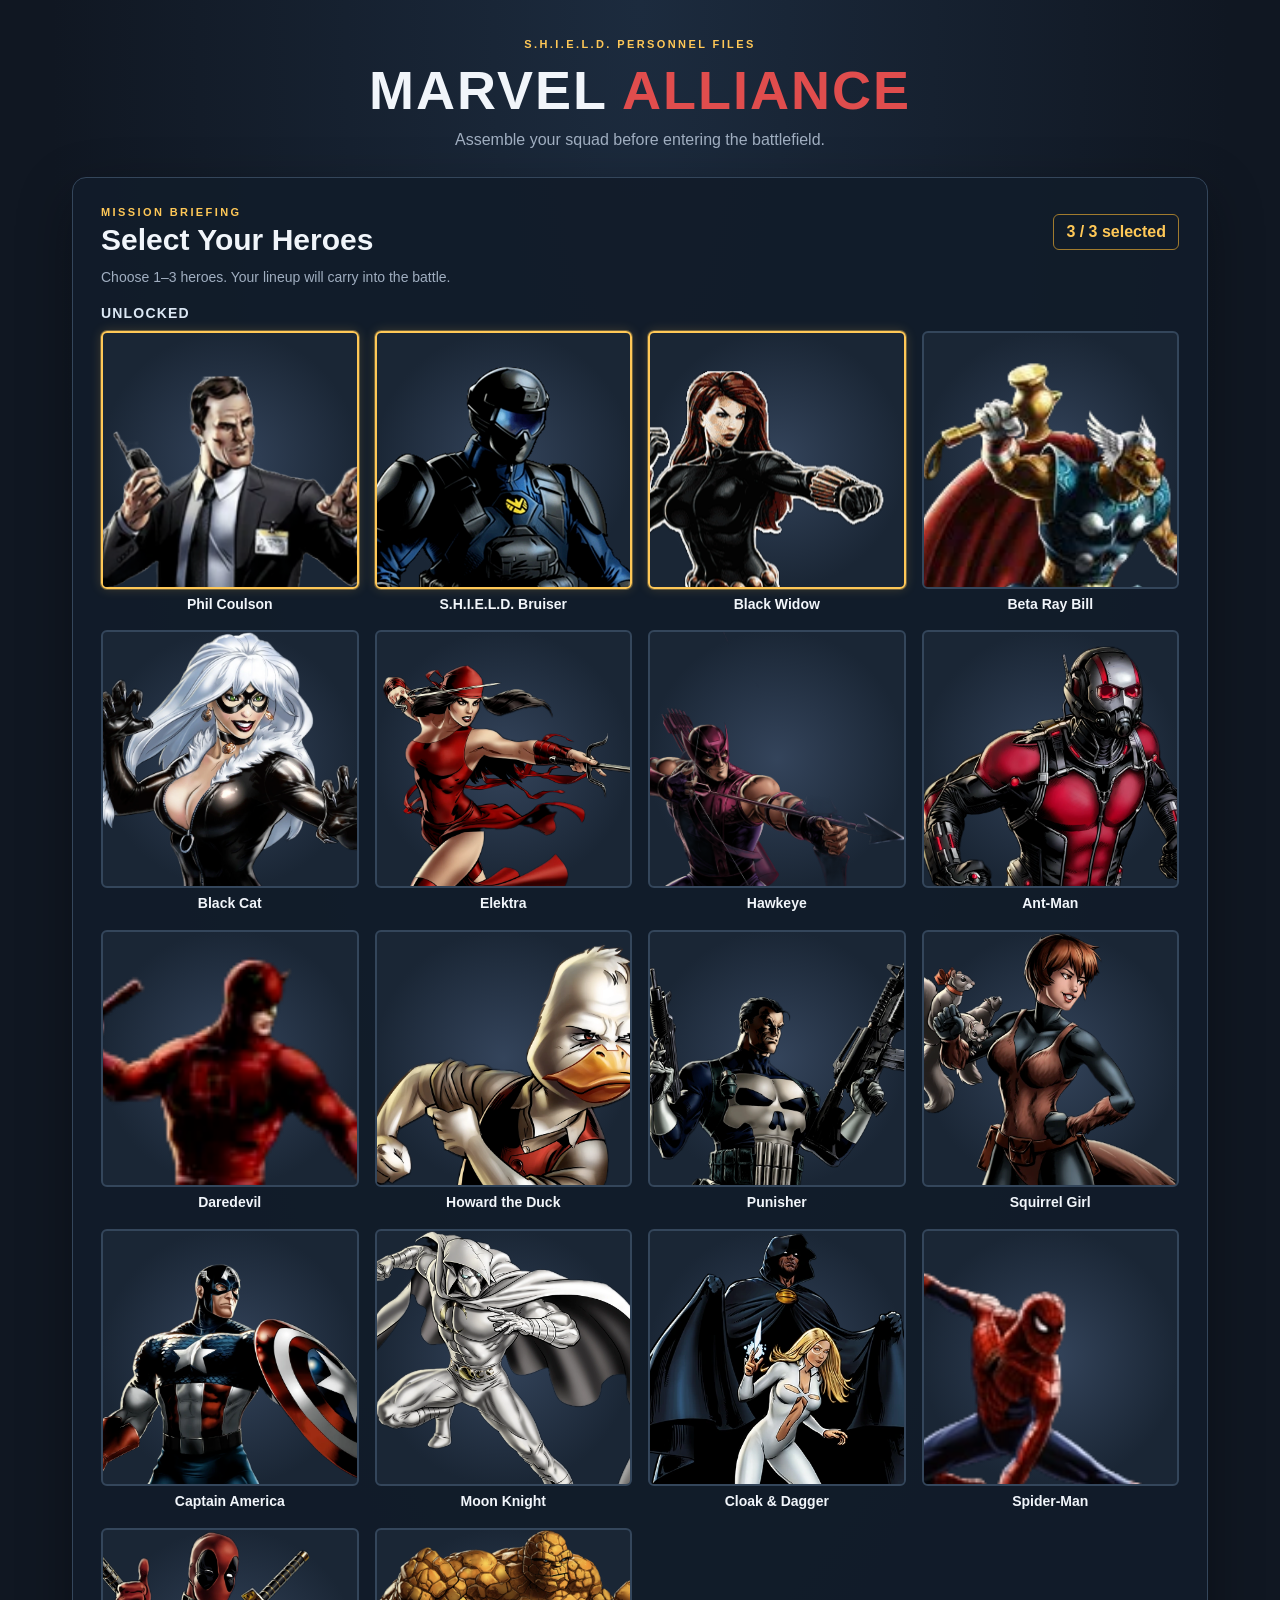
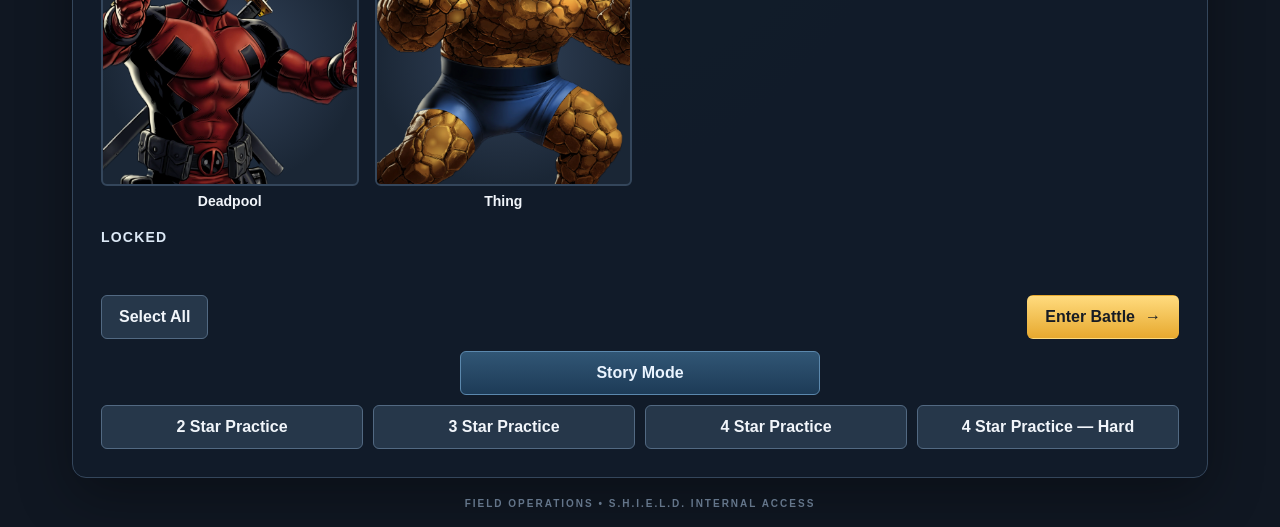
<file: index.html>
<!DOCTYPE html>
<html lang="en">
<head>
  <meta charset="UTF-8">
  <meta name="viewport" content="width=device-width, initial-scale=1.0">
  <meta name="theme-color" content="#101722">
  <title>Marvel Alliance — Character Select</title>
  <link rel="stylesheet" href="select.css?v=20261101-story-mode">
  <script src="select.js?v=20261101-story-mode" defer></script>
</head>
<body>
  <main class="select-shell">
    <header class="select-header">
      <p class="eyebrow">S.H.I.E.L.D. PERSONNEL FILES</p>
      <h1>MARVEL <span>ALLIANCE</span></h1>
      <p class="subtitle">Assemble your squad before entering the battlefield.</p>
    </header>
    <section class="selection-panel" aria-labelledby="selectionTitle">
      <div class="selection-heading">
        <div><p class="eyebrow">MISSION BRIEFING</p><h2 id="selectionTitle">Select Your Heroes</h2></div>
        <p id="selectionCount" class="selection-count" aria-live="polite">3 / 3 selected</p>
      </div>
      <p class="instructions">Choose 1–3 heroes. Your lineup will carry into the battle.</p>
      <section class="character-section" aria-labelledby="unlockedTitle"><h3 id="unlockedTitle" class="character-section-title">Unlocked</h3><div id="unlockedCharacterGrid" class="character-grid"></div></section><section class="character-section locked-section" aria-labelledby="lockedTitle"><h3 id="lockedTitle" class="character-section-title">Locked</h3><div id="lockedCharacterGrid" class="character-grid"></div></section>
      <p id="selectionError" class="selection-error" role="alert"></p>
      <div class="launch-row">
        <button id="selectAllBtn" class="secondary-button" type="button">Select All</button>
        <button id="startBattleBtn" class="primary-button" type="button">Enter Battle <span aria-hidden="true">→</span></button>
      </div>
      <div class="story-mode-row"><button id="storyModeBtn" class="secondary-button story-mode-button" type="button">Story Mode</button></div>
      <div class="practice-row" aria-label="Practice battles">
        <button id="practice2StarBtn" class="secondary-button practice-button" type="button">2 Star Practice</button>
        <button id="practice3StarBtn" class="secondary-button practice-button" type="button">3 Star Practice</button>
        <button id="practice4StarBtn" class="secondary-button practice-button" type="button">4 Star Practice</button>
        <button id="practice4StarHardBtn" class="secondary-button practice-button" type="button">4 Star Practice — Hard</button>
      </div>
    </section>
    <footer>FIELD OPERATIONS • S.H.I.E.L.D. INTERNAL ACCESS</footer>
  </main>
</body>
</html>
</file>
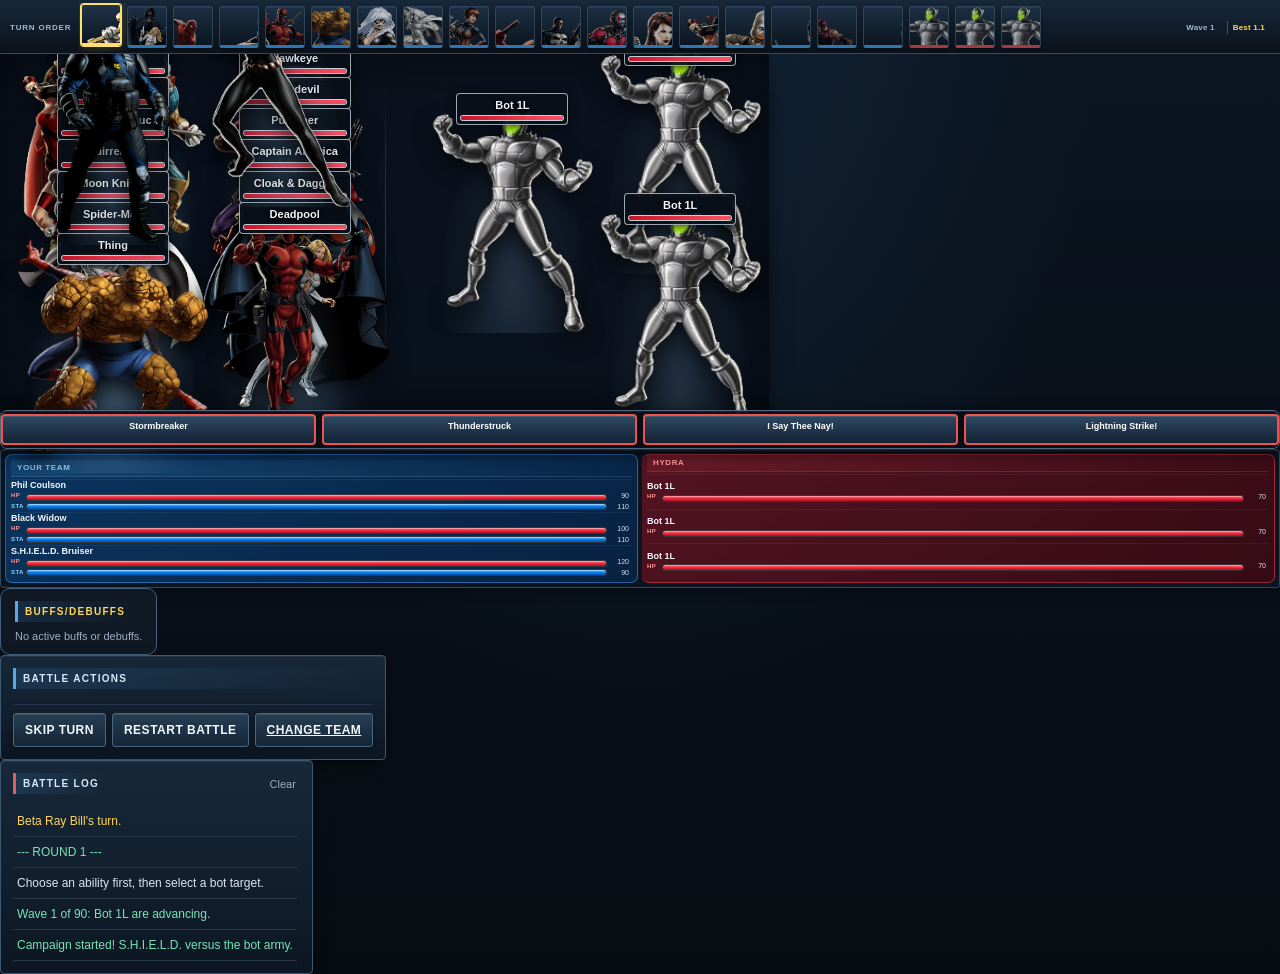
<file: battle/index.html>
<!DOCTYPE html>
<html lang="en">
<head>
  <meta charset="UTF-8">
  <meta name="viewport" content="width=device-width, initial-scale=1.0">
  <meta name="theme-color" content="#101722">
  <title>Marvel Alliance - Battle Prototype</title>
  <link rel="stylesheet" href="../style.css?v=20261031-best-run">
  <script src="../game.js?v=20261031-battle-fix" defer></script>
</head>
<body>
  <section id="turnOrder" class="turn-order" aria-label="Turn order"></section>
  <main class="game">
    <section class="battlefield">
      <div class="battle-side hero-side"><div id="heroTeam" class="team-grid"></div></div>
      <div class="battle-side enemy-side"><div id="enemyTeam" class="team-grid"></div></div>
    </section>
    <div id="moveDock" class="move-dock" aria-label="Available attacks"></div>
    <section id="teamRoster" class="team-roster" aria-label="Team health and stamina"></section>
    <section class="buffs-debuffs-panel" aria-live="polite">
      <h3 class="section-heading">BUFFS/DEBUFFS</h3>
      <div id="buffsDebuffsList" class="buffs-debuffs-list"><p class="buffs-debuffs-empty">No active buffs or debuffs.</p></div>
    </section>
    <section class="combat-panel">
      <h3 class="section-heading">BATTLE ACTIONS</h3>
      <div class="action-row">
        <button id="endTurnBtn" class="secondary-button">Skip Turn</button>
        <button id="restartBtn" class="secondary-button">Restart Battle</button>
        <a class="secondary-button" href="../">Change Team</a>
      </div>
    </section>
    <section class="log-panel">
      <div class="log-heading"><h2>BATTLE LOG</h2><button id="clearLogBtn" class="text-button">Clear</button></div>
      <div id="battleLog" class="battle-log" aria-live="polite"></div>
    </section>
  </main>
  <div id="moveInfoOverlay" class="move-info-overlay hidden" role="dialog" aria-modal="true" aria-labelledby="moveInfoTitle">
    <div class="move-info-card">
      <button id="closeMoveInfoBtn" class="move-info-close" type="button" aria-label="Close move information">×</button>
      <div id="moveInfoIcon" class="move-info-icon" aria-hidden="true"></div>
      <p class="eyebrow">ABILITY DETAILS</p><h2 id="moveInfoTitle">Move</h2>
      <p id="moveInfoDescription"></p><div id="moveInfoStats" class="move-info-stats"></div>
      <button id="selectMoveBtn" class="primary-button move-select-button" type="button">Select Move</button>
    </div>
  </div>
  <div id="effectsInfoOverlay" class="move-info-overlay hidden" role="dialog" aria-modal="true" aria-labelledby="effectsInfoTitle">
    <div class="move-info-card effects-info-card">
      <button id="closeEffectsInfoBtn" class="move-info-close" type="button" aria-label="Close active effects">×</button>
      <div class="move-info-icon effects-info-icon" aria-hidden="true">±</div>
      <p class="eyebrow">CHARACTER STATUS</p>
      <h2 id="effectsInfoTitle">Active Effects</h2>
      <p id="effectsInfoDescription">Current buffs and debuffs.</p>
      <div id="effectsInfoList" class="effects-info-list"></div>
    </div>
  </div>
  <div id="waveAnnouncement" class="wave-announcement hidden" aria-live="polite" aria-atomic="true"></div>
  <div id="resultOverlay" class="overlay hidden">
    <div class="result-card"><p class="eyebrow">BATTLE COMPLETE</p><h2 id="resultTitle">VICTORY</h2><p id="resultMessage"></p><button id="playAgainBtn" class="primary-button">Play Again</button></div>
  </div>
</body>
</html>
</file>
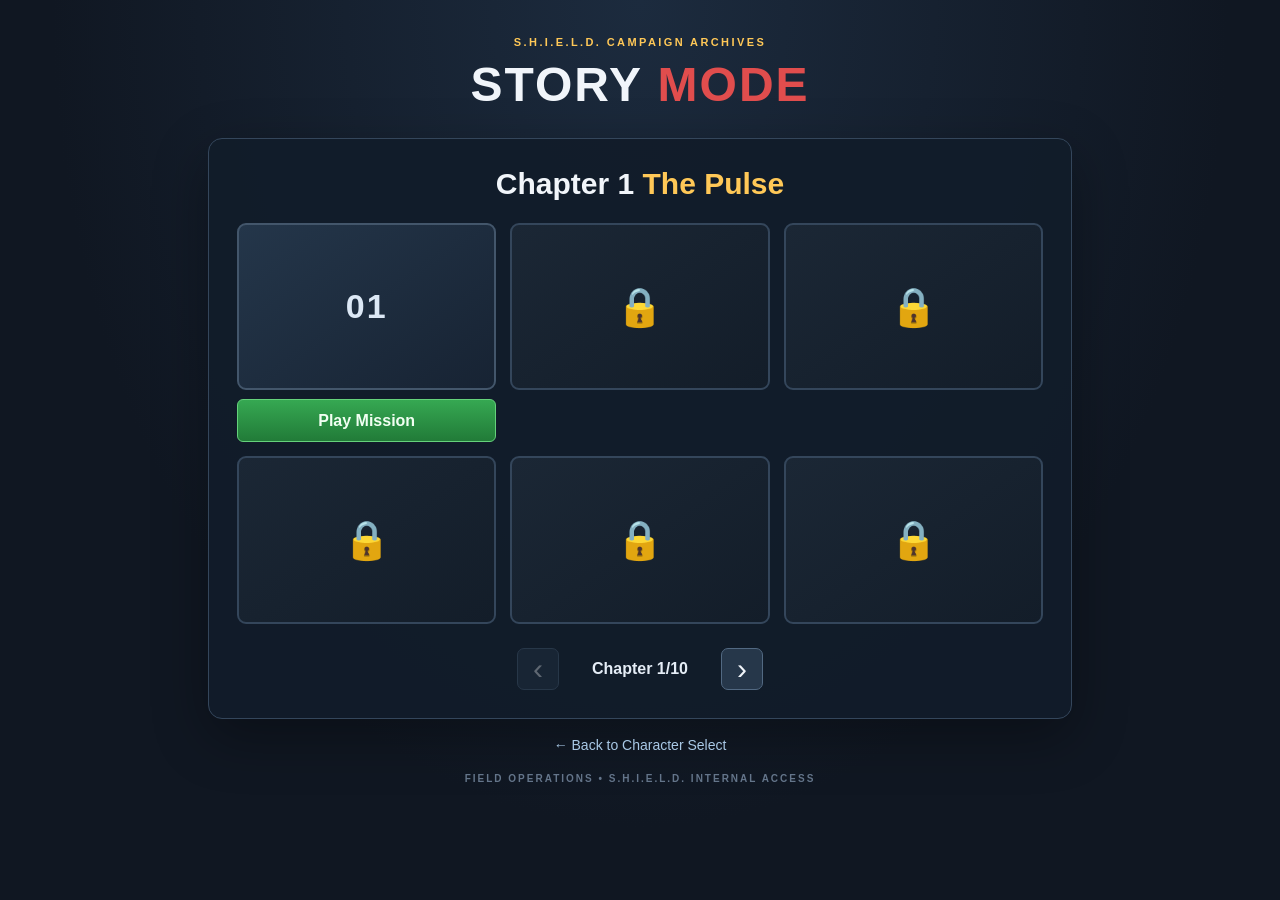
<file: story/index.html>
<!DOCTYPE html>
<html lang="en">
<head>
<meta charset="UTF-8"><meta name="viewport" content="width=device-width, initial-scale=1.0"><meta name="theme-color" content="#101722">
<title>Marvel Alliance — Story Mode</title>
<link rel="stylesheet" href="story.css?v=20261101-story-mode"><script src="story.js?v=20261101-story-mode" defer></script>
</head>
<body>
<main class="story-shell">
<header class="story-header"><p class="eyebrow">S.H.I.E.L.D. CAMPAIGN ARCHIVES</p><h1>STORY <span>MODE</span></h1></header>
<section class="story-panel" aria-labelledby="chapterTitle">
<div class="chapter-heading"><h2 id="chapterTitle">Chapter 1 <span>The Pulse</span></h2></div>
<div id="missionGrid" class="mission-grid" aria-label="Chapter missions"></div>
<nav class="chapter-navigation" aria-label="Chapter navigation">
<button id="previousChapter" class="chapter-arrow" type="button" aria-label="Previous chapter">‹</button>
<p id="chapterCount" aria-live="polite">Chapter 1/10</p>
<button id="nextChapter" class="chapter-arrow" type="button" aria-label="Next chapter">›</button>
</nav>
</section>
<a class="back-link" href="../">← Back to Character Select</a>
<footer>FIELD OPERATIONS • S.H.I.E.L.D. INTERNAL ACCESS</footer>
</main>
</body></html>
</file>
<file: select.css>
:root { --bg:#101722; --border:#34465b; --text:#f1f5fa; --muted:#a0aec0; --gold:#ffc857; --blue:#4da3ff; }
* { box-sizing:border-box; }
body { margin:0; min-height:100vh; color:var(--text); background:radial-gradient(ellipse at top,#1c2b3e 0%,var(--bg) 65%); font-family:Arial,Helvetica,sans-serif; }
button { font:inherit; } button:focus-visible { outline:3px solid var(--gold); outline-offset:3px; }
.select-shell { width:min(1180px,100%); margin:0 auto; padding:30px 22px 18px; }
.select-header { text-align:center; margin:8px 0 28px; }
.eyebrow { margin:0 0 9px; color:var(--gold); font-size:11px; font-weight:800; letter-spacing:2.4px; }
h1 { margin:0; font-size:clamp(30px,6vw,54px); letter-spacing:2px; } h1 span { color:#e04d4d; }
.subtitle { margin:10px 0 0; color:var(--muted); }
.selection-panel { padding:clamp(16px,3vw,28px); background:rgba(18,28,42,.94); border:1px solid var(--border); border-radius:14px; box-shadow:0 18px 55px #0005; }
.selection-heading { display:flex; justify-content:space-between; align-items:center; gap:14px; } .selection-heading .eyebrow { margin-bottom:5px; }
h2 { margin:0; font-size:clamp(22px,4vw,30px); }
.selection-count { margin:0; padding:8px 12px; border:1px solid #a17b2e; border-radius:6px; color:var(--gold); font-weight:800; white-space:nowrap; }
.instructions { margin:12px 0 20px; color:var(--muted); font-size:14px; }
.character-grid { display:grid; grid-template-columns:repeat(4,minmax(0,1fr)); gap:16px; }
.character-card { min-width:0; padding:0; overflow:hidden; text-align:left; color:var(--text); background:#131d2a; border:2px solid #34465b; border-radius:10px; cursor:pointer; transition:border-color .16s,transform .16s,background .16s; }
.character-card:hover { transform:translateY(-3px); background:#1a293a; } .character-card.selected { border-color:var(--gold); box-shadow:0 0 0 1px #ffc85755,0 8px 25px #0003; }
.character-art { height:220px; display:flex; align-items:flex-end; justify-content:center; overflow:hidden; background:linear-gradient(180deg,#263a50,#111a27); }
.character-art img { width:100%; height:100%; object-fit:contain; object-position:center bottom; }
.character-art.portrait-missing:after { content:"S.H.I.E.L.D."; color:#647c97; font-size:26px; font-weight:900; align-self:center; }
.character-content { padding:15px; } .character-content h3 { margin:0; font-size:19px; }
.character-role { margin:5px 0 10px; color:var(--blue); font-size:12px; font-weight:700; }
.character-description { min-height:56px; margin:0 0 13px; color:#c3ceda; font-size:13px; line-height:1.45; }
.character-stats { display:grid; grid-template-columns:repeat(6,minmax(0,1fr)); gap:4px; padding:10px 0; border-top:1px solid #34465b; border-bottom:1px solid #34465b; }
.character-stats span { display:grid; gap:3px; text-align:center; } .character-stats small { color:var(--muted); font-size:9px; font-weight:800; } .character-stats b { font-size:14px; }
.selection-badge { display:block; margin-top:13px; color:var(--muted); font-size:10px; font-weight:900; letter-spacing:1px; } .character-card.selected .selection-badge { color:var(--gold); }
.selection-error { min-height:18px; margin:10px 0 0; color:#ff8585; font-size:13px; }
.launch-row { display:flex; justify-content:space-between; gap:12px; margin-top:8px; }
.primary-button,.secondary-button { display:inline-flex; justify-content:center; align-items:center; gap:10px; min-height:44px; padding:11px 17px; border:1px solid transparent; border-radius:6px; font-weight:800; text-decoration:none; cursor:pointer; }
.primary-button { color:#171c24; background:linear-gradient(180deg,#ffdb7e,#e7a92f); } .primary-button:hover:not(:disabled) { filter:brightness(1.08); } .primary-button:disabled { opacity:.45; cursor:not-allowed; }
.secondary-button { color:var(--text); background:#26374a; border-color:#526982; } .secondary-button:hover { background:#30465d; }
footer { margin:20px 0 0; color:#64758a; font-size:10px; font-weight:700; letter-spacing:2px; text-align:center; }
@media(max-width:760px) { .select-shell { padding:20px 12px 14px; } .character-grid { grid-template-columns:1fr; gap:12px; } .character-card { display:grid; grid-template-columns:minmax(105px,34%) minmax(0,1fr); } .character-art { height:100%; min-height:230px; } .character-content { padding:12px; } .character-content h3 { font-size:17px; } .character-description { min-height:0; font-size:12px; } .selection-heading { align-items:flex-start; flex-direction:column; } }
@media(prefers-reduced-motion:reduce) { .character-card { transition:none; } }


/* Compact portrait-only character selection cards. */
.character-grid {
  align-items: start;
}
.character-card {
  display: flex;
  flex-direction: column;
  text-align: center;
}
.character-art {
  width: 100%;
  height: auto;
  aspect-ratio: 1 / 1;
  min-height: 0;
  flex: 0 0 auto;
}
.character-content {
  width: 100%;
  padding: 9px 6px;
}
.character-content h3 {
  margin: 0;
  font-size: 15px;
  line-height: 1.2;
  overflow-wrap: anywhere;
}
@media (max-width: 760px) {
  .select-shell {
    padding: 12px 6px 12px;
  }
  .selection-panel {
    padding: 10px 6px;
  }
  .character-grid {
    grid-template-columns: repeat(5, minmax(0, 1fr));
    gap: 5px;
  }
  .character-card {
    border-width: 1px;
    border-radius: 5px;
  }
  .character-content {
    padding: 5px 2px;
  }
  .character-content h3 {
    font-size: clamp(8px, 2.6vw, 11px);
    line-height: 1.15;
  }
}


/* Character portrait framing and unlocked/locked sections. */
.character-section { margin-top: 18px; }
.character-section-title {
  margin: 0 0 10px;
  color: #dce8f5;
  font-size: 14px;
  font-weight: 800;
  letter-spacing: 1.2px;
  text-transform: uppercase;
}
.character-card {
  overflow: visible;
  gap: 0;
  padding: 0;
  background: transparent;
  border: 0;
  border-radius: 0;
  box-shadow: none;
}
.character-card:hover { background: transparent; }
.character-card.selected { background: transparent; box-shadow: none; }
.character-art {
  aspect-ratio: 1 / 1;
  border: 2px solid #34465b;
  border-radius: 6px;
  background: radial-gradient(circle, #34445b, #1a2635 72%);
}
.character-card.selected .character-art {
  border-color: var(--gold);
  box-shadow: 0 0 0 1px #ffc85755, 0 0 12px #ffc85733;
}
.character-art img {
  object-fit: cover;
  object-position: center 24%;
  transform: scale(1.3);
  transform-origin: center 28%;
}
.character-content {
  padding: 7px 2px 2px;
}
.character-content h3 {
  font-size: 14px;
  line-height: 1.2;
}
.locked-section .character-grid {
  min-height: 4px;
}
@media (max-width: 760px) {
  .character-section { margin-top: 14px; }
  .character-section-title { margin-bottom: 7px; font-size: 11px; }
  .character-art { border-width: 1px; border-radius: 4px; }
  .character-art img { transform: scale(1.3); }
  .character-content { padding: 5px 1px 2px; }
  .character-content h3 { font-size: clamp(8px, 2.6vw, 11px); }
}


/* Reframe the crop toward the top of each portrait so faces are centered. */
.character-art img {
  object-position: center top !important;
  transform: scale(1.3) !important;
  transform-origin: center top !important;
}
@media (max-width: 760px) {
  .character-art img {
    object-position: center top !important;
    transform: scale(1.3) !important;
    transform-origin: center top !important;
  }
}


/* Individual portrait framing corrections for character select. */
.character-art img.portrait-elektra {
  transform: translateX(14%) scale(1.3) !important;
}
.character-art img.portrait-hawkeye {
  transform: translateY(-10%) scale(1.3) !important;
}
.character-art img.portrait-punisher {
  transform: translateY(-5%) scale(1.3) !important;
}

/* Individually framed portraits based on the face locations in the source artwork. */
.character-art img.portrait-phil { transform: translateY(14%) scale(1.3) !important; }
.character-art img.portrait-bruiser { transform: translateY(12%) scale(1.3) !important; }
.character-art img.portrait-blackwidow { transform: translateY(15%) scale(1.3) !important; }
.character-art img.portrait-beta-ray-bill { transform: translateY(12%) scale(1.3) !important; }
.character-art img.portrait-elektra { transform: translate(14%, 12%) scale(1.3) !important; }
.character-art img.portrait-daredevil { transform: translateY(10%) scale(2) !important; }
.character-art img.portrait-captainamerica { transform: translateY(13%) scale(1.3) !important; }


/* Practice battle choices below the main launch button. */
.practice-row {
  display: flex;
  gap: 10px;
  margin-top: 10px;
}
.practice-button {
  flex: 1 1 0;
  min-width: 0;
  text-align: center;
}
@media (max-width: 480px) {
  .practice-row { gap: 6px; }
  .practice-button { padding: 10px 6px; font-size: 12px; }
}


/* Story Mode entry point */
.story-mode-row { display:flex; justify-content:center; margin-top:12px; }
.story-mode-button { width:min(100%,360px); color:#eaf4ff; background:linear-gradient(180deg,#315675,#1d3b57); border:1px solid #5b88ad; }
.story-mode-button:hover { background:linear-gradient(180deg,#3b668b,#244967); }
</file>
<file: style.css>
:root {
  --bg: #101722;
  --panel: #192433;
  --panel-light: #202f42;
  --border: #34465b;
  --text: #f1f5fa;
  --muted: #a0aec0;
  --red: #ef5350;
  --blue: #4da3ff;
  --green: #4bd49a;
  --gold: #ffc857;
}

* {
  box-sizing: border-box;
}

body {
  margin: 0;
  min-height: 100vh;
  background:
    radial-gradient(ellipse at top, #1c2b3e 0%, var(--bg) 60%);
  color: var(--text);
  font-family: Arial, Helvetica, sans-serif;
}

button {
  font: inherit;
}

button:focus-visible {
  outline: 2px solid var(--gold);
  outline-offset: 3px;
}

.topbar {
  display: flex;
  justify-content: space-between;
  align-items: center;
  gap: 16px;
  padding: 18px clamp(14px, 4vw, 42px);
  background: #0b111a;
  border-bottom: 1px solid var(--border);
}

.topbar h1 {
  margin: 0;
  font-size: clamp(20px, 3vw, 30px);
  letter-spacing: 2px;
}

.topbar h1 span {
  color: var(--red);
}

.subtitle,
.eyebrow {
  color: var(--muted);
  font-size: 10px;
  letter-spacing: 2px;
  font-weight: bold;
}

.subtitle {
  margin: 5px 0 0;
}

.battle-info {
  display: flex;
  flex-direction: column;
  align-items: flex-end;
  gap: 6px;
  font-size: 11px;
  font-weight: bold;
  letter-spacing: 1px;
}

#roundLabel {
  color: var(--gold);
}

#turnLabel {
  color: var(--green);
}

.game {
  width: min(1200px, 100%);
  margin: 0 auto;
  padding: 20px;
  display: grid;
  grid-template-columns: minmax(0, 1.2fr) minmax(300px, 0.9fr);
  gap: 18px;
  align-items: start;
}

.battlefield,
.combat-panel,
.log-panel {
  min-width: 0;
  background: rgba(25, 36, 51, 0.95);
  border: 1px solid var(--border);
  border-radius: 14px;
  padding: 16px;
}

.battlefield {
  grid-row: span 2;
}

.team-heading,
.log-heading {
  display: flex;
  justify-content: space-between;
  align-items: center;
  gap: 10px;
}

.team-heading h2,
.log-heading h2 {
  margin: 0;
  font-size: 12px;
  letter-spacing: 1.5px;
}

.team-heading > span {
  color: var(--muted);
  font-size: 10px;
  font-weight: bold;
}

.enemy-heading h2 {
  color: #ff8585;
}

.team-grid {
  display: grid;
  grid-template-columns: repeat(3, minmax(0, 1fr));
  gap: 10px;
  margin-top: 14px;
}

.unit {
  position: relative;
  min-width: 0;
  padding: 8px;
  background: #131d2a;
  border: 2px solid transparent;
  border-radius: 10px;
  cursor: pointer;
  text-align: center;
  transition: border-color 0.15s, background 0.15s, transform 0.15s;
}

.unit:hover:not(.dead) {
  background: #1d2a3b;
  transform: translateY(-2px);
}

.unit.selected {
  border-color: var(--gold);
  background: #293044;
}

.unit.active-turn {
  box-shadow: 0 0 0 2px var(--blue);
}

.unit.enemy.selected {
  border-color: var(--red);
}

.unit.dead {
  opacity: 0.35;
  filter: grayscale(1);
  cursor: not-allowed;
}

.portrait {
  height: clamp(90px, 15vw, 170px);
  display: flex;
  align-items: center;
  justify-content: center;
  overflow: hidden;
  border-radius: 7px;
  background:
    radial-gradient(circle, #34445b, #1a2635 72%);
  margin-bottom: 8px;
}

.portrait img {
  width: 100%;
  height: 100%;
  object-fit: contain;
  display: block;
}

.unit-name {
  min-height: 30px;
  display: flex;
  align-items: center;
  justify-content: center;
  font-size: clamp(10px, 1.2vw, 13px);
  font-weight: bold;
  overflow-wrap: anywhere;
}

.unit-status {
  min-height: 13px;
  margin-top: 3px;
  color: var(--gold);
  font-size: 9px;
  font-weight: bold;
}

.bar-label {
  display: flex;
  justify-content: space-between;
  gap: 4px;
  margin: 7px 0 3px;
  color: var(--muted);
  font-size: 9px;
}

.bar {
  height: 7px;
  overflow: hidden;
  border-radius: 5px;
  background: #080d14;
}

.bar-fill {
  height: 100%;
  width: 100%;
  border-radius: inherit;
  transition: width 0.25s;
}

.health-fill {
  background: linear-gradient(90deg, #c83232, #ff6868);
}

.stamina-fill {
  background: linear-gradient(90deg, #1678cc, #65c6ff);
}

.battle-divider {
  display: flex;
  align-items: center;
  gap: 12px;
  margin: 20px 0;
}

.battle-divider span {
  color: var(--red);
  font-size: 20px;
  font-weight: 900;
  font-style: italic;
}

.battle-divider div {
  flex: 1;
  height: 1px;
  background: var(--border);
}

.combat-panel {
  display: flex;
  flex-direction: column;
  gap: 14px;
}

.selected-info {
  display: flex;
  justify-content: space-between;
  align-items: center;
  gap: 10px;
}

.selected-info h2 {
  margin: 3px 0;
  font-size: 21px;
}

.selected-info p {
  margin: 4px 0 0;
}

.selected-info .eyebrow {
  margin: 0;
}

#activeDescription {
  color: var(--muted);
  font-size: 12px;
}

.stamina-summary {
  white-space: nowrap;
  padding: 8px;
  border-radius: 7px;
  background: #102b43;
  color: #81ceff;
  font-size: 11px;
  font-weight: bold;
}

.target-summary {
  display: flex;
  justify-content: space-between;
  align-items: center;
  gap: 10px;
  padding: 12px;
  border: 1px solid #663638;
  border-radius: 8px;
  background: #2c2028;
}

.target-summary span {
  color: #ff9c9c;
  font-size: 10px;
  letter-spacing: 1px;
}

.target-summary strong {
  text-align: right;
  font-size: 12px;
}

.section-heading {
  margin: 0;
  font-size: 11px;
  letter-spacing: 1.5px;
}

.ability-list {
  display: grid;
  gap: 8px;
}

.ability {
  display: flex;
  justify-content: space-between;
  align-items: center;
  gap: 10px;
  padding: 12px;
  color: var(--text);
  background: #111c29;
  border: 1px solid var(--border);
  border-radius: 9px;
  cursor: pointer;
  text-align: left;
}

.ability:hover:not(:disabled) {
  border-color: var(--blue);
  background: #1c3045;
}

.ability:disabled {
  opacity: 0.42;
  cursor: not-allowed;
}

.ability-name {
  display: block;
  font-size: 12px;
  font-weight: bold;
}

.ability-description {
  display: block;
  margin-top: 5px;
  color: var(--muted);
  font-size: 10px;
  line-height: 1.4;
}

.ability-cost {
  flex-shrink: 0;
  color: #75c8ff;
  font-size: 11px;
  font-weight: bold;
  text-align: right;
}

.action-row {
  display: flex;
  flex-wrap: wrap;
  gap: 8px;
}

.primary-button,
.secondary-button {
  padding: 11px 14px;
  border: 1px solid var(--border);
  border-radius: 8px;
  cursor: pointer;
  font-size: 12px;
  font-weight: bold;
}

.primary-button {
  color: #111722;
  background: var(--gold);
  border-color: var(--gold);
}

.primary-button:hover {
  filter: brightness(1.08);
}

.secondary-button {
  color: var(--text);
  background: var(--panel-light);
}

.secondary-button:hover {
  border-color: var(--blue);
}

.log-panel {
  max-height: 300px;
  display: flex;
  flex-direction: column;
}

.text-button {
  padding: 4px;
  border: 0;
  background: transparent;
  color: var(--muted);
  cursor: pointer;
  font-size: 11px;
}

.battle-log {
  margin-top: 12px;
  padding-right: 3px;
  overflow-y: auto;
  max-height: 220px;
  font-size: 12px;
  line-height: 1.5;
}

.log-entry {
  padding: 7px 0;
  border-bottom: 1px solid #293747;
  color: #dce5f0;
}

.log-entry:first-child {
  color: var(--gold);
}

.log-entry.damage {
  color: #ff9b9b;
}

.log-entry.good {
  color: #78e3b5;
}

.log-entry.miss {
  color: #a4b0bf;
}

.overlay {
  position: fixed;
  z-index: 10;
  inset: 0;
  display: flex;
  align-items: center;
  justify-content: center;
  padding: 20px;
  background: rgba(4, 8, 14, 0.84);
}

.hidden {
  display: none !important;
}

.result-card {
  width: min(420px, 100%);
  padding: 30px;
  text-align: center;
  background: var(--panel);
  border: 1px solid var(--border);
  border-radius: 16px;
  box-shadow: 0 20px 80px #0008;
}

.result-card h2 {
  margin: 12px 0;
  font-size: 32px;
}

.result-card p:not(.eyebrow) {
  color: var(--muted);
  line-height: 1.6;
}

@media (max-width: 760px) {
  .topbar {
    padding: 14px;
  }

  .game {
    grid-template-columns: minmax(0, 1fr);
    padding: 10px;
    gap: 10px;
  }

  .battlefield {
    grid-row: auto;
    padding: 12px;
  }

  .combat-panel,
  .log-panel {
    padding: 13px;
  }

  .team-grid {
    gap: 6px;
  }

  .unit {
    padding: 5px;
  }

  .portrait {
    height: clamp(85px, 27vw, 145px);
  }

  .unit-name {
    font-size: 11px;
  }

  .battlefield .bar-label {
    font-size: 8px;
  }

  .selected-info h2 {
    font-size: 18px;
  }
}

@media (max-width: 360px) {
  .portrait {
    height: 76px;
  }

  .unit {
    padding: 4px;
  }

  .battle-info {
    font-size: 9px;
  }
}


/* Battlefield layout: two opposing triangle formations */
.game {
  width: min(1400px, 100%);
  grid-template-columns: minmax(0, 1.2fr) minmax(280px, 0.8fr);
}
.battlefield {
  grid-column: 1 / -1;
  grid-row: auto;
  display: grid;
  grid-template-columns: minmax(0, 1fr) auto minmax(0, 1fr);
  align-items: center;
  gap: clamp(8px, 2vw, 24px);
}
.battle-side { min-width: 0; }
.hero-side .team-heading h2 { color: var(--blue); }
.battle-divider { margin: 0; flex-direction: column; }
.battle-divider div { display: none; }

.hero-side .team-grid, .enemy-side .team-grid {
  grid-template-columns: minmax(0, 1fr) minmax(0, 1fr);
  align-items: center;
  gap: clamp(3px, 0.8vw, 12px);
}
.hero-side .team-grid { grid-template-areas: "back-top front" "back-bottom front"; }
.enemy-side .team-grid { grid-template-areas: "front back-top" "front back-bottom"; }
.hero-side .unit:nth-child(1), .enemy-side .unit:nth-child(1) { grid-area: back-top; }
.hero-side .unit:nth-child(2), .enemy-side .unit:nth-child(2) { grid-area: back-bottom; }
.hero-side .unit:nth-child(3), .enemy-side .unit:nth-child(3) { grid-area: front; }

.unit { padding: 4px 2px 8px; background: transparent; border-radius: 6px; }
.unit:hover:not(.dead) { background: rgba(255,255,255,0.04); }
.unit.selected { background: rgba(255,200,87,0.08); }
.unit.enemy.selected { background: rgba(239,83,80,0.08); }
.portrait { height: clamp(90px, 13vw, 175px); background: transparent; border-radius: 0; }

.unit.attacking.hero { animation: hero-lunge 0.5s ease-in-out; z-index: 2; }
.unit.attacking.enemy { animation: enemy-lunge 0.5s ease-in-out; z-index: 2; }
.unit.taking-hit { animation: hit-flash 0.5s ease-in-out; z-index: 2; }
@keyframes hero-lunge {
  0%, 100% { transform: translateX(0) scale(1); }
  35%, 65% { transform: translateX(18px) scale(1.05); }
}
@keyframes enemy-lunge {
  0%, 100% { transform: translateX(0) scale(1); }
  35%, 65% { transform: translateX(-18px) scale(1.05); }
}
@keyframes hit-flash {
  0%, 100% { transform: translateX(0); filter: brightness(1); }
  20%, 60% { transform: translateX(-5px); filter: brightness(2) saturate(1.5); }
  40%, 80% { transform: translateX(5px); filter: brightness(0.8); }
}
.ability.chosen-ability { border-color: var(--gold); background: #3a3020; box-shadow: 0 0 0 1px var(--gold); }
.combat-panel { grid-column: 1; }
.log-panel { grid-column: 2; }

@media (max-width: 760px) {
  .game { grid-template-columns: minmax(0, 1fr); padding: 10px; gap: 10px; }
  .battlefield { grid-column: 1; grid-row: auto; grid-template-columns: minmax(0, 1fr) auto minmax(0, 1fr); gap: 4px; padding: 10px 6px; }
  .combat-panel, .log-panel { grid-column: 1; padding: 13px; }
  .team-heading { align-items: flex-start; flex-direction: column; gap: 4px; }
  .team-heading h2 { font-size: 10px; letter-spacing: 1px; }
  .hero-side .team-grid, .enemy-side .team-grid { gap: 3px; }
  .unit { padding: 3px 1px 5px; }
  .portrait { height: clamp(60px, 17vw, 115px); }
  .unit-name { font-size: 10px; }
}
@media (prefers-reduced-motion: reduce) {
  .unit.attacking.hero, .unit.attacking.enemy, .unit.taking-hit { animation-duration: 0.01ms; }
}


/* Selection is indicated around the name only, not the whole character. */
.unit,
.unit:hover:not(.dead),
.unit.selected,
.unit.enemy.selected {
  border-color: transparent;
  box-shadow: none;
  background: transparent;
  transform: none;
}
.unit-name {
  width: fit-content;
  max-width: 100%;
  margin: 2px auto 4px;
  padding: 5px 9px;
  border: 2px solid transparent;
  border-radius: 999px;
  transition: border-color 0.15s, background 0.15s;
}
.unit.selected .unit-name {
  border-color: var(--gold);
  background: rgba(255, 200, 87, 0.12);
}
.unit.enemy.selected .unit-name {
  border-color: var(--red);
  background: rgba(239, 83, 80, 0.14);
}
.unit.active-turn .unit-name {
  text-shadow: 0 0 10px rgba(77, 163, 255, 0.9);
}

/* More readable, arcade-style combat animation effects. */
.unit.attacking.hero { animation: hero-charge 0.72s cubic-bezier(.2,.8,.2,1); z-index: 4; }
.unit.attacking.enemy { animation: enemy-charge 0.72s cubic-bezier(.2,.8,.2,1); z-index: 4; }
.unit.taking-hit { animation: hit-reaction 0.65s ease-out; z-index: 5; }

@keyframes hero-charge {
  0% { transform: translateX(0) scale(1); }
  28% { transform: translateX(22px) scale(1.08); }
  48% { transform: translateX(34px) scale(1.12); filter: brightness(1.45); }
  68% { transform: translateX(18px) scale(1.04); }
  100% { transform: translateX(0) scale(1); filter: brightness(1); }
}
@keyframes enemy-charge {
  0% { transform: translateX(0) scale(1); }
  28% { transform: translateX(-22px) scale(1.08); }
  48% { transform: translateX(-34px) scale(1.12); filter: brightness(1.45); }
  68% { transform: translateX(-18px) scale(1.04); }
  100% { transform: translateX(0) scale(1); filter: brightness(1); }
}
@keyframes hit-reaction {
  0%, 100% { transform: translateX(0) scale(1); filter: brightness(1); }
  15% { transform: translateX(-12px) rotate(-3deg) scale(.96); filter: brightness(2.3); }
  32% { transform: translateX(10px) rotate(3deg); }
  49% { transform: translateX(-7px) rotate(-2deg); filter: brightness(1.35); }
  66% { transform: translateX(4px); }
}
.combat-effect {
  position: absolute;
  z-index: 8;
  pointer-events: none;
  left: 50%;
  top: 38%;
}
.combat-effect.slash {
  width: 80%;
  height: 8px;
  border-radius: 999px;
  background: linear-gradient(90deg, transparent, #fff 25%, #8fe8ff 55%, #fff 75%, transparent);
  box-shadow: 0 0 12px #63d8ff, 0 0 24px #369dff;
  transform: translate(-50%, -50%) rotate(-35deg) scaleX(0);
  animation: slash-strike .38s ease-out forwards;
}
.combat-effect.projectile {
  width: 16px;
  height: 16px;
  border-radius: 50%;
  background: #9ff4ff;
  box-shadow: 0 0 8px 4px #42bfff, 0 0 24px 10px #1678ff;
  animation: projectile-shot .5s ease-in forwards;
}
.combat-effect.impact-burst {
  width: 28px;
  height: 28px;
  border: 4px solid #fff3a1;
  border-radius: 50%;
  box-shadow: 0 0 16px 5px #ff673d, inset 0 0 10px #ffb13b;
  transform: translate(-50%, -50%) scale(.1);
  animation: impact-pop .42s ease-out forwards;
}
.damage-number {
  position: absolute;
  z-index: 12;
  left: 50%;
  top: 22%;
  color: #fff;
  font-size: clamp(16px, 2vw, 25px);
  font-weight: 900;
  letter-spacing: .5px;
  white-space: nowrap;
  pointer-events: none;
  text-shadow: 0 2px 3px #000, 0 0 10px #ff382d;
  animation: damage-rise .9s ease-out forwards;
}
.damage-number.critical { color: #ffe36e; font-size: clamp(20px, 2.4vw, 30px); }
.damage-number.miss-number { color: #b9e5ff; text-shadow: 0 2px 3px #000, 0 0 10px #399dff; }
@keyframes slash-strike {
  0% { opacity: 0; transform: translate(-50%, -50%) rotate(-35deg) scaleX(0); }
  25% { opacity: 1; transform: translate(-50%, -50%) rotate(-35deg) scaleX(1); }
  100% { opacity: 0; transform: translate(-50%, -50%) rotate(-35deg) scaleX(.5) translateY(-16px); }
}
@keyframes projectile-shot {
  0% { opacity: 0; transform: translate(-50%, -50%) translateX(-22px) scale(.5); }
  20% { opacity: 1; }
  100% { opacity: 0; transform: translate(-50%, -50%) translateX(90px) scale(1.35); }
}
@keyframes impact-pop {
  0% { opacity: 0; transform: translate(-50%, -50%) scale(.1); }
  30% { opacity: 1; transform: translate(-50%, -50%) scale(1.2); }
  100% { opacity: 0; transform: translate(-50%, -50%) scale(1.8); }
}
@keyframes damage-rise {
  0% { opacity: 0; transform: translate(-50%, 10px) scale(.7); }
  18% { opacity: 1; transform: translate(-50%, -4px) scale(1.1); }
  100% { opacity: 0; transform: translate(-50%, -42px) scale(1); }
}
@media (prefers-reduced-motion: reduce) {
  .unit.attacking.hero, .unit.attacking.enemy, .unit.taking-hit,
  .combat-effect, .damage-number { animation-duration: .01ms !important; }
}


/* Actual approach-and-strike movement, calculated from the attacker's and target's positions. */
.unit.attacking {
  will-change: transform, filter;
  z-index: 20 !important;
}
.unit.attacking.hero,
.unit.attacking.enemy {
  animation: approach-strike 900ms cubic-bezier(.18,.78,.22,1) both !important;
}
.unit.taking-hit {
  will-change: transform, filter;
  animation: target-impact 680ms ease-out both !important;
  z-index: 21 !important;
}
@keyframes approach-strike {
  0% {
    transform: translate(0, 0) scale(1);
    filter: brightness(1);
  }
  30% {
    transform: translate(var(--attack-x, 35px), var(--attack-y, 0px)) scale(1.1);
    filter: brightness(1.25);
  }
  43%, 56% {
    transform: translate(var(--attack-x, 35px), var(--attack-y, 0px)) scale(1.17) rotate(-2deg);
    filter: brightness(1.65) saturate(1.25);
  }
  66% {
    transform: translate(calc(var(--attack-x, 35px) - 9px), calc(var(--attack-y, 0px) - 2px)) scale(1.08);
    filter: brightness(1.2);
  }
  100% {
    transform: translate(0, 0) scale(1);
    filter: brightness(1);
  }
}
@keyframes target-impact {
  0%, 100% { transform: translate(0, 0) scale(1); filter: brightness(1); }
  18% { transform: translate(9px, -3px) scale(.94); filter: brightness(2.4) saturate(1.5); }
  34% { transform: translate(-7px, 2px) scale(1.02); }
  50% { transform: translate(5px, 0) scale(.98); filter: brightness(1.45); }
  70% { transform: translate(-2px, 0) scale(1); }
}
.combat-effect.slash {
  width: clamp(45px, 7vw, 95px);
  height: 10px;
  transform-origin: center;
  animation: traveling-slash 420ms ease-out both !important;
}
.combat-effect.projectile {
  animation: traveling-projectile 430ms cubic-bezier(.2,.7,.2,1) both !important;
}
.combat-effect.impact-burst {
  width: 34px;
  height: 34px;
  animation: impact-pop 520ms ease-out both !important;
}
@keyframes traveling-slash {
  0% {
    opacity: 0;
    transform: translate(-50%, -50%) rotate(-38deg) scaleX(.1);
  }
  20% {
    opacity: 1;
    transform: translate(-50%, -50%) rotate(-38deg) scaleX(1);
  }
  100% {
    opacity: 0;
    transform: translate(calc(-50% + var(--target-x, 80px)), calc(-50% + var(--target-y, 0px))) rotate(-38deg) scaleX(.7);
  }
}
@keyframes traveling-projectile {
  0% {
    opacity: 0;
    transform: translate(-50%, -50%) scale(.45);
  }
  12% { opacity: 1; }
  82% {
    opacity: 1;
    transform: translate(calc(-50% + var(--target-x, 80px)), calc(-50% + var(--target-y, 0px))) scale(1.2);
  }
  100% {
    opacity: 0;
    transform: translate(calc(-50% + var(--target-x, 80px)), calc(-50% + var(--target-y, 0px))) scale(1.7);
  }
}
/* Keep combat feedback visible on phones, including devices with reduced-motion enabled. */
@media (prefers-reduced-motion: reduce) {
  .unit.attacking.hero,
  .unit.attacking.enemy {
    animation-duration: 900ms !important;
  }
  .unit.taking-hit { animation-duration: 680ms !important; }
  .combat-effect, .damage-number { animation-duration: 420ms !important; }
}


/* Slower, type-specific combat choreography. */
.unit.attacking.hero,
.unit.attacking.enemy {
  animation-duration: 1.28s !important;
}
.unit.taking-hit {
  animation-duration: 900ms !important;
}
.unit.attack-ranged-gun {
  animation: gunner-recoil 900ms ease-out both !important;
}
@keyframes gunner-recoil {
  0%, 100% { transform: translate(0, 0) scale(1); filter: brightness(1); }
  18% { transform: translate(0, 0) scale(1); }
  30% { transform: translate(-4px, 0) scale(1.02); filter: brightness(1.8); }
  45% { transform: translate(3px, 0) scale(1); filter: brightness(1.2); }
  62% { transform: translate(0, 0) scale(1); filter: brightness(1); }
}
.combat-effect.ranged-gun.projectile {
  width: 10px;
  height: 5px;
  border-radius: 3px;
  background: #fff7a6;
  box-shadow: 0 0 8px 3px #ffb52e, 0 0 20px 7px #ff632e;
}
.combat-effect.kick-strike {
  width: 65px;
  height: 65px;
  border: 5px solid #fff2a1;
  border-left-color: transparent;
  border-bottom-color: transparent;
  border-radius: 50%;
  box-shadow: 0 0 18px #ff8c42;
  transform: translate(-50%, -50%) rotate(25deg) scale(.2);
  animation: kick-arc 650ms ease-out both !important;
}
@keyframes kick-arc {
  0% { opacity: 0; transform: translate(-50%, -50%) rotate(-35deg) scale(.2); }
  30% { opacity: 1; transform: translate(-50%, -50%) rotate(20deg) scale(1); }
  100% { opacity: 0; transform: translate(calc(-50% + var(--target-x, 80px)), calc(-50% + var(--target-y, 0px))) rotate(85deg) scale(1.4); }
}
@media (prefers-reduced-motion: reduce) {
  .unit.attacking.hero, .unit.attacking.enemy, .unit.taking-hit,
  .combat-effect, .damage-number {
    animation-duration: inherit !important;
  }
}

/* More specific selectors let attack type override the default lunge. */
.unit.attacking.hero.attack-ranged-gun,
.unit.attacking.enemy.attack-ranged-gun {
  animation: gunner-recoil 900ms ease-out both !important;
}
/* Bow/arrow ranged attacks fire from the attacker's current position. */
.unit.attacking.hero[class*="attack-ranged-"]:not(.attack-ranged-gun),
.unit.attacking.enemy[class*="attack-ranged-"]:not(.attack-ranged-gun) {
  animation: ranged-shot 900ms ease-out both !important;
}
@keyframes ranged-shot {
  0%, 100% { transform: translate(0, 0) scale(1); filter: brightness(1); }
  25% { transform: translate(0, 0) scale(1.025); filter: brightness(1.35); }
  42% { transform: translate(0, 0) scale(.99); filter: brightness(1.8) saturate(1.25); }
  60% { transform: translate(0, 0) scale(1); filter: brightness(1.2); }
}


/* Compact HUD: active hero health and stamina sit side by side above abilities. */
.active-vitals {
  display: grid;
  grid-template-columns: repeat(2, minmax(0, 1fr));
  gap: 10px;
}
.vital-card {
  min-width: 0;
  padding: 9px 10px;
  border: 1px solid var(--border);
  border-radius: 8px;
  background: #111c29;
}
.vital-label {
  display: flex;
  justify-content: space-between;
  gap: 6px;
  margin-bottom: 6px;
  font-size: 10px;
  color: var(--muted);
  font-weight: bold;
}
.vital-label strong { color: var(--text); white-space: nowrap; }
.vital-card .bar { height: 9px; }
.stamina-vital .vital-label strong { color: #81ceff; }
.health-vital .vital-label strong { color: #ff8585; }
.unit-status { display: none; }
.portrait { margin-bottom: 2px; }
.unit-name { margin-top: 0; margin-bottom: 0; }
.combat-panel { gap: 9px; }
.target-summary { padding: 8px 10px; }
.ability-list { gap: 5px; }
.ability { padding: 8px 10px; gap: 7px; }
.ability-description { margin-top: 3px; line-height: 1.25; }
.action-row { gap: 6px; }
.primary-button, .secondary-button { padding: 9px 11px; }

@media (max-width: 760px) {
  .topbar { padding: 8px 12px; gap: 8px; }
  .topbar h1 { font-size: 18px; letter-spacing: 1px; }
  .subtitle { margin-top: 2px; font-size: 8px; letter-spacing: 1px; }
  .battle-info { gap: 3px; font-size: 9px; }
  .game { padding: 5px; gap: 6px; }
  .battlefield { padding: 7px 4px; gap: 3px; border-radius: 9px; }
  .team-heading { flex-direction: row; align-items: center; gap: 3px; }
  .team-heading h2 { font-size: 8px; letter-spacing: .5px; }
  .team-heading > span { font-size: 8px; }
  .hero-side .team-grid, .enemy-side .team-grid { margin-top: 4px; gap: 1px; }
  .portrait { height: clamp(45px, 13vw, 76px); }
  .unit { padding: 1px 0 2px; }
  .unit-name { font-size: clamp(8px, 2.5vw, 10px); padding: 3px 4px; border-width: 1px; overflow-wrap: anywhere; }
  .battle-divider span { font-size: 14px; }
  .combat-panel, .log-panel { padding: 8px; border-radius: 9px; }
  .combat-panel { gap: 6px; }
  .selected-info { gap: 5px; }
  .selected-info .eyebrow { font-size: 8px; letter-spacing: 1px; }
  .selected-info h2 { font-size: 15px; margin: 2px 0; }
  #activeDescription { font-size: 9px; }
  .active-vitals { gap: 6px; }
  .vital-card { padding: 6px; }
  .vital-label { font-size: 9px; margin-bottom: 4px; }
  .vital-card .bar { height: 7px; }
  .target-summary { padding: 6px 8px; gap: 5px; }
  .target-summary span { font-size: 8px; letter-spacing: .5px; }
  .target-summary strong { font-size: 10px; }
  .section-heading { font-size: 9px; letter-spacing: 1px; }
  .ability-list { gap: 4px; }
  .ability { padding: 6px 7px; border-radius: 6px; }
  .ability-name { font-size: 10px; }
  .ability-description { font-size: 8px; line-height: 1.2; margin-top: 2px; }
  .ability-cost { font-size: 9px; }
  .action-row { gap: 5px; }
  .primary-button, .secondary-button { font-size: 10px; padding: 7px 8px; }
  .log-panel { max-height: 90px; }
  .log-heading h2 { font-size: 9px; }
  .battle-log { margin-top: 4px; max-height: 54px; font-size: 9px; line-height: 1.3; }
  .log-entry { padding: 3px 0; }
}
@media (max-width: 380px) {
  .battlefield { grid-template-columns: minmax(0, 1fr) 16px minmax(0, 1fr); }
  .team-heading h2 { font-size: 7px; }
  .team-heading > span { font-size: 7px; }
  .portrait { height: 44px; }
  .selected-info h2 { font-size: 13px; }
  .ability-description { font-size: 7.5px; }
}


/* Hotfix: force browsers to use the new compact layout and prevent legacy
   per-character bars from reappearing beneath the portraits. */
.unit .bar,
.unit .bar-label,
.unit .stamina-summary,
.unit .hp-bar,
.unit .health-bar,
.unit .stamina-bar,
.unit .hp-label,
.unit .health-label,
.unit .stamina-label {
  display: none !important;
}
.battlefield .team-grid {
  display: grid !important;
  grid-template-columns: minmax(0, 1fr) minmax(0, 1fr) !important;
  grid-template-rows: auto auto !important;
  align-items: center !important;
  justify-items: center !important;
}
.hero-side .team-grid {
  grid-template-areas: "back-top front" "back-bottom front" !important;
}
.enemy-side .team-grid {
  grid-template-areas: "front back-top" "front back-bottom" !important;
}
.hero-side .unit:nth-child(1),
.enemy-side .unit:nth-child(1) { grid-area: back-top !important; }
.hero-side .unit:nth-child(2),
.enemy-side .unit:nth-child(2) { grid-area: back-bottom !important; }
.hero-side .unit:nth-child(3),
.enemy-side .unit:nth-child(3) { grid-area: front !important; }
.battlefield .portrait {
  height: clamp(52px, 9vw, 112px) !important;
  margin-bottom: 1px !important;
}
.battlefield .unit {
  width: 100%;
  max-width: 150px;
  padding: 1px 0 !important;
}
.battlefield .unit-name {
  min-height: 0 !important;
  margin: 1px auto !important;
  padding: 3px 5px !important;
  font-size: clamp(8px, 1vw, 11px) !important;
}
@media (max-width: 760px) {
  .battlefield { padding: 5px 3px !important; gap: 2px !important; }
  .battlefield .portrait { height: clamp(40px, 11vw, 66px) !important; }
  .battlefield .unit-name { font-size: clamp(7px, 2.3vw, 9px) !important; }
  .team-heading { margin-bottom: 0 !important; }
  .hero-side .team-grid, .enemy-side .team-grid { margin-top: 2px !important; }
}
@media (max-width: 380px) {
  .battlefield .portrait { height: 38px !important; }
}


/* Larger battlefield portraits and slim, number-free health indicators. */
.battlefield .portrait {
  height: clamp(90px, 11vw, 145px) !important;
}
.unit-health-track {
  display: block !important;
  width: min(100%, 132px);
  height: 4px;
  margin: 3px auto 0;
  overflow: hidden;
  border-radius: 999px;
  background: #4a171d;
  box-shadow: inset 0 0 0 1px rgba(255,255,255,.08);
}
.unit-health-fill {
  height: 100%;
  width: 100%;
  border-radius: inherit;
  background: #ef343b;
  transition: width 260ms ease;
}
@media (max-width: 760px) {
  .battlefield .portrait { height: clamp(62px, 16vw, 96px) !important; }
  .unit-health-track { height: 3px; margin-top: 2px; }
}
@media (max-width: 380px) {
  .battlefield .portrait { height: 54px !important; }
  .unit-health-track { height: 3px; }
}


/* Battle UI refresh: clean portraits, turn marker, compact roster, and move popovers. */
.battlefield .portrait { height: clamp(118px, 14vw, 170px) !important; }
.battlefield .unit-name { display: none !important; }
.battlefield .unit { position: relative; max-width: 180px; }
.battlefield .unit.active-turn::after {
  content: "";
  position: absolute;
  height: 5px;
  left: 8%;
  right: 8%;
  bottom: -5px;
  border-radius: 5px;
  background: #ffd84a;
  box-shadow: 0 0 12px rgba(255,216,74,.8);
  z-index: 30;
}
.damage-number {
  top: 18%;
  left: auto;
  font-size: clamp(20px, 2.8vw, 34px);
  color: #ff3535;
  text-shadow: 0 2px 3px #000, 0 0 8px rgba(255,35,35,.7);
}
.damage-number.damage-left { right: calc(100% + 2px); }
.damage-number.damage-right { left: calc(100% + 2px); }
.damage-number.critical { color: #ffe34d; text-shadow: 0 2px 3px #000, 0 0 12px #ffb700; }
.damage-number.miss-number { color: #ff3535; text-shadow: 0 2px 3px #000, 0 0 8px rgba(255,35,35,.7); }
.team-roster {
  display: grid;
  grid-template-columns: repeat(2, minmax(0, 1fr));
  gap: 10px;
  padding: 10px;
  border: 1px solid var(--border);
  border-radius: 10px;
  background: #101a27;
}
.roster-group { min-width: 0; }
.roster-group h3 { margin: 0 0 6px; color: var(--muted); font-size: 10px; letter-spacing: 1px; }
.roster-row {
  display: grid;
  grid-template-columns: minmax(0, 1.3fr) auto auto;
  gap: 7px;
  align-items: center;
  padding: 5px 2px;
  border-top: 1px solid rgba(255,255,255,.07);
  font-size: 11px;
}
.roster-name { overflow-wrap: anywhere; font-weight: 700; }
.roster-hp { color: #ff8181; white-space: nowrap; }
.roster-stamina { color: #85ceff; white-space: nowrap; }
.roster-active .roster-name { color: #ffdf63; }
.roster-row.defeated { opacity: .4; text-decoration: line-through; }
.ability-list {
  display: grid !important;
  grid-template-columns: repeat(2, minmax(0, 1fr));
  gap: 9px !important;
}
.ability-card {
  position: relative;
  min-width: 0;
  min-height: 98px;
  display: grid;
  grid-template-columns: auto minmax(0, 1fr);
  grid-template-rows: auto auto;
  align-content: center;
  align-items: center;
  gap: 5px 9px;
  padding: 12px;
  border: 1px solid var(--border);
  border-radius: 10px;
  background: linear-gradient(145deg, #1a293b, #121c29);
  color: var(--text);
  cursor: pointer;
  text-align: left;
}
.ability-card:hover, .ability-card:focus-visible, .ability-card.chosen-ability {
  border-color: var(--gold);
  outline: none;
  box-shadow: 0 0 0 1px rgba(255,216,74,.22);
}
.ability-icon {
  grid-row: 1 / 3;
  display: grid;
  place-items: center;
  width: 38px;
  height: 38px;
  border-radius: 9px;
  background: #0b1420;
  font-size: 25px;
}
.ability-card .ability-name { font-size: 13px; line-height: 1.2; }
.ability-card .ability-cost { font-size: 10px; color: #8fd4ff; }
.move-popover {
  position: absolute;
  z-index: 50;
  left: 0;
  right: 0;
  top: calc(100% + 5px);
  padding: 12px;
  border: 1px solid #e2bd49;
  border-radius: 9px;
  background: #101a27;
  box-shadow: 0 10px 28px rgba(0,0,0,.65);
  color: var(--text);
  cursor: default;
}
.move-popover strong { display: block; font-size: 13px; }
.move-popover p { margin: 7px 0; font-size: 11px; line-height: 1.4; }
.move-popover .move-meta { color: var(--muted); }
.choose-move {
  width: 100%;
  border: 0;
  border-radius: 6px;
  padding: 8px;
  background: var(--gold);
  color: #16191e;
  font-weight: 800;
  cursor: pointer;
}
.choose-move:disabled { opacity: .45; cursor: not-allowed; }
@media (max-width: 760px) {
  .battlefield .portrait { height: clamp(82px, 20vw, 122px) !important; }
  .battlefield .unit { max-width: 100%; }
  .team-roster { gap: 6px; padding: 7px; }
  .roster-group h3 { font-size: 8px; }
  .roster-row { grid-template-columns: minmax(0, 1fr); gap: 2px; padding: 5px 2px; font-size: 10px; }
  .ability-list { gap: 6px !important; }
  .ability-card { min-height: 82px; padding: 8px; gap: 4px 6px; }
  .ability-icon { width: 30px; height: 30px; font-size: 20px; }
  .ability-card .ability-name { font-size: 11px; }
  .move-popover { padding: 9px; }
}
@media (max-width: 380px) {
  .battlefield .portrait { height: 74px !important; }
  .team-roster { grid-template-columns: 1fr; }
  .roster-row { grid-template-columns: minmax(0, 1.2fr) auto auto; font-size: 9px; }
  .ability-card { min-height: 72px; padding: 6px; }
  .ability-icon { width: 26px; height: 26px; font-size: 18px; }
  .ability-card .ability-name { font-size: 10px; }
}


/* Reference-inspired battlefield: oversized character art, clear opposing
   formations, and a cinematic dark arena with no labels over the portraits. */
.game {
  width: min(1600px, 100%);
  grid-template-columns: minmax(0, 1.45fr) minmax(300px, .75fr);
  gap: 14px;
}
.battlefield {
  position: relative;
  isolation: isolate;
  min-height: 390px;
  padding: clamp(14px, 2vw, 28px);
  overflow: visible;
  background:
    radial-gradient(ellipse at 18% 48%, rgba(35, 102, 164, .24), transparent 42%),
    radial-gradient(ellipse at 82% 48%, rgba(164, 43, 48, .22), transparent 42%),
    linear-gradient(180deg, #111d2b 0%, #0a111b 100%);
  border-color: #3a4b60;
  box-shadow: inset 0 0 42px rgba(0,0,0,.38), 0 12px 28px rgba(0,0,0,.18);
}
.battlefield::before {
  content: "";
  position: absolute;
  z-index: -1;
  left: 50%;
  top: 12%;
  bottom: 12%;
  width: 1px;
  background: linear-gradient(transparent, rgba(190,205,225,.25), transparent);
}
.battle-side { align-self: stretch; display: flex; flex-direction: column; justify-content: center; }
.team-heading { padding: 0 8px; }
.team-heading h2 { font-size: 13px; letter-spacing: 1.8px; }
.team-heading > span { font-size: 10px; }
.hero-side .team-heading h2 { color: #7fc5ff; }
.enemy-side .team-heading h2 { color: #ff8585; }
.hero-side .team-grid, .enemy-side .team-grid {
  flex: 1;
  min-height: 300px;
  grid-template-columns: minmax(0, 1fr) minmax(0, 1fr) !important;
  grid-template-rows: minmax(130px, 1fr) minmax(130px, 1fr) !important;
  gap: 6px 10px;
  margin-top: 10px;
}
.battlefield .unit {
  width: 100%;
  max-width: 230px;
  min-height: 0;
  align-self: center;
  justify-self: center;
  padding: 4px 3px 8px !important;
  border-radius: 10px;
}
.battlefield .portrait {
  height: clamp(150px, 15vw, 220px) !important;
  margin: 0 auto 3px !important;
  border-radius: 10px;
  background: radial-gradient(ellipse at 50% 65%, rgba(91,119,150,.24), rgba(10,18,29,0) 72%);
  overflow: visible;
}
.battlefield .portrait img {
  object-fit: contain;
  filter: drop-shadow(0 7px 9px rgba(0,0,0,.6));
  transform-origin: 50% 80%;
}
.battlefield .unit-name { display: none !important; }
.battlefield .unit-health-track {
  width: 76%;
  height: 5px;
  margin-top: -1px;
  box-shadow: 0 1px 5px rgba(0,0,0,.7);
}
.battlefield .unit.active-turn::after {
  left: 18%;
  right: 18%;
  bottom: -4px;
  height: 4px;
  box-shadow: 0 0 14px rgba(255,216,74,.85);
}
.battle-divider { align-self: center; padding: 0 5px; }
.battle-divider span {
  display: grid;
  place-items: center;
  width: 44px;
  height: 44px;
  border: 1px solid rgba(255,255,255,.16);
  border-radius: 50%;
  background: #111a27;
  box-shadow: 0 0 22px rgba(0,0,0,.45);
  color: #ff5f64;
  font-size: 17px;
}
#teamRoster { grid-column: 1 / -1; }
.combat-panel { grid-column: 1; }
.log-panel { grid-column: 2; }
@media (min-width: 761px) {
  .battlefield .unit:hover:not(.dead) .portrait img { filter: drop-shadow(0 0 12px rgba(120,190,255,.45)); }
  .battlefield .unit.enemy:hover:not(.dead) .portrait img { filter: drop-shadow(0 0 12px rgba(255,90,90,.4)); }
}
@media (max-width: 760px) {
  .game { grid-template-columns: minmax(0, 1fr); }
  .battlefield {
    min-height: 0;
    padding: 12px 6px;
    gap: 2px;
  }
  .battlefield::before { top: 17%; bottom: 17%; }
  .team-heading { padding: 0 3px; }
  .team-heading h2 { font-size: 8px; letter-spacing: .6px; }
  .team-heading > span { font-size: 7px; }
  .hero-side .team-grid, .enemy-side .team-grid {
    min-height: 0;
    grid-template-rows: minmax(70px, 1fr) minmax(70px, 1fr) !important;
    gap: 3px 1px;
    margin-top: 5px;
  }
  .battlefield .unit { max-width: 100%; padding: 2px 0 5px !important; }
  .battlefield .portrait {
    height: clamp(78px, 18vw, 125px) !important;
    border-radius: 5px;
  }
  .battlefield .unit-health-track { width: 82%; height: 3px; }
  .battle-divider { padding: 0; }
  .battle-divider span { width: 25px; height: 25px; font-size: 9px; }
  .team-roster { grid-template-columns: repeat(2, minmax(0,1fr)); }
  .roster-row { grid-template-columns: minmax(0,1fr) auto auto; font-size: 9px; gap: 3px; }
}
@media (max-width: 380px) {
  .battlefield .portrait { height: 66px !important; }
  .battle-divider span { width: 20px; height: 20px; font-size: 8px; }
}


/* Active turn is shown with a crisp white outline around the whole character. */
.battlefield .unit.active-turn::after { display: none !important; }
.battlefield .unit.active-turn {
  outline: 2px solid rgba(255,255,255,.98) !important;
  outline-offset: 2px;
  border-radius: 10px;
  filter: drop-shadow(0 0 7px rgba(255,255,255,.28));
}
.battlefield .unit.active-turn .portrait img {
  filter: drop-shadow(0 0 9px rgba(255,255,255,.2));
}
@media (max-width: 760px) {
  .battlefield .unit.active-turn { outline-width: 1.5px !important; outline-offset: 1px; }
}


/* Mobile layout fix: prevent desktop grid-column assignments from creating
   a narrow implicit second column for the combat panel and battle log. */
@media (max-width: 760px) {
  .game {
    display: grid !important;
    width: 100% !important;
    max-width: 100% !important;
    grid-template-columns: minmax(0, 1fr) !important;
    align-items: stretch;
  }
  .game > .battlefield,
  .game > #teamRoster,
  .game > .combat-panel,
  .game > .log-panel {
    grid-column: 1 / -1 !important;
    width: 100%;
    min-width: 0;
    justify-self: stretch;
  }
  .combat-panel,
  .log-panel {
    box-sizing: border-box;
  }
  .ability-list,
  .team-roster {
    min-width: 0;
    width: 100%;
  }
}


/* Simplified move cards: all information visible, no icons or popovers. */
.ability-card {
  appearance: none;
  width: 100%;
  min-width: 0;
  min-height: 112px;
  grid-template-columns: minmax(0, 1fr);
  grid-template-rows: auto 1fr auto;
  align-content: stretch;
  align-items: start;
  gap: 7px;
  padding: 12px;
  font: inherit;
}
.ability-card .ability-name {
  display: block;
  font-size: 13px;
  line-height: 1.25;
}
.ability-card .ability-description {
  display: block;
  margin: 0;
  color: var(--muted);
  font-size: 11px;
  line-height: 1.4;
  font-weight: normal;
}
.ability-card .ability-cost {
  align-self: end;
  text-align: left;
  font-size: 10px;
}
.ability-card:disabled { opacity: .45; cursor: not-allowed; }
.no-moves { grid-column: 1 / -1; margin: 4px 0; color: var(--muted); font-size: 12px; }
@media (max-width: 760px) {
  .combat-panel { gap: 8px; }
  .ability-list {
    grid-template-columns: repeat(2, minmax(0, 1fr)) !important;
    gap: 7px !important;
  }
  .ability-card { min-height: 112px; padding: 9px; gap: 6px; }
  .ability-card .ability-name { font-size: 11px; }
  .ability-card .ability-description { font-size: 9px; line-height: 1.35; }
  .ability-card .ability-cost { font-size: 9px; }
}
@media (max-width: 380px) {
  .ability-card { min-height: 122px; padding: 7px; }
  .ability-card .ability-name { font-size: 10px; }
  .ability-card .ability-description { font-size: 8px; }
}


/* Make the currently selected enemy target easy to identify. */
.battlefield .unit.enemy.selected {
  outline: 1px solid rgba(255, 115, 115, .75);
  outline-offset: -1px;
  border-radius: 10px;
}


/* Requested combat UI refinements: turn outline on the health bar, roster
   bars beside each name, reliable mobile damage numbers, and white DODGE text. */
.battlefield .unit.active-turn {
  outline: none !important;
  filter: none !important;
}
.battlefield .unit.active-turn .portrait img {
  filter: drop-shadow(0 7px 9px rgba(0,0,0,.6)) !important;
}
.battlefield .unit-health-track.active-turn-bar {
  outline: 4px solid #fff !important;
  outline-offset: 2px;
  box-shadow: 0 0 0 1px rgba(0,0,0,.9), 0 0 10px rgba(255,255,255,.65) !important;
  position: relative;
  z-index: 4;
}
.battlefield .unit.enemy.selected:not(.active-turn) {
  outline: 1px solid rgba(255, 115, 115, .75) !important;
  outline-offset: -1px;
}
.team-roster {
  align-items: start;
}
.roster-row {
  grid-template-columns: minmax(90px, .8fr) minmax(0, 1.5fr) !important;
  gap: 10px !important;
  align-items: center;
}
.roster-name {
  min-width: 0;
  overflow-wrap: anywhere;
}
.roster-vitals {
  display: grid;
  gap: 4px;
  min-width: 0;
}
.roster-vital-line {
  display: grid;
  grid-template-columns: 27px minmax(28px, 1fr) auto;
  align-items: center;
  gap: 5px;
  min-width: 0;
}
.roster-hp-label, .roster-sta-label {
  font-size: 9px;
  font-weight: 800;
  letter-spacing: .4px;
}
.roster-hp-label { color: #ff9696; }
.roster-sta-label { color: #91d6ff; }
.roster-bar {
  height: 7px;
  min-width: 0;
  overflow: hidden;
  border-radius: 999px;
  background: #263244;
  box-shadow: inset 0 0 0 1px rgba(255,255,255,.1);
}
.roster-bar-fill {
  height: 100%;
  border-radius: inherit;
  transition: width 220ms ease;
}
.roster-hp-track .roster-bar-fill { background: #e83d49; }
.roster-sta-track .roster-bar-fill { background: #42a8ef; }
.roster-value {
  min-width: 36px;
  color: #dbe5f1;
  font-size: 9px;
  text-align: right;
  white-space: nowrap;
}
.damage-number {
  position: absolute !important;
  z-index: 100 !important;
  top: 35% !important;
  left: 50% !important;
  right: auto !important;
  transform: translate(-50%, -50%) !important;
  max-width: calc(100vw - 12px);
  white-space: nowrap;
  pointer-events: none;
  font-size: clamp(18px, 4.5vw, 34px) !important;
  line-height: 1 !important;
}
.damage-number.miss-number {
  color: #fff !important;
  text-shadow: 0 2px 4px #000, 0 0 9px rgba(255,255,255,.5) !important;
}
.battlefield .unit { overflow: visible !important; }
@media (max-width: 760px) {
  .roster-row {
    grid-template-columns: minmax(68px, .75fr) minmax(0, 1.25fr) !important;
    gap: 6px !important;
    font-size: 10px;
  }
  .roster-vital-line { grid-template-columns: 24px minmax(18px, 1fr) auto; gap: 3px; }
  .roster-hp-label, .roster-sta-label { font-size: 8px; }
  .roster-value { min-width: 29px; font-size: 8px; }
  .roster-bar { height: 6px; }
  .damage-number { top: 38% !important; font-size: clamp(17px, 5vw, 27px) !important; }
  .battlefield .unit-health-track.active-turn-bar { outline-width: 3px !important; outline-offset: 2px; }
}
@media (max-width: 380px) {
  .team-roster { grid-template-columns: 1fr !important; }
  .roster-row { grid-template-columns: minmax(84px, .7fr) minmax(0, 1.3fr) !important; }
}


/* Fixed viewport overlay keeps damage feedback visible on narrow mobile screens. */
.damage-number.damage-overlay { position: fixed !important; z-index: 99999 !important; display: block !important; width: max-content !important; max-width: calc(100vw - 16px) !important; left: 50%; right: auto !important; top: 30%; transform: translate(-50%, 0); margin: 0; padding: 2px 5px; border-radius: 5px; color: #fff; font-size: clamp(22px, 5vw, 36px) !important; line-height: 1.1 !important; font-weight: 900 !important; text-align: center; white-space: nowrap; pointer-events: none; text-shadow: 0 2px 5px #000, 0 0 10px #ff382d; animation: damage-overlay-rise 950ms ease-out forwards !important; }
.damage-number.damage-overlay.critical { color: #ffe34d !important; }
.damage-number.damage-overlay.miss-number { color: #fff !important; text-shadow: 0 2px 5px #000, 0 0 10px rgba(255,255,255,.7) !important; }
@keyframes damage-overlay-rise { 0% { opacity: 0; transform: translate(-50%, 8px) scale(.75); } 18% { opacity: 1; transform: translate(-50%, -3px) scale(1.12); } 100% { opacity: 0; transform: translate(-50%, -38px) scale(1); } }


/* Move details are presented in the requested stat-by-stat order. */
.ability-card {
  display: flex !important;
  flex-direction: column;
  align-items: stretch !important;
  justify-content: flex-start;
  gap: 5px !important;
  min-height: 0 !important;
}
.ability-card .ability-name { order: 1; }
.ability-card .ability-damage { order: 2; }
.ability-card .ability-cost { order: 3; }
.ability-card .ability-accuracy { order: 4; }
.ability-card .ability-description { order: 5; }
.ability-card .ability-stat {
  display: block;
  font-size: 11px;
  line-height: 1.25;
  font-weight: 700;
}
.ability-card .ability-damage { color: #ffcf6a; }
.ability-card .ability-cost { color: #8fd4ff; }
.ability-card .ability-accuracy { color: #c7d3e2; }
.ability-card .ability-description { color: var(--muted); }
@media (max-width: 760px) {
  .ability-card { gap: 4px !important; padding: 9px !important; }
  .ability-card .ability-stat { font-size: 9px; }
  .ability-card .ability-description { font-size: 9px; }
}
@media (max-width: 380px) {
  .ability-card .ability-stat { font-size: 8px; }
}

/* Mobile combat numbers animate above the centered VS marker. */
@media (max-width: 760px) {
  .damage-number.damage-overlay {
    z-index: 999999 !important;
    font-size: clamp(24px, 7vw, 38px) !important;
    text-shadow: 0 2px 5px #000, 0 0 12px #ff382d;
  }
}


/* Align all move details to one left edge, including stamina costs. */
.ability-card {
  align-items: stretch !important;
}
.ability-card .ability-name,
.ability-card .ability-stat,
.ability-card .ability-description {
  width: 100% !important;
  align-self: stretch !important;
  text-align: left !important;
  box-sizing: border-box;
}
.ability-card .ability-cost {
  align-self: stretch !important;
  width: 100% !important;
  text-align: left !important;
}

/* Inline important positioning places mobile damage above VS despite legacy rules. */
.damage-number.damage-overlay {
  position: fixed !important;
  left: 50%;
  top: 30%;
  z-index: 999999 !important;
}


/* =========================================
   ORIGINAL-ERA AVENGERS ALLIANCE HUD REDESIGN
   ========================================= */
:root {
  --bg: #080f19;
  --panel: #111e2d;
  --panel-light: #1a3046;
  --border: #45617d;
  --text: #f3f7fb;
  --muted: #9eafc2;
  --red: #e3484e;
  --blue: #3a9ce8;
  --green: #49d7a0;
  --gold: #ffd65a;
}
body {
  background:
    radial-gradient(ellipse at 50% 5%, rgba(39, 87, 126, .26), transparent 50%),
    linear-gradient(180deg, #0b1420 0%, #070c13 100%);
  font-family: Arial, Helvetica, sans-serif;
}
.topbar {
  position: relative;
  padding: 12px clamp(12px, 3vw, 34px);
  background: linear-gradient(180deg, #20364d 0%, #101d2b 48%, #0a121c 100%);
  border-bottom: 2px solid #3b5873;
  box-shadow: 0 4px 16px #0008, inset 0 1px rgba(255,255,255,.13);
}
.topbar::after {
  content: "";
  position: absolute;
  left: 0; right: 0; bottom: 0;
  height: 2px;
  background: linear-gradient(90deg, transparent, #68baff 22%, #d5eaff 50%, #ff6269 78%, transparent);
  opacity: .65;
}
.topbar h1 {
  font-family: Impact, "Arial Narrow", sans-serif;
  font-size: clamp(22px, 3vw, 32px);
  font-style: italic;
  letter-spacing: 1.8px;
  text-shadow: 0 2px 3px #000, 0 0 14px #000;
}
.topbar h1 span { color: #f05b60; }
.subtitle { margin-top: 3px; letter-spacing: 2.4px; color: #9db9d4; }
.battle-info { gap: 5px; }
#roundLabel, #turnLabel {
  padding: 4px 8px;
  border: 1px solid rgba(143,183,218,.28);
  background: linear-gradient(180deg, #182c40, #0c1724);
  box-shadow: inset 0 1px rgba(255,255,255,.07);
}
.game {
  width: min(1540px, 100%);
  padding: 12px clamp(8px, 1.6vw, 22px) 24px;
  gap: 12px;
}
.battlefield {
  min-height: 390px;
  padding: clamp(12px, 1.8vw, 24px);
  border: 1px solid #3e5c78;
  border-radius: 4px;
  background:
    linear-gradient(180deg, rgba(11,22,34,.58), rgba(5,10,17,.82)),
    radial-gradient(ellipse at 50% 95%, rgba(81,107,131,.2), transparent 58%),
    repeating-linear-gradient(0deg, rgba(255,255,255,.018) 0, rgba(255,255,255,.018) 1px, transparent 1px, transparent 38px),
    linear-gradient(90deg, #13273a, #0b1420 48%, #291b25);
  box-shadow: inset 0 0 50px #0008, 0 8px 22px #0006;
}
.battlefield::before {
  top: 8%; bottom: 8%;
  background: linear-gradient(transparent, rgba(169,195,219,.25), transparent);
}
.team-heading {
  min-height: 26px;
  padding: 4px 8px;
  border-top: 1px solid rgba(255,255,255,.11);
  border-bottom: 1px solid rgba(255,255,255,.12);
  background: linear-gradient(90deg, rgba(48,106,151,.26), rgba(8,15,24,.18));
}
.enemy-heading { background: linear-gradient(90deg, rgba(130,37,45,.12), rgba(129,39,45,.27)); }
.team-heading h2 { font-size: 12px; letter-spacing: 1.5px; }
.team-heading > span { font-size: 9px; }
.battle-divider span {
  border: 1px solid #526a82;
  border-radius: 3px;
  background: linear-gradient(180deg, #1d2d3e, #0a111a);
  color: #ff666b;
  box-shadow: 0 0 18px #0009, inset 0 1px rgba(255,255,255,.12);
  font-family: Impact, "Arial Narrow", sans-serif;
  font-style: italic;
}
.battlefield .portrait {
  background: radial-gradient(ellipse at 50% 75%, rgba(108,147,181,.24), transparent 70%);
}
.battlefield .unit.selected .portrait img {
  filter: drop-shadow(0 0 10px rgba(255,213,90,.55)) drop-shadow(0 7px 9px rgba(0,0,0,.6));
}
.battlefield .unit.enemy.selected .portrait img {
  filter: drop-shadow(0 0 10px rgba(255,84,84,.65)) drop-shadow(0 7px 9px rgba(0,0,0,.6));
}
#teamRoster {
  padding: 8px 10px;
  gap: 12px;
  border: 1px solid #3d5871;
  border-radius: 4px;
  background: linear-gradient(180deg, #16283a, #0c1723);
  box-shadow: inset 0 1px rgba(255,255,255,.08), 0 5px 12px #0004;
}
.roster-group h3 {
  margin-bottom: 4px;
  padding: 4px 6px;
  color: #9bc8ef;
  background: linear-gradient(90deg, rgba(50,115,166,.26), transparent);
  border-bottom: 1px solid rgba(125,172,211,.2);
  font-size: 9px;
  letter-spacing: 1.4px;
}
.roster-group:nth-child(2) h3 {
  color: #ff999d;
  background: linear-gradient(90deg, rgba(175,55,63,.22), transparent);
  border-bottom-color: rgba(230,95,100,.2);
}
.roster-row { border-top-color: rgba(255,255,255,.055); }
.roster-active .roster-name { color: #ffe17b; }
.roster-bar { background: #050a10; border: 1px solid rgba(255,255,255,.08); }
.combat-panel, .log-panel {
  padding: 12px;
  border: 1px solid #3d5871;
  border-radius: 4px;
  background: linear-gradient(180deg, #17283a, #0d1723);
  box-shadow: inset 0 1px rgba(255,255,255,.07), 0 6px 16px #0004;
}
.section-heading, .log-heading h2 {
  padding: 5px 7px;
  border-left: 3px solid #58a9e9;
  background: linear-gradient(90deg, rgba(52,126,183,.2), transparent);
  color: #d7e9fa;
  font-size: 10px;
  letter-spacing: 1.3px;
}
.log-heading h2 { border-left-color: #e35c61; }
.ability-list {
  grid-template-columns: repeat(2, minmax(0, 1fr)) !important;
  gap: 7px !important;
}
.ability-card {
  position: relative;
  display: grid !important;
  grid-template-columns: 38px minmax(0, 1fr) !important;
  grid-template-rows: auto auto auto auto auto !important;
  align-items: start !important;
  justify-content: start;
  gap: 3px 8px !important;
  min-height: 0 !important;
  padding: 9px !important;
  border: 1px solid #3a536c;
  border-radius: 3px;
  background: linear-gradient(145deg, #20364b, #101d2b 72%);
  box-shadow: inset 0 1px rgba(255,255,255,.07), 0 2px 4px #0004;
}
.ability-card:hover:not(:disabled), .ability-card:focus-visible {
  border-color: #6bbcff;
  background: linear-gradient(145deg, #294966, #132438 72%);
}
.ability-card.chosen-ability {
  border-color: #ffdb61;
  background: linear-gradient(145deg, #3a3b30, #172535 75%);
  box-shadow: 0 0 0 1px rgba(255,219,97,.25), inset 0 0 14px rgba(255,219,97,.08);
}
.ability-icon {
  grid-column: 1;
  grid-row: 1 / 6;
  display: grid;
  place-items: center;
  align-self: center;
  width: 38px;
  height: 42px;
  border: 1px solid #6b8298;
  border-radius: 3px;
  color: #f3f8ff;
  background: radial-gradient(circle at 35% 25%, #405e78, #111d2a 72%);
  font-size: 22px;
  text-shadow: 0 2px 4px #000;
  box-shadow: inset 0 1px rgba(255,255,255,.17), 0 2px 5px #0006;
}
.ability-card .ability-name { grid-column: 2; grid-row: 1; font-size: 12px; color: #fff; }
.ability-card .ability-damage { grid-column: 2; grid-row: 2; font-size: 10px; }
.ability-card .ability-cost { grid-column: 2; grid-row: 3; font-size: 10px; }
.ability-card .ability-accuracy { grid-column: 2; grid-row: 4; font-size: 9px; }
.ability-card .ability-description { grid-column: 2; grid-row: 5; font-size: 9px; }
.action-row { padding-top: 8px; border-top: 1px solid rgba(143,177,208,.15); }
.primary-button, .secondary-button {
  border-radius: 3px;
  text-transform: uppercase;
  letter-spacing: .5px;
  box-shadow: inset 0 1px rgba(255,255,255,.09), 0 2px 4px #0004;
}
.secondary-button { background: linear-gradient(180deg, #263d52, #152638); border-color: #4b6680; }
.primary-button { background: linear-gradient(180deg, #ffe783, #dba82f); border-color: #ffe58a; }
.log-panel { max-height: 340px; }
.battle-log { max-height: 260px; }
.log-entry { padding: 6px 4px; }
.turn-order {
  width: min(1540px, 100%);
  margin: 10px auto 0;
  padding: 8px clamp(8px, 1.6vw, 22px) 0;
  display: flex;
  align-items: center;
  gap: 10px;
}
.turn-order-label {
  flex: 0 0 auto;
  color: #9db9d4;
  font-size: 9px;
  font-weight: 800;
  letter-spacing: 1.2px;
  text-transform: uppercase;
}
.turn-order-label { order: 1; }
.turn-order-track {
  order: 2;
  flex: 1 1 0;
  min-width: 0;
}
.wave-counter {
  order: 3;
  flex: 0 0 auto;
  margin-left: 4px;
  padding: 2px 4px;
  color: #9db9d4;
  font-size: 8px;
  font-weight: 700;
  letter-spacing: .2px;
  white-space: nowrap;
}
.best-run-counter {
  order: 4;
  flex: 0 0 auto;
  padding: 2px 5px;
  border-left: 1px solid #3b526a;
  color: var(--gold);
  font-size: 8px;
  font-weight: 800;
  letter-spacing: .2px;
  white-space: nowrap;
}
.turn-order-track {
  display: flex;
  flex: 1;
  min-width: 0;
  gap: 6px;
  overflow-x: auto;
  padding: 5px 2px 8px;
}
.turn-chip {
  position: relative;
  flex: 0 0 46px;
  width: 46px;
  height: 48px;
  padding: 3px;
  border: 1px solid #3b526a;
  border-radius: 3px;
  background: linear-gradient(180deg, #203448, #0c1622);
  box-shadow: inset 0 1px rgba(255,255,255,.08), 0 2px 4px #0006;
  opacity: .72;
}
.turn-chip img { display: block; width: 100%; height: 100%; object-fit: contain; }
.turn-chip.hero { border-bottom: 3px solid #3a9ce8; }
.turn-chip.enemy { border-bottom: 3px solid #e3484e; }
.turn-chip.current {
  border-color: #ffe06a;
  box-shadow: 0 0 0 1px #ffe06a, 0 0 13px rgba(255,215,80,.25);
  opacity: 1;
  transform: translateY(-2px);
}
.turn-chip.current::after {
  content: "NOW";
  position: absolute;
  left: 50%; bottom: -12px;
  transform: translateX(-50%);
  padding: 1px 3px;
  color: #111820;
  background: #ffe06a;
  font-size: 7px;
  font-weight: 900;
}
.turn-chip.past { opacity: .32; filter: grayscale(.8); }
.turn-chip.defeated { opacity: .18; filter: grayscale(1); }
@media (max-width: 760px) {
  .topbar { padding: 10px 12px; }
  .game { padding: 8px 8px 18px; gap: 8px; }
  .battlefield { min-height: 0; padding: 10px 5px; }
  .battlefield .portrait { height: clamp(76px, 18vw, 120px) !important; }
  .team-heading { padding: 4px 3px; }
  .team-heading h2 { font-size: 8px; letter-spacing: .5px; }
  #teamRoster { padding: 7px 6px; gap: 7px; }
  .roster-row { grid-template-columns: minmax(0, .85fr) minmax(0, 1.15fr) !important; gap: 5px !important; }
  .roster-vital-line { grid-template-columns: 22px minmax(15px, 1fr) auto; gap: 2px; }
  .roster-value { min-width: 26px; font-size: 8px; }
  .combat-panel, .log-panel { padding: 9px; }
  .ability-list { grid-template-columns: repeat(2, minmax(0, 1fr)) !important; gap: 5px !important; }
  .ability-card { grid-template-columns: 27px minmax(0, 1fr) !important; gap: 3px 5px !important; padding: 7px !important; }
  .ability-icon { width: 27px; height: 32px; font-size: 17px; }
  .ability-card .ability-name { font-size: 10px; }
  .ability-card .ability-damage, .ability-card .ability-cost { font-size: 8px; }
  .ability-card .ability-accuracy, .ability-card .ability-description { font-size: 8px; }
  .turn-order { margin-top: 5px; padding: 5px 8px 0; gap: 6px; }
  .turn-order-label { font-size: 8px; letter-spacing: .6px; }
  .turn-order-track { gap: 4px; }
  .turn-chip { flex-basis: 37px; width: 37px; height: 39px; }
}
@media (max-width: 380px) {
  .turn-order { align-items: flex-start; flex-direction: column; gap: 2px; }
  .turn-chip { flex-basis: 34px; width: 34px; height: 36px; }
  .ability-card { grid-template-columns: 23px minmax(0, 1fr) !important; padding: 5px !important; }
  .ability-icon { width: 23px; height: 28px; font-size: 15px; }
}


/* Compact HP/STA roster: tighter rows and more room for the bars. */
#teamRoster {
  column-gap: 8px !important;
  row-gap: 6px !important;
}
#teamRoster .roster-row {
  grid-template-columns: minmax(72px, .7fr) minmax(0, 1.3fr) !important;
  gap: 4px !important;
  padding-top: 3px;
  padding-bottom: 3px;
}
#teamRoster .roster-vitals {
  gap: 2px !important;
}
#teamRoster .roster-vital-line {
  grid-template-columns: 22px minmax(0, 1fr) auto !important;
  gap: 3px !important;
}
#teamRoster .roster-bar {
  height: 6px;
}
#teamRoster .roster-value {
  min-width: 31px;
  font-size: 8px;
}
@media (max-width: 760px) {
  #teamRoster {
    padding: 6px 5px !important;
    column-gap: 5px !important;
    row-gap: 4px !important;
  }
  #teamRoster .roster-row {
    grid-template-columns: minmax(62px, .65fr) minmax(0, 1.35fr) !important;
    gap: 3px !important;
    padding-top: 2px;
    padding-bottom: 2px;
  }
  #teamRoster .roster-vital-line {
    grid-template-columns: 19px minmax(0, 1fr) auto !important;
    gap: 2px !important;
  }
  #teamRoster .roster-value {
    min-width: 27px;
    font-size: 7px;
  }
  #teamRoster .roster-bar { height: 5px; }
}


/* Turn-order portraits focus on the character's head/upper third. */
.turn-chip {
  overflow: hidden;
}
.turn-chip img {
  width: 100%;
  height: 100%;
  object-fit: cover;
  object-position: top center;
}


/* Further zoom turn-order portraits toward faces; keep the crop top-aligned. */
.turn-chip {
  position: relative;
  overflow: hidden;
}
.turn-chip img {
  position: absolute;
  left: 50%;
  top: 0;
  width: 180%;
  height: 180%;
  max-width: none;
  object-fit: cover;
  object-position: top center;
  transform: translateX(-50%);
}

/* Thicker HP/STA bars inside a tighter roster section. */
#teamRoster {
  padding-top: 4px !important;
  padding-bottom: 4px !important;
  row-gap: 2px !important;
}
#teamRoster .roster-row {
  padding-top: 1px !important;
  padding-bottom: 1px !important;
  line-height: 1.05;
}
#teamRoster .roster-vitals {
  gap: 1px !important;
}
#teamRoster .roster-bar {
  height: 9px !important;
}
@media (max-width: 760px) {
  #teamRoster {
    padding: 3px 5px !important;
    row-gap: 1px !important;
  }
  #teamRoster .roster-row {
    padding-top: 0 !important;
    padding-bottom: 0 !important;
    line-height: 1 !important;
  }
  #teamRoster .roster-vitals {
    gap: 1px !important;
  }
  #teamRoster .roster-bar {
    height: 8px !important;
  }
}


/* Move icons sit in the gap between the opposing formations. */
.battlefield { position: relative; }
.move-dock {
  position: absolute;
  z-index: 12;
  left: 50%;
  bottom: 8px;
  transform: translateX(-50%);
  display: grid;
  grid-template-columns: repeat(4, 34px);
  gap: 5px;
  padding: 5px;
  border: 1px solid #52677e;
  border-radius: 7px;
  background: rgba(8, 15, 24, .94);
  box-shadow: 0 4px 15px #0009, inset 0 1px #ffffff12;
}
.move-dock-icon {
  position: relative;
  display: grid;
  place-items: center;
  width: 34px;
  height: 36px;
  padding: 2px;
  border: 1px solid #617b95;
  border-radius: 4px;
  color: #fff;
  background: linear-gradient(#2e4862, #142334);
  cursor: pointer;
  box-shadow: inset 0 1px #ffffff1c;
}
.move-dock-icon:nth-child(2) { border-color: #5c9fd8; }
.move-dock-icon:nth-child(3) { border-color: #d9a64d; }
.move-dock-icon:nth-child(4) { border-color: #a68bdc; }
.move-dock-icon.selected { outline: 2px solid var(--gold); outline-offset: 1px; }
.move-dock-icon.unavailable { opacity: .58; }
.move-dock-icon:active { transform: translateY(1px); }
.move-dock-glyph { font-size: 19px; line-height: 1; }
.move-dock-icon small {
  position: absolute;
  right: 2px;
  bottom: 1px;
  font-size: 8px;
  line-height: 1;
  color: #d5e1ee;
}
.move-info-overlay {
  position: fixed;
  z-index: 1000;
  inset: 0;
  display: grid;
  place-items: center;
  padding: 20px;
  background: rgba(3, 7, 12, .78);
  backdrop-filter: blur(4px);
}
.move-info-overlay.hidden { display: none; }
.move-info-card {
  position: relative;
  width: min(360px, 100%);
  padding: 24px 20px 20px;
  border: 1px solid #637d97;
  border-radius: 10px;
  background: linear-gradient(160deg, #26394d, #111b28 70%);
  box-shadow: 0 18px 55px #000b, inset 0 1px #ffffff16;
}
.move-info-close {
  position: absolute;
  top: 8px;
  right: 9px;
  width: 32px;
  height: 32px;
  border: 1px solid #60748a;
  border-radius: 5px;
  color: #fff;
  background: #101925;
  font-size: 25px;
  line-height: 1;
  cursor: pointer;
}
.move-info-icon {
  display: grid;
  place-items: center;
  width: 52px;
  height: 52px;
  margin-bottom: 12px;
  border: 1px solid #7e9ab7;
  border-radius: 7px;
  background: linear-gradient(#355473, #152536);
  box-shadow: inset 0 1px #ffffff1c, 0 4px 12px #0006;
  font-size: 29px;
}
.move-info-card .eyebrow { margin: 0 0 5px; }
.move-info-card h2 { margin: 0 38px 9px 0; font-size: 21px; color: #f3f7fc; }
#moveInfoDescription { margin: 0 0 16px; color: #c4d2e1; font-size: 13px; line-height: 1.45; }
.move-info-stats { display: grid; grid-template-columns: repeat(2, minmax(0, 1fr)); gap: 7px; margin-bottom: 16px; }
.move-info-stat {
  display: flex;
  flex-direction: column;
  gap: 4px;
  padding: 9px;
  border: 1px solid #344b61;
  border-radius: 5px;
  background: #0d1723aa;
}
.move-info-stat span { color: #91a9c0; font-size: 9px; font-weight: 800; letter-spacing: .8px; }
.move-info-stat strong { color: #fff; font-size: 14px; }
.move-select-button { width: 100%; min-height: 42px; }
.move-select-button:disabled { opacity: .48; cursor: not-allowed; }
.combat-panel .section-heading { margin-bottom: 6px; }
@media (max-width: 760px) {
  .move-dock {
    bottom: 6px;
    grid-template-columns: repeat(4, 29px);
    gap: 3px;
    padding: 4px;
  }
  .move-dock-icon { width: 29px; height: 32px; }
  .move-dock-glyph { font-size: 17px; }
  .move-dock-icon small { font-size: 7px; }
  .move-info-card { padding: 22px 16px 16px; }
  .move-info-card h2 { font-size: 19px; }
}
@media (max-width: 380px) {
  .move-dock { grid-template-columns: repeat(4, 26px); gap: 2px; }
  .move-dock-icon { width: 26px; height: 30px; }
}


/* Place the move dock in its own row between the battlefield and team vitals. */
.move-dock {
  position: relative !important;
  left: auto !important;
  bottom: auto !important;
  transform: none !important;
  justify-self: center;
  align-self: center;
  grid-column: 1 / -1;
  margin: -4px auto 0;
  z-index: 5;
}
.move-info-overlay {
  inset: 0;
  display: block;
  padding: 0;
  background: transparent;
  backdrop-filter: none;
  pointer-events: none;
}
.move-info-card {
  position: fixed;
  left: 50%;
  top: 50%;
  transform: translate(-50%, -50%);
  width: min(320px, calc(100vw - 36px));
  max-height: min(78vh, 540px);
  overflow-y: auto;
  padding: 16px 15px 14px;
  border-radius: 8px;
  box-shadow: 0 8px 28px #000c, inset 0 1px #ffffff16;
  pointer-events: auto;
}
.move-info-close {
  top: 6px;
  right: 6px;
  width: 27px;
  height: 27px;
  font-size: 21px;
}
.move-info-icon {
  width: 38px;
  height: 38px;
  margin-bottom: 7px;
  font-size: 22px;
}
.move-info-card .eyebrow { font-size: 9px; }
.move-info-card h2 { font-size: 17px; margin-bottom: 6px; }
#moveInfoDescription { font-size: 12px; line-height: 1.35; margin-bottom: 10px; }
.move-info-stats { gap: 5px; margin-bottom: 10px; }
.move-info-stat { gap: 2px; padding: 6px 7px; }
.move-info-stat span { font-size: 8px; }
.move-info-stat strong { font-size: 12px; }
.move-select-button { min-height: 36px; }
@media (max-width: 760px) {
  .move-dock {
    margin: -3px auto 0;
    grid-template-columns: repeat(4, 35px);
    gap: 5px;
    padding: 5px;
  }
  .move-dock-icon { width: 35px; height: 35px; }
  .move-dock-glyph { font-size: 19px; }
  .move-dock-icon small { font-size: 8px; }
  .move-info-card {
    width: min(300px, calc(100vw - 44px));
    max-height: 72vh;
    padding: 14px 13px 12px;
  }
}
@media (max-width: 380px) {
  .move-dock { grid-template-columns: repeat(4, 31px); gap: 3px; }
  .move-dock-icon { width: 31px; height: 32px; }
  .move-info-card { width: calc(100vw - 52px); }
}


/* Small ability details panel, positioned directly above the move icons. */
.move-info-card {
  left: 50%;
  top: 0;
  transform: translateX(-50%);
  width: min(220px, calc(100vw - 32px));
  max-height: 34vh;
  padding: 8px 9px 8px;
  border-radius: 6px;
}
.move-info-close {
  top: 3px;
  right: 3px;
  width: 21px;
  height: 21px;
  font-size: 17px;
}
.move-info-icon {
  width: 25px;
  height: 25px;
  margin-bottom: 3px;
  font-size: 15px;
}
.move-info-card .eyebrow {
  margin-bottom: 2px;
  font-size: 7px;
  letter-spacing: 1px;
}
.move-info-card h2 {
  margin: 0 23px 4px 0;
  font-size: 13px;
  line-height: 1.15;
}
#moveInfoDescription {
  margin-bottom: 6px;
  font-size: 10px;
  line-height: 1.25;
}
.move-info-stats {
  gap: 3px;
  margin-bottom: 6px;
}
.move-info-stat {
  gap: 1px;
  padding: 4px 5px;
}
.move-info-stat span {
  font-size: 6px;
  letter-spacing: .4px;
}
.move-info-stat strong { font-size: 10px; }
.move-select-button {
  min-height: 27px;
  padding: 5px 8px;
  font-size: 10px;
}
@media (max-width: 380px) {
  .move-info-card { width: min(205px, calc(100vw - 28px)); padding: 7px; }
  #moveInfoDescription { font-size: 9px; }
}


/* Prevent iOS Safari double-tap zoom on the ability icons. */
.move-dock-icon {
  touch-action: manipulation;
  -webkit-tap-highlight-color: transparent;
  -webkit-user-select: none;
  user-select: none;
}


/* Turn indicator: a flat white ring on the ground, not an aura or character box. */
.battlefield .unit.active-turn {
  outline: none !important;
  filter: none !important;
}
.battlefield .unit.active-turn::after {
  content: "" !important;
  display: block !important;
  position: absolute !important;
  left: 50% !important;
  bottom: 13px !important;
  width: 48% !important;
  height: 12px !important;
  transform: translateX(-50%) !important;
  border: 2px solid rgba(255,255,255,.96) !important;
  border-radius: 50% !important;
  background: rgba(255,255,255,.05) !important;
  box-shadow: 0 0 5px rgba(255,255,255,.3), inset 0 0 3px rgba(255,255,255,.15) !important;
  pointer-events: none !important;
  z-index: 0 !important;
}
.battlefield .unit.active-turn .portrait img {
  filter: drop-shadow(0 7px 9px rgba(0,0,0,.6)) !important;
}
.battlefield .unit.enemy.selected:not(.active-turn) {
  outline: none !important;
  outline-offset: 0 !important;
}
.battlefield .unit.selected .portrait img,
.battlefield .unit.enemy.selected .portrait img {
  filter: drop-shadow(0 7px 9px rgba(0,0,0,.6)) !important;
}
.battlefield .unit .portrait img {
  position: relative;
  z-index: 1;
}
@media (max-width: 760px) {
  .battlefield .unit.active-turn::after {
    bottom: 13px !important;
    height: 9px !important;
    border-width: 1.5px !important;
  }
}


/* Final override: no character auras or selection boxes; lower the ground ring. */
.battlefield .unit.active-turn,
.battlefield .unit.selected,
.battlefield .unit.enemy.selected,
.battlefield .unit.enemy.selected:not(.active-turn) {
  outline: none !important;
  border-color: transparent !important;
  box-shadow: none !important;
  filter: none !important;
}
.battlefield .unit.active-turn .portrait,
.battlefield .unit.selected .portrait,
.battlefield .unit.enemy.selected .portrait {
  outline: none !important;
  box-shadow: none !important;
  filter: none !important;
}
.battlefield .unit.active-turn .portrait img,
.battlefield .unit.selected .portrait img,
.battlefield .unit.enemy.selected .portrait img,
.battlefield .unit.enemy:hover:not(.dead) .portrait img,
.battlefield .unit:hover:not(.dead) .portrait img {
  filter: drop-shadow(0 7px 9px rgba(0,0,0,.6)) !important;
}
.battlefield .unit.enemy.selected:not(.active-turn) {
  outline: none !important;
  outline-offset: 0 !important;
}
.battlefield .unit.active-turn::after {
  bottom: -1px !important;
  width: 48% !important;
  height: 12px !important;
}
@media (max-width: 760px) {
  .battlefield .unit.active-turn::after {
    bottom: -1px !important;
    height: 9px !important;
  }
}


/* Hard reset: the active-turn cue is only a thin ground ring, never a glow. */
.battlefield .unit.active-turn,
.battlefield .unit.active-turn *,
.battlefield .unit.selected,
.battlefield .unit.selected *,
.battlefield .unit.enemy.selected,
.battlefield .unit.enemy.selected * {
  outline: none !important;
  box-shadow: none !important;
  text-shadow: none !important;
}
.battlefield .unit.active-turn .portrait img,
.battlefield .unit.selected .portrait img,
.battlefield .unit.enemy.selected .portrait img,
.battlefield .unit:hover:not(.dead) .portrait img {
  filter: none !important;
}
.battlefield .unit.active-turn::after {
  content: "" !important;
  border: 2px solid #fff !important;
  background: transparent !important;
  box-shadow: none !important;
  filter: none !important;
}
@media (max-width: 760px) {
  .battlefield .unit.active-turn::after { border-width: 1.5px !important; }
}


/* Mobile roster: stack Hydra beneath the heroes and use the full screen width. */
@media (max-width: 760px) {
  #teamRoster {
    display: grid !important;
    grid-template-columns: minmax(0, 1fr) !important;
    width: calc(100% + 16px) !important;
    max-width: none !important;
    margin-left: -8px !important;
    margin-right: -8px !important;
    padding: 7px 10px !important;
    box-sizing: border-box !important;
    gap: 8px !important;
  }
  #teamRoster .roster-group {
    display: grid;
    grid-template-columns: 1fr;
    width: 100%;
    min-width: 0;
  }
  #teamRoster .roster-group h3 {
    font-size: 9px !important;
    margin-bottom: 4px !important;
  }
  #teamRoster .roster-row {
    grid-template-columns: minmax(76px, .65fr) minmax(0, 1.35fr) !important;
    gap: 8px !important;
    padding: 4px 2px !important;
    line-height: 1.1 !important;
  }
  #teamRoster .roster-name { font-size: 10px !important; }
  #teamRoster .roster-vitals { gap: 3px !important; }
  #teamRoster .roster-vital-line {
    grid-template-columns: 25px minmax(0, 1fr) auto !important;
    gap: 4px !important;
  }
  #teamRoster .roster-hp-label,
  #teamRoster .roster-sta-label { font-size: 8px !important; }
  #teamRoster .roster-value { min-width: 34px !important; font-size: 8px !important; }
  #teamRoster .roster-bar { height: 8px !important; }
}


/* Extra-compact mobile HP/STA roster while keeping Hydra stacked below heroes. */
@media (max-width: 760px) {
  #teamRoster {
    padding: 4px 8px !important;
    gap: 4px !important;
  }
  #teamRoster .roster-group h3 {
    font-size: 8px !important;
    margin: 0 0 2px !important;
    letter-spacing: .7px !important;
  }
  #teamRoster .roster-row {
    grid-template-columns: minmax(68px, .55fr) minmax(0, 1.45fr) !important;
    gap: 6px !important;
    padding: 2px 1px !important;
    line-height: 1 !important;
  }
  #teamRoster .roster-name { font-size: 9px !important; }
  #teamRoster .roster-vitals { gap: 1px !important; }
  #teamRoster .roster-vital-line {
    grid-template-columns: 22px minmax(0, 1fr) auto !important;
    gap: 3px !important;
  }
  #teamRoster .roster-hp-label,
  #teamRoster .roster-sta-label { font-size: 7px !important; }
  #teamRoster .roster-value { min-width: 30px !important; font-size: 7px !important; }
  #teamRoster .roster-bar { height: 6px !important; }
}


/* Mobile roster returns to two side-by-side columns. */
@media (max-width: 760px) {
  #teamRoster {
    grid-template-columns: repeat(2, minmax(0, 1fr)) !important;
    width: 100% !important;
    max-width: 100% !important;
    margin-left: 0 !important;
    margin-right: 0 !important;
    padding: 3px 5px !important;
    gap: 5px !important;
  }
  #teamRoster .roster-group {
    display: grid;
    grid-template-columns: minmax(0, 1fr);
    width: 100%;
    min-width: 0;
  }
}

/* Enlarge the character art without changing the battlefield's layout dimensions.
   The lower/back figure is layered in front and nudged upward over the upper figure's legs. */
.battlefield .unit {
  position: relative;
  z-index: 1;
}
.battlefield .unit:nth-child(1) {
  z-index: 2;
}
.battlefield .unit:nth-child(2) {
  z-index: 6;
  top: -10px;
}
.battlefield .unit:nth-child(3) {
  z-index: 3;
}
.battlefield .unit .portrait {
  overflow: visible !important;
}
.battlefield .unit .portrait img {
  transform: scale(1.24);
  transform-origin: center bottom;
}
@media (max-width: 760px) {
  .battlefield .unit:nth-child(2) {
    top: -8px;
  }
  .battlefield .unit .portrait img {
    transform: scale(1.38);
  }
}


/* Full-screen battle presentation: turn order is the topmost UI. */
html, body {
  min-height: 100%;
}
body {
  min-height: 100svh;
}
.topbar {
  display: none !important;
}
.turn-order {
  position: relative;
  z-index: 3;
  width: 100%;
  height: 54px;
  min-height: 54px;
  margin: 0;
  padding: 5px 10px 4px;
  gap: 8px;
  background: linear-gradient(180deg, #17283a, #0b121b);
  border-bottom: 1px solid #344b61;
}
.turn-order-label {
  font-size: 8px;
  letter-spacing: .8px;
}
.turn-order-track {
  align-items: center;
  padding: 3px 2px 4px;
  overflow-y: hidden;
}
.turn-chip {
  flex-basis: 40px;
  width: 40px;
  height: 42px;
}
.game {
  width: 100%;
  max-width: none;
  min-height: calc(100svh - 54px);
  margin: 0;
  padding: 0;
  display: flex;
  flex-direction: column;
  gap: 0;
}
.battlefield {
  flex: 1 0 auto;
  min-height: calc(100svh - 54px);
  margin: 0;
  border-top: 0;
  border-left: 0;
  border-right: 0;
  border-radius: 0;
  align-items: center;
}
.battle-side .team-heading {
  display: none !important;
}
@media (max-width: 760px) {
  .turn-order {
    height: 48px;
    min-height: 48px;
    padding: 4px 7px 3px;
    gap: 5px;
  }
  .turn-order-label {
    font-size: 7px;
    letter-spacing: .45px;
  }
  .wave-counter {
    margin-left: 1px;
    padding: 1px 2px;
    font-size: 7px;
    letter-spacing: 0;
  }
  .turn-order-track {
    gap: 4px;
    padding: 2px 1px 3px;
  }
  .turn-chip {
    flex-basis: 35px;
    width: 35px;
    height: 37px;
  }
  .game {
    min-height: calc(100svh - 48px);
    padding: 0;
    gap: 0;
  }
  .battlefield {
    min-height: calc(100svh - 48px);
    padding: 7px 4px;
    border-radius: 0;
  }
  .hero-side .team-grid,
  .enemy-side .team-grid {
    margin-top: 0;
  }
}
@media (max-width: 380px) {
  .turn-order {
    align-items: center;
    flex-direction: row;
  }
}


/* Shorten the battlefield from the bottom by 30%, keeping the top fixed.
   Reposition and scale the figures to fit the shallower combat stage. */
.battlefield {
  height: 70svh !important;
  min-height: 0 !important;
  max-height: 70svh !important;
  flex: 0 0 70svh !important;
  overflow: visible;
}
.battlefield .team-grid {
  align-content: center;
}
.battlefield .unit .portrait img {
  transform: scale(1.05) !important;
  transform-origin: center bottom;
}
.battlefield .unit:nth-child(2) {
  top: -5px;
}
@media (max-width: 760px) {
  .battlefield {
    height: 70svh !important;
    min-height: 0 !important;
    max-height: 70svh !important;
    flex: 0 0 70svh !important;
    padding-top: 3px !important;
    padding-bottom: 3px !important;
  }
  .battlefield .portrait {
    height: clamp(55px, 14vw, 95px) !important;
  }
  .battlefield .unit .portrait img {
    transform: scale(1.16) !important;
  }
  .battlefield .unit:nth-child(2) {
    top: -4px;
  }
}


/* Latest battlefield adjustment: restore normal character scale and lift the
   formations higher in the shortened arena. */
.battlefield {
  height: 49svh !important;
  min-height: 0 !important;
  max-height: 49svh !important;
  flex: 0 0 49svh !important;
}
.battlefield .unit .portrait img {
  transform: none !important;
}
.battlefield .portrait {
  height: clamp(90px, 15vw, 170px) !important;
}
.battlefield .team-grid {
  align-content: center;
  transform: translateY(-5svh);
}
.battlefield .unit:nth-child(2) {
  top: 0 !important;
}
@media (max-width: 760px) {
  .battlefield {
    height: 49svh !important;
    min-height: 0 !important;
    max-height: 49svh !important;
    flex: 0 0 49svh !important;
    padding-top: 3px !important;
    padding-bottom: 3px !important;
  }
  .battlefield .portrait {
    height: clamp(90px, 15vw, 170px) !important;
  }
  .battlefield .team-grid {
    transform: translateY(-4svh);
  }
  .battlefield .unit .portrait img {
    transform: none !important;
  }
  .battlefield .unit:nth-child(2) {
    top: 0 !important;
  }
}


/* Character readability: enlarge artwork without changing battlefield layout. */
.battlefield .unit .portrait img {
  transform: scale(1.16) !important;
  transform-origin: center bottom;
}
@media (max-width: 760px) {
  .battlefield .unit .portrait img {
    transform: scale(1.2) !important;
    transform-origin: center bottom;
  }
}
/* Keep ability buttons reliably tappable above character cards on touch screens. */
.move-dock {
  z-index: 30 !important;
  pointer-events: auto !important;
}
.move-dock-icon {
  pointer-events: auto !important;
  touch-action: manipulation;
}


/* Latest character placement: larger portraits, with the formations lower. */
.battlefield .team-grid {
  transform: translateY(2svh) !important;
}
.battlefield .unit .portrait img {
  transform: scale(1.34) !important;
  transform-origin: center bottom !important;
}
@media (max-width: 760px) {
  .battlefield .team-grid {
    transform: translateY(2.5svh) !important;
  }
  .battlefield .unit .portrait img {
    transform: scale(1.42) !important;
    transform-origin: center bottom !important;
  }
}


/* Mobile ability list: full-width, equal-sized rows with readable move stats. */
@media (max-width: 760px) {
  .move-dock {
    box-sizing: border-box !important;
    width: calc(100vw - 16px) !important;
    max-width: calc(100vw - 16px) !important;
    display: grid !important;
    grid-template-columns: minmax(0, 1fr) !important;
    grid-auto-rows: 43px !important;
    gap: 5px !important;
    padding: 5px !important;
    margin: 4px auto 8px !important;
    border-radius: 8px !important;
  }
  .move-dock-icon {
    box-sizing: border-box !important;
    display: flex !important;
    align-items: center !important;
    justify-content: flex-start !important;
    gap: 10px !important;
    width: 100% !important;
    min-width: 0 !important;
    height: 43px !important;
    padding: 4px 10px !important;
    text-align: left !important;
    border-radius: 5px !important;
  }
  .move-dock-glyph {
    display: flex !important;
    flex: 0 0 28px !important;
    width: 28px !important;
    align-items: center !important;
    justify-content: center !important;
    font-size: 22px !important;
  }
  .move-dock-details {
    display: flex !important;
    flex: 1 1 auto !important;
    min-width: 0 !important;
    flex-direction: column !important;
    align-items: flex-start !important;
    justify-content: center !important;
    gap: 2px !important;
    line-height: 1.1 !important;
  }
  .move-dock-name {
    display: block !important;
    font-size: 11px !important;
    font-weight: 700 !important;
    color: #fff !important;
  }
  .move-dock-stats {
    display: block !important;
    font-size: 9px !important;
    font-weight: 500 !important;
    color: #d5e1ee !important;
    white-space: nowrap !important;
    letter-spacing: -.1px !important;
  }
  .move-dock-cost { display: none !important; }
}
@media (max-width: 380px) {
  .move-dock {
    width: calc(100vw - 12px) !important;
    max-width: calc(100vw - 12px) !important;
    grid-auto-rows: 42px !important;
    gap: 4px !important;
  }
  .move-dock-icon { height: 42px !important; padding: 3px 7px !important; gap: 7px !important; }
  .move-dock-glyph { flex-basis: 25px !important; width: 25px !important; font-size: 20px !important; }
  .move-dock-name { font-size: 10px !important; }
  .move-dock-stats { font-size: 8px !important; letter-spacing: -.2px !important; }
}


/* Four equal-width ability buttons in a single horizontal row on mobile. */
@media (max-width: 760px) {
  .move-dock {
    width: calc(100vw - 16px) !important;
    max-width: calc(100vw - 16px) !important;
    grid-template-columns: repeat(4, minmax(0, 1fr)) !important;
    grid-auto-rows: 68px !important;
    gap: 4px !important;
    padding: 4px !important;
  }
  .move-dock-icon {
    min-width: 0 !important;
    height: 68px !important;
    padding: 4px 2px !important;
    flex-direction: column !important;
    justify-content: center !important;
    align-items: center !important;
    gap: 3px !important;
    text-align: center !important;
  }
  .move-dock-glyph {
    flex: 0 0 auto !important;
    width: auto !important;
    font-size: 20px !important;
  }
  .move-dock-details {
    flex: 0 1 auto !important;
    width: 100% !important;
    align-items: center !important;
    gap: 2px !important;
    overflow: hidden !important;
  }
  .move-dock-name {
    width: 100% !important;
    font-size: 8px !important;
    line-height: 1.05 !important;
    overflow-wrap: anywhere !important;
    text-align: center !important;
  }
  .move-dock-stats {
    width: 100% !important;
    white-space: normal !important;
    font-size: 7px !important;
    line-height: 1.05 !important;
    text-align: center !important;
    overflow-wrap: anywhere !important;
  }
}
@media (max-width: 380px) {
  .move-dock { grid-auto-rows: 66px !important; gap: 3px !important; }
  .move-dock-icon { height: 66px !important; }
  .move-dock-name { font-size: 7px !important; }
  .move-dock-stats { font-size: 6px !important; }
}


/* Compact mobile move tiles: right-align artwork and stack all three stats. */
@media (max-width: 760px) {
  .move-dock-icon {
    align-items: flex-end !important;
    text-align: right !important;
    padding: 4px 5px !important;
    gap: 2px !important;
  }
  .move-dock-glyph {
    align-self: flex-end !important;
    flex: 0 0 auto !important;
    width: auto !important;
    font-size: 14px !important;
    line-height: 1 !important;
  }
  .move-dock-details {
    align-items: flex-end !important;
    text-align: right !important;
    width: 100% !important;
    gap: 2px !important;
  }
  .move-dock-name {
    text-align: right !important;
    font-size: 7px !important;
    line-height: 1.05 !important;
  }
  .move-dock-stats {
    white-space: pre-line !important;
    text-align: right !important;
    font-size: 6.5px !important;
    line-height: 1.2 !important;
    overflow-wrap: normal !important;
    word-break: normal !important;
  }
}
@media (max-width: 380px) {
  .move-dock-icon { padding: 3px 4px !important; }
  .move-dock-glyph { font-size: 12px !important; }
  .move-dock-name { font-size: 6.5px !important; }
  .move-dock-stats { font-size: 6px !important; }
}


/* User preference: left-align the mobile ability tile contents. */
@media (max-width: 760px) {
  .move-dock-icon {
    align-items: flex-start !important;
    text-align: left !important;
    padding: 4px 5px !important;
  }
  .move-dock-glyph {
    align-self: flex-start !important;
  }
  .move-dock-details {
    align-items: flex-start !important;
    text-align: left !important;
  }
  .move-dock-name,
  .move-dock-stats {
    text-align: left !important;
  }
}


/* Make mobile ability buttons square and improve text readability. */
@media (max-width: 760px) {
  .move-dock {
    grid-auto-rows: calc((100vw - 36px) / 4) !important;
  }
  .move-dock-icon {
    height: auto !important;
    min-height: 0 !important;
    aspect-ratio: 1 / 1 !important;
    justify-content: flex-start !important;
    padding: 6px 5px !important;
    gap: 4px !important;
  }
  .move-dock-glyph {
    font-size: 18px !important;
  }
  .move-dock-name {
    font-size: 10px !important;
    line-height: 1.1 !important;
  }
  .move-dock-stats {
    font-size: 8px !important;
    line-height: 1.2 !important;
  }
}
@media (max-width: 380px) {
  .move-dock {
    grid-auto-rows: calc((100vw - 33px) / 4) !important;
  }
  .move-dock-icon {
    padding: 4px 3px !important;
    gap: 3px !important;
  }
  .move-dock-glyph { font-size: 15px !important; }
  .move-dock-name { font-size: 8px !important; }
  .move-dock-stats { font-size: 7px !important; }
}


/* Ability tiles: move title on top, with four color-coded values in the corners. */
@media (max-width: 760px) {
  .move-dock-icon {
    display: block !important;
    padding: 6px 5px !important;
    text-align: left !important;
  }
  .move-dock-glyph,
  .move-dock-cost {
    display: none !important;
  }
  .move-dock-details {
    display: flex !important;
    flex-direction: column !important;
    align-items: stretch !important;
    justify-content: flex-start !important;
    width: 100% !important;
    height: 100% !important;
    gap: 8px !important;
    overflow: visible !important;
    text-align: left !important;
  }
  .move-dock-name {
    display: block !important;
    width: 100% !important;
    flex: 0 0 auto !important;
    margin: 0 !important;
    text-align: left !important;
    font-size: 10px !important;
    line-height: 1.1 !important;
    overflow-wrap: anywhere !important;
  }
  .move-dock-stats {
    display: grid !important;
    grid-template-columns: minmax(0, 1fr) minmax(0, 1fr) !important;
    grid-template-rows: 1fr 1fr !important;
    flex: 1 1 auto !important;
    align-items: stretch !important;
    justify-items: stretch !important;
    width: 100% !important;
    min-height: 0 !important;
    white-space: normal !important;
    font-size: 10px !important;
    line-height: 1.1 !important;
    text-align: left !important;
    gap: 3px !important;
  }
  .move-dock-stats > span {
    display: flex !important;
    align-items: center !important;
    min-width: 0 !important;
    font-size: 10px !important;
    font-weight: 800 !important;
  }
  .move-stat-damage { grid-column: 1; grid-row: 1; color: #ff4b4b !important; justify-content: flex-start !important; }
  .move-stat-stamina { grid-column: 2; grid-row: 1; color: #4da6ff !important; justify-content: flex-end !important; }
  .move-stat-accuracy { grid-column: 1; grid-row: 2; color: #ffffff !important; justify-content: flex-start !important; }
  .move-stat-crit { grid-column: 2; grid-row: 2; color: #ffd84d !important; justify-content: flex-end !important; }
}
@media (max-width: 380px) {
  .move-dock-icon { padding: 5px 4px !important; }
  .move-dock-details { gap: 6px !important; }
  .move-dock-name { font-size: 8px !important; }
  .move-dock-stats,
  .move-dock-stats > span { font-size: 8px !important; }
}


/* Make the four corner stats the dominant elements in each square ability tile. */
@media (max-width: 760px) {
  .move-dock-details {
    gap: 5px !important;
  }
  .move-dock-stats {
    flex: 1 1 auto !important;
    grid-template-columns: minmax(0, 1fr) minmax(0, 1fr) !important;
    grid-template-rows: minmax(0, 1fr) minmax(0, 1fr) !important;
    gap: 2px 4px !important;
  }
  .move-dock-stats > span {
    font-size: clamp(15px, 4.4vw, 22px) !important;
    line-height: 1 !important;
    font-weight: 900 !important;
    letter-spacing: -0.4px !important;
  }
}
@media (max-width: 380px) {
  .move-dock-stats > span {
    font-size: clamp(13px, 4.1vw, 17px) !important;
  }
}


/* Pull corner values inward so the numbers sit closer to the center of each tile. */
@media (max-width: 760px) {
  .move-dock-stats {
    padding: 5px 8px 7px !important;
    column-gap: 8px !important;
    row-gap: 4px !important;
  }
  .move-stat-damage { padding-left: 4px !important; }
  .move-stat-stamina { padding-right: 4px !important; }
  .move-stat-accuracy { padding-left: 4px !important; }
  .move-stat-crit { padding-right: 4px !important; }
}
@media (max-width: 380px) {
  .move-dock-stats {
    padding: 4px 5px 6px !important;
    column-gap: 5px !important;
  }
}


/* Inset the four large stat values slightly toward the center of each tile. */
@media (max-width: 760px) {
  .move-dock-stats {
    padding: 4px 8px 8px !important;
    box-sizing: border-box !important;
  }
  .move-dock-stats > span {
    justify-content: center !important;
    text-align: center !important;
  }
}
@media (max-width: 380px) {
  .move-dock-stats {
    padding: 3px 6px 6px !important;
  }
}


/* Compact battlefield and overlap the lower back-line character with the upper one. */
.battlefield {
  height: 40svh !important;
  min-height: 0 !important;
  max-height: 40svh !important;
  flex: 0 0 40svh !important;
  overflow: visible !important;
  position: relative !important;
}
.battle-divider { display: none !important; }
.battlefield .battle-side {
  min-width: 0 !important;
  overflow: visible !important;
}
.battlefield .team-grid {
  min-height: 0 !important;
  grid-template-rows: auto auto !important;
  row-gap: 0 !important;
  overflow: visible !important;
  transform: translateY(0) !important;
}
.battlefield .unit {
  position: relative !important;
  overflow: visible !important;
}
.battlefield .unit:nth-child(1) { z-index: 1 !important; }
.battlefield .unit:nth-child(2) {
  z-index: 2 !important;
  translate: 0 -24px !important;
}
.battlefield .unit:nth-child(3) { z-index: 3 !important; }
.battlefield .unit .portrait img {
  transform: scale(1.34) !important;
  transform-origin: center bottom !important;
}
@media (max-width: 760px) {
  .battlefield {
    height: 40svh !important;
    min-height: 0 !important;
    max-height: 40svh !important;
    flex: 0 0 40svh !important;
    padding-top: 3px !important;
    padding-bottom: 3px !important;
  }
  .battlefield .portrait {
    height: clamp(90px, 15vw, 170px) !important;
  }
  .battlefield .unit:nth-child(2) {
    translate: 0 -20px !important;
  }
  .battlefield .unit .portrait img {
    transform: scale(1.42) !important;
    transform-origin: center bottom !important;
  }
}


/* Center move names in square tiles and keep the four smaller stats in the corners. */
@media (max-width: 760px) {
  .move-dock-details {
    position: relative !important;
    display: flex !important;
    flex-direction: column !important;
    align-items: stretch !important;
    justify-content: center !important;
    width: 100% !important;
    height: 100% !important;
    gap: 0 !important;
    overflow: visible !important;
  }
  .move-dock-name {
    position: absolute !important;
    top: 50% !important;
    left: 50% !important;
    transform: translate(-50%, -50%) !important;
    z-index: 2 !important;
    width: calc(100% - 8px) !important;
    margin: 0 !important;
    text-align: center !important;
    font-size: 10px !important;
    line-height: 1.1 !important;
    overflow-wrap: anywhere !important;
  }
  .move-dock-stats {
    position: absolute !important;
    inset: 0 !important;
    display: grid !important;
    grid-template-columns: minmax(0, 1fr) minmax(0, 1fr) !important;
    grid-template-rows: minmax(0, 1fr) minmax(0, 1fr) !important;
    padding: 7px 8px !important;
    gap: 3px 5px !important;
    box-sizing: border-box !important;
    flex: none !important;
    width: 100% !important;
    height: 100% !important;
  }
  .move-dock-stats > span {
    font-size: clamp(12px, 3.5vw, 18px) !important;
    line-height: 1 !important;
    font-weight: 900 !important;
  }
  .move-stat-damage { grid-column: 1 !important; grid-row: 1 !important; justify-content: flex-start !important; align-items: flex-start !important; }
  .move-stat-stamina { grid-column: 2 !important; grid-row: 1 !important; justify-content: flex-end !important; align-items: flex-start !important; }
  .move-stat-accuracy { grid-column: 1 !important; grid-row: 2 !important; justify-content: flex-start !important; align-items: flex-end !important; }
  .move-stat-crit { grid-column: 2 !important; grid-row: 2 !important; justify-content: flex-end !important; align-items: flex-end !important; }
}
@media (max-width: 380px) {
  .move-dock-stats { padding: 6px 6px !important; }
  .move-dock-stats > span { font-size: clamp(11px, 3.3vw, 14px) !important; }
}


/* Fix the hero formation being pushed outside the shortened battlefield. */
.battlefield {
  display: flex !important;
  align-items: stretch !important;
  justify-content: space-between !important;
  position: relative !important;
  overflow: visible !important;
}
.battlefield .battle-side {
  position: relative !important;
  top: 0 !important;
  bottom: auto !important;
  flex: 0 0 50% !important;
  width: 50% !important;
  min-width: 0 !important;
  height: 100% !important;
  align-self: stretch !important;
  justify-content: center !important;
  transform: none !important;
  overflow: visible !important;
}
.battlefield .hero-side { left: auto !important; right: auto !important; }
.battlefield .enemy-side { left: auto !important; right: auto !important; }
.battlefield .battle-side .team-grid {
  position: relative !important;
  top: auto !important;
  left: auto !important;
  right: auto !important;
  width: 100% !important;
  height: 100% !important;
  min-height: 0 !important;
  margin: 0 !important;
  flex: 0 0 100% !important;
  align-content: center !important;
  transform: none !important;
}
@media (max-width: 760px) {
  .battlefield .battle-side {
    flex-basis: 50% !important;
    width: 50% !important;
  }
  .battlefield .battle-side .team-grid {
    transform: none !important;
  }
}


/* Restore the intended four-across square move dock with centered names and corner stats. */
@media (max-width: 760px) {
  .move-dock {
    box-sizing: border-box !important;
    width: calc(100vw - 16px) !important;
    max-width: calc(100vw - 16px) !important;
    display: grid !important;
    grid-template-columns: repeat(4, minmax(0, 1fr)) !important;
    grid-auto-rows: auto !important;
    grid-template-rows: none !important;
    gap: 4px !important;
    padding: 4px !important;
    margin: 0 auto !important;
    align-items: stretch !important;
  }
  .move-dock-icon {
    position: relative !important;
    display: block !important;
    box-sizing: border-box !important;
    width: 100% !important;
    min-width: 0 !important;
    aspect-ratio: 1 / 1 !important;
    height: auto !important;
    min-height: 0 !important;
    max-height: none !important;
    padding: 3px !important;
    overflow: hidden !important;
  }
  .move-dock-details {
    position: absolute !important;
    inset: 0 !important;
    display: block !important;
    width: 100% !important;
    height: 100% !important;
    margin: 0 !important;
    padding: 0 !important;
  }
  .move-dock-name {
    position: absolute !important;
    top: 50% !important;
    left: 50% !important;
    transform: translate(-50%, -50%) !important;
    width: calc(100% - 8px) !important;
    margin: 0 !important;
    font-size: clamp(7px, 2.4vw, 10px) !important;
    line-height: 1.08 !important;
    text-align: center !important;
    overflow-wrap: anywhere !important;
    z-index: 2 !important;
  }
  .move-dock-stats {
    position: absolute !important;
    inset: 0 !important;
    display: grid !important;
    grid-template-columns: minmax(0, 1fr) minmax(0, 1fr) !important;
    grid-template-rows: minmax(0, 1fr) minmax(0, 1fr) !important;
    width: 100% !important;
    height: 100% !important;
    padding: 5px 6px !important;
    margin: 0 !important;
    gap: 2px !important;
    box-sizing: border-box !important;
  }
  .move-dock-stats > span {
    display: flex !important;
    min-width: 0 !important;
    font-size: clamp(9px, 2.8vw, 13px) !important;
    line-height: 1 !important;
    font-weight: 850 !important;
  }
  .move-stat-damage { grid-column: 1 !important; grid-row: 1 !important; justify-content: flex-start !important; align-items: flex-start !important; }
  .move-stat-stamina { grid-column: 2 !important; grid-row: 1 !important; justify-content: flex-end !important; align-items: flex-start !important; }
  .move-stat-accuracy { grid-column: 1 !important; grid-row: 2 !important; justify-content: flex-start !important; align-items: flex-end !important; }
  .move-stat-crit { grid-column: 2 !important; grid-row: 2 !important; justify-content: flex-end !important; align-items: flex-end !important; }
}
@media (max-width: 380px) {
  .move-dock { gap: 3px !important; padding: 3px !important; }
  .move-dock-stats { padding: 4px !important; }
  .move-dock-name { font-size: 7px !important; }
  .move-dock-stats > span { font-size: 9px !important; }
}


/* Fine-tune square move tiles: move stats closer to corners and enlarge names slightly. */
@media (max-width: 760px) {
  .move-dock-name {
    font-size: clamp(8px, 2.7vw, 11px) !important;
  }
  .move-dock-stats {
    padding: 3px 3px !important;
    gap: 1px !important;
  }
  .move-dock-stats > span {
    font-size: clamp(9px, 2.8vw, 13px) !important;
  }
  .move-stat-damage { justify-content: flex-start !important; align-items: flex-start !important; }
  .move-stat-stamina { justify-content: flex-end !important; align-items: flex-start !important; }
  .move-stat-accuracy { justify-content: flex-start !important; align-items: flex-end !important; }
  .move-stat-crit { justify-content: flex-end !important; align-items: flex-end !important; }
}
@media (max-width: 380px) {
  .move-dock-name { font-size: 8px !important; }
  .move-dock-stats { padding: 2px !important; }
  .move-dock-stats > span { font-size: 9px !important; }
}


/* Latest positioning tweak: lower the second-row characters and pin move stats tighter to tile corners. */
.battlefield .unit:nth-child(2) {
  translate: 0 -14px !important;
}
@media (max-width: 760px) {
  .battlefield .unit:nth-child(2) {
    translate: 0 -10px !important;
  }
  .move-dock-stats {
    padding: 0 !important;
    gap: 0 !important;
  }
  .move-dock-stats > span {
    line-height: 1 !important;
  }
}
@media (max-width: 380px) {
  .move-dock-stats {
    padding: 0 !important;
  }
}


/* Place move stats individually in the four tile corners and separate the lower formation row. */
.battlefield .unit:nth-child(2) {
  translate: 0 22px !important;
}
@media (max-width: 760px) {
  .battlefield .unit:nth-child(2) {
    translate: 0 22px !important;
  }
  .move-dock-stats {
    display: block !important;
    padding: 0 !important;
    inset: 0 !important;
  }
  .move-dock-stats > span {
    position: absolute !important;
    display: block !important;
    width: auto !important;
    min-width: 0 !important;
    margin: 0 !important;
    padding: 0 !important;
    line-height: 1 !important;
    white-space: nowrap !important;
  }
  .move-dock-stats .move-stat-damage {
    top: 2px !important;
    left: 2px !important;
    right: auto !important;
    bottom: auto !important;
    text-align: left !important;
  }
  .move-dock-stats .move-stat-stamina {
    top: 2px !important;
    right: 2px !important;
    left: auto !important;
    bottom: auto !important;
    text-align: right !important;
  }
  .move-dock-stats .move-stat-accuracy {
    bottom: 2px !important;
    left: 2px !important;
    top: auto !important;
    right: auto !important;
    text-align: left !important;
  }
  .move-dock-stats .move-stat-crit {
    bottom: 2px !important;
    right: 2px !important;
    top: auto !important;
    left: auto !important;
    text-align: right !important;
  }
}


/* Compact stat icons: icon hugs each tile corner, number sits beside it. */
@media (max-width: 760px) {
  .move-dock-stats > span {
    display: inline-flex !important;
    align-items: center !important;
    gap: 2px !important;
    width: auto !important;
    max-width: calc(50% - 2px) !important;
    font-size: clamp(8px, 2.5vw, 12px) !important;
  }
  .move-dock-stats .move-stat-glyph {
    display: inline-block !important;
    flex: 0 0 auto !important;
    font-size: 0.9em !important;
    line-height: 1 !important;
  }
  .move-dock-stats .move-stat-value {
    display: inline-block !important;
    line-height: 1 !important;
  }
  .move-dock-stats .move-stat-damage,
  .move-dock-stats .move-stat-accuracy {
    flex-direction: row !important;
  }
  .move-dock-stats .move-stat-stamina,
  .move-dock-stats .move-stat-crit {
    flex-direction: row-reverse !important;
  }
}
@media (max-width: 380px) {
  .move-dock-stats > span {
    font-size: 8px !important;
    gap: 1px !important;
  }
}


/* Slightly enlarge move stat icons and values for easier mobile reading. */
@media (max-width: 760px) {
  .move-dock-stats > span {
    font-size: clamp(10px, 3vw, 14px) !important;
    gap: 3px !important;
  }
  .move-dock-stats .move-stat-glyph {
    font-size: 1em !important;
  }
}
@media (max-width: 380px) {
  .move-dock-stats > span {
    font-size: 9px !important;
    gap: 2px !important;
  }
}


/* Move buttons show readable labeled stats instead of icon-only values. */
@media (max-width: 760px) {
  .move-dock-stats {
    display: grid !important;
    grid-template-columns: minmax(0, 1fr) minmax(0, 1fr) !important;
    grid-template-rows: auto auto !important;
    align-content: space-between !important;
    align-items: start !important;
    padding: 3px !important;
    gap: 2px 4px !important;
  }
  .move-dock-stats > span {
    position: static !important;
    display: flex !important;
    flex-direction: column !important;
    align-items: flex-start !important;
    justify-content: flex-start !important;
    gap: 1px !important;
    width: auto !important;
    max-width: 100% !important;
    white-space: normal !important;
    font-size: clamp(7px, 2.2vw, 10px) !important;
    line-height: 1.05 !important;
    text-align: left !important;
  }
  .move-dock-stats .move-stat-stamina,
  .move-dock-stats .move-stat-crit {
    align-items: flex-end !important;
    text-align: right !important;
  }
  .move-dock-stats .move-stat-label {
    font-size: 0.9em !important;
    opacity: 0.92 !important;
  }
  .move-dock-stats .move-stat-value {
    font-size: 1.1em !important;
    font-weight: 900 !important;
  }
}
@media (max-width: 380px) {
  .move-dock-stats { padding: 2px !important; gap: 2px !important; }
  .move-dock-stats > span { font-size: 6.5px !important; }
}


/* Stack move stats in a single column under a centered attack name. */
@media (max-width: 760px) {
  .move-dock-name {
    top: 4px !important;
    left: 50% !important;
    transform: translateX(-50%) !important;
    width: calc(100% - 8px) !important;
    text-align: center !important;
    font-size: clamp(7px, 2.3vw, 10px) !important;
    line-height: 1.08 !important;
  }
  .move-dock-stats {
    display: flex !important;
    flex-direction: column !important;
    align-items: stretch !important;
    justify-content: flex-start !important;
    gap: 2px !important;
    position: absolute !important;
    top: 29% !important;
    left: 0 !important;
    right: 0 !important;
    bottom: 3px !important;
    width: 100% !important;
    height: auto !important;
    padding: 0 5px !important;
    box-sizing: border-box !important;
  }
  .move-dock-stats > span {
    position: static !important;
    display: flex !important;
    flex-direction: row !important;
    align-items: baseline !important;
    justify-content: flex-end !important;
    gap: 3px !important;
    width: 100% !important;
    max-width: 100% !important;
    white-space: nowrap !important;
    font-size: clamp(7px, 2.25vw, 10px) !important;
    line-height: 1.05 !important;
    text-align: right !important;
  }
  .move-dock-stats .move-stat-label {
    display: inline !important;
    font-size: 1em !important;
  }
  .move-dock-stats .move-stat-value {
    display: inline !important;
    font-size: 1.05em !important;
    font-weight: 900 !important;
  }
}
@media (max-width: 380px) {
  .move-dock-stats {
    top: 28% !important;
    padding: 0 3px !important;
    gap: 2px !important;
  }
  .move-dock-stats > span { font-size: 7px !important; }
}


/* Push the stat stack flush to the right edge below the centered attack name. */
@media (max-width: 760px) {
  .move-dock-stats {
    left: auto !important;
    right: 0 !important;
    width: max-content !important;
    min-width: 0 !important;
    padding: 0 2px 0 0 !important;
    align-items: flex-end !important;
  }
  .move-dock-stats > span {
    width: max-content !important;
    max-width: none !important;
    align-self: flex-end !important;
    justify-content: flex-end !important;
    text-align: right !important;
  }
}


/* Left-align the four stat rows beneath the centered move name. */
@media (max-width: 760px) {
  .move-dock-stats > span {
    justify-content: flex-start !important;
    text-align: left !important;
  }
}


/* Put character name and red health bar above each battlefield portrait. */
.battlefield .unit {
  display: flex !important;
  flex-direction: column !important;
  align-items: center !important;
  justify-content: flex-end !important;
}
.battlefield .unit .unit-name {
  order: 0 !important;
  position: relative !important;
  z-index: 6 !important;
  width: 100% !important;
  margin: 0 0 2px !important;
  text-align: center !important;
  white-space: nowrap !important;
  font-size: clamp(8px, 2.4vw, 12px) !important;
  line-height: 1.1 !important;
  color: #fff !important;
  text-shadow: 0 1px 3px #000, 0 0 4px #000 !important;
}
.battlefield .unit .battle-unit-hp {
  order: 1 !important;
  position: relative !important;
  z-index: 6 !important;
  width: 82% !important;
  height: 5px !important;
  margin: 0 auto 3px !important;
  border: 1px solid rgba(255,255,255,.8) !important;
  border-radius: 4px !important;
  background: rgba(30,0,0,.9) !important;
  overflow: hidden !important;
  box-sizing: border-box !important;
}
.battlefield .unit .battle-unit-hp-fill {
  display: block !important;
  height: 100% !important;
  background: #f21f35 !important;
  transition: width .2s ease !important;
}
.battlefield .unit .portrait { order: 2 !important; }
.battlefield .unit .unit-status { order: 3 !important; }
@media (max-width: 760px) {
  .battlefield .unit .unit-name { font-size: clamp(7px, 2.2vw, 10px) !important; }
  .battlefield .unit .battle-unit-hp { height: 4px !important; width: 78% !important; }
}

/* Keep all move stats flush-left beneath the centered move name. */
@media (max-width: 760px) {
  .move-dock-stats,
  .move-dock-stats > span {
    align-items: flex-start !important;
    justify-content: flex-start !important;
    text-align: left !important;
  }
  .move-dock-stats > span {
    width: 100% !important;
  }
}


/* Final move button alignment: labels and values form left-aligned rows. */
@media (max-width: 760px) {
  .move-dock-stats {
    align-items: stretch !important;
    justify-content: flex-start !important;
    padding-left: 3px !important;
    padding-right: 3px !important;
  }
  .move-dock-stats > span {
    display: flex !important;
    flex-direction: row !important;
    justify-content: flex-start !important;
    align-items: baseline !important;
    text-align: left !important;
    width: 100% !important;
    max-width: 100% !important;
    padding: 0 !important;
    margin: 0 !important;
    white-space: nowrap !important;
  }
  .move-dock-stats .move-stat-label {
    text-align: left !important;
    order: 0 !important;
  }
  .move-dock-stats .move-stat-value {
    text-align: left !important;
    order: 1 !important;
  }
}


/* Definitive mobile move-card layout: all stat text starts at the left edge. */
@media (max-width: 760px) {
  .move-dock-icon .move-dock-details {
    text-align: left !important;
  }
  .move-dock-icon .move-dock-stats {
    left: 0 !important;
    right: 0 !important;
    width: 100% !important;
    align-items: stretch !important;
    padding: 0 4px !important;
    box-sizing: border-box !important;
  }
  .move-dock-icon .move-dock-stats > span {
    display: flex !important;
    flex-direction: row !important;
    justify-content: flex-start !important;
    align-items: baseline !important;
    align-self: stretch !important;
    width: 100% !important;
    max-width: 100% !important;
    text-align: left !important;
    white-space: nowrap !important;
  }
  .move-dock-icon .move-dock-stats .move-stat-label,
  .move-dock-icon .move-dock-stats .move-stat-value {
    text-align: left !important;
    margin: 0 !important;
  }
}


/* Slightly reduce battlefield character art and show name/health only for active heroes. */
.battlefield .unit .portrait img {
  transform: scale(0.92) !important;
  transform-origin: center bottom !important;
}
.battlefield .unit.active-turn.hero .unit-name {
  display: block !important;
}
.battlefield .unit:not(.active-turn).hero .battle-unit-hp,
.battlefield .unit.enemy .battle-unit-hp {
  display: none !important;
}
.battlefield .unit.active-turn.hero .battle-unit-hp {
  display: block !important;
}
@media (max-width: 760px) {
  .battlefield .unit .portrait img {
    transform: scale(0.92) !important;
  }
}


/* Comparison layout: duplicate-style team vitals stacked vertically. */
#teamRoster {
  display: flex !important;
  flex-direction: column !important;
  gap: 8px !important;
}
#teamRoster .roster-group {
  display: grid !important;
  grid-template-columns: minmax(0, 1fr) !important;
  width: 100% !important;
}
#teamRoster .roster-group + .roster-group {
  border-top: 1px solid rgba(255,255,255,.14) !important;
  padding-top: 6px !important;
}
@media (max-width: 760px) {
  #teamRoster {
    display: flex !important;
    flex-direction: column !important;
    gap: 7px !important;
  }
  #teamRoster .roster-group {
    grid-template-columns: minmax(0, 1fr) !important;
  }
}


/* Return HP/STA comparison to side-by-side teams, with thicker team-colored bars. */
#teamRoster {
  display: grid !important;
  grid-template-columns: repeat(2, minmax(0, 1fr)) !important;
  align-items: start !important;
  gap: 5px !important;
  padding: 4px !important;
}
#teamRoster .roster-group {
  display: block !important;
  min-width: 0 !important;
  width: 100% !important;
}
#teamRoster .roster-group + .roster-group {
  border-top: 0 !important;
  border-left: 1px solid rgba(255,255,255,.13) !important;
  padding-top: 0 !important;
  padding-left: 5px !important;
}
#teamRoster .roster-group h3 {
  margin: 0 0 2px !important;
  font-size: 9px !important;
  line-height: 1.1 !important;
}
#teamRoster .roster-row {
  grid-template-columns: minmax(0, .72fr) minmax(0, 1.28fr) !important;
  gap: 3px !important;
  padding: 1px 0 !important;
  font-size: 9px !important;
  line-height: 1 !important;
}
#teamRoster .roster-name {
  overflow-wrap: anywhere !important;
  font-size: 9px !important;
}
#teamRoster .roster-vitals {
  gap: 1px !important;
  min-width: 0 !important;
}
#teamRoster .roster-vital-line {
  grid-template-columns: 18px minmax(0, 1fr) auto !important;
  gap: 2px !important;
}
#teamRoster .roster-bar {
  height: 10px !important;
  border-radius: 3px !important;
  overflow: hidden !important;
  background: rgba(0,0,0,.7) !important;
  border: 1px solid rgba(255,255,255,.18) !important;
}
#teamRoster .roster-bar-fill {
  height: 100% !important;
  border-radius: 2px !important;
  transition: width .2s ease !important;
}
#teamRoster .roster-group:first-child .roster-bar-fill {
  background: linear-gradient(180deg, #62c5ff 0%, #0878e8 55%, #0750a8 100%) !important;
  box-shadow: inset 0 1px rgba(255,255,255,.35) !important;
}
#teamRoster .roster-group:last-child .roster-bar-fill {
  background: linear-gradient(180deg, #ff7379 0%, #ef263b 55%, #a80e24 100%) !important;
  box-shadow: inset 0 1px rgba(255,255,255,.3) !important;
}
#teamRoster .roster-value {
  min-width: 25px !important;
  font-size: 7px !important;
}
@media (max-width: 760px) {
  #teamRoster {
    display: grid !important;
    grid-template-columns: repeat(2, minmax(0, 1fr)) !important;
    gap: 4px !important;
    padding: 3px !important;
  }
  #teamRoster .roster-group + .roster-group {
    border-left: 1px solid rgba(255,255,255,.13) !important;
    padding-left: 4px !important;
  }
  #teamRoster .roster-group h3 {
    font-size: 8px !important;
    margin-bottom: 2px !important;
  }
  #teamRoster .roster-row {
    grid-template-columns: minmax(0, .72fr) minmax(0, 1.28fr) !important;
    gap: 2px !important;
    padding: 1px 0 !important;
  }
  #teamRoster .roster-name { font-size: 8px !important; }
  #teamRoster .roster-vital-line {
    grid-template-columns: 15px minmax(0, 1fr) auto !important;
    gap: 1px !important;
  }
  #teamRoster .roster-bar { height: 9px !important; }
  #teamRoster .roster-value {
    min-width: 22px !important;
    font-size: 6px !important;
  }
}


/* Team identity comes from each roster panel; health stays red for both teams. */
#teamRoster {
  background: #0b1420 !important;
  border-color: rgba(120,160,205,.35) !important;
}
#teamRoster .roster-group {
  border-radius: 7px !important;
  padding: 5px !important;
  box-sizing: border-box !important;
}
#teamRoster .roster-group:first-child {
  background: linear-gradient(145deg, rgba(12,74,135,.62), rgba(8,35,69,.9)) !important;
  border: 1px solid rgba(64,160,255,.48) !important;
}
#teamRoster .roster-group:last-child {
  background: linear-gradient(145deg, rgba(130,20,35,.62), rgba(57,10,20,.92)) !important;
  border: 1px solid rgba(255,74,88,.45) !important;
}
#teamRoster .roster-group + .roster-group {
  border-left: 0 !important;
  padding-left: 5px !important;
}
#teamRoster .roster-group:first-child .roster-hp-track .roster-bar-fill,
#teamRoster .roster-group:last-child .roster-hp-track .roster-bar-fill {
  background: linear-gradient(180deg, #ff7379 0%, #ef263b 55%, #a80e24 100%) !important;
}
#teamRoster .roster-group:first-child .roster-sta-track .roster-bar-fill {
  background: linear-gradient(180deg, #62c5ff 0%, #0878e8 55%, #0750a8 100%) !important;
}
/* Opponent stamina is still tracked in game state; only its display is hidden. */
#teamRoster .roster-group:last-child .roster-vital-line:nth-child(2) {
  display: none !important;
}


/* Final roster refinement: remove headings and evenly distribute enemy HP rows. */
#teamRoster .roster-group h3 {
  display: none !important;
}
#teamRoster .roster-group:last-child {
  display: flex !important;
  flex-direction: column !important;
  justify-content: space-evenly !important;
  align-self: stretch !important;
  min-height: 100% !important;
}
#teamRoster .roster-group:first-child,
#teamRoster .roster-group:last-child {
  box-sizing: border-box !important;
  align-self: stretch !important;
}
#teamRoster .roster-group:last-child .roster-row {
  flex: 1 1 0 !important;
  display: grid !important;
  align-content: center !important;
}


/* Enlarge battlefield character portraits and tighten formation spacing. */
.battlefield .team-grid {
  column-gap: 2px !important;
  row-gap: 0 !important;
  justify-items: center !important;
}
.battlefield .unit {
  max-width: 205px !important;
  margin-left: -3px !important;
  margin-right: -3px !important;
}
.battlefield .unit .portrait {
  height: clamp(132px, 16vw, 188px) !important;
}
.battlefield .unit .portrait img {
  transform: scale(1.04) !important;
  transform-origin: center bottom !important;
}
@media (max-width: 760px) {
  .battlefield .team-grid {
    column-gap: 0 !important;
    row-gap: 0 !important;
  }
  .battlefield .unit {
    max-width: none !important;
    width: 100% !important;
    margin-left: -4px !important;
    margin-right: -4px !important;
  }
  .battlefield .unit .portrait {
    height: clamp(96px, 24vw, 142px) !important;
  }
  .battlefield .unit .portrait img {
    transform: scale(1.04) !important;
    transform-origin: center bottom !important;
  }
}


/* Active hero stamina bar sits directly beneath HP; selected move cost is previewed in yellow. */
.battlefield .unit .battle-unit-sta {
  order: 2 !important;
  position: relative !important;
  z-index: 6 !important;
  width: 82% !important;
  height: 5px !important;
  margin: 0 auto 3px !important;
  border: 1px solid rgba(255,255,255,.72) !important;
  border-radius: 4px !important;
  background: rgba(0,0,0,.88) !important;
  overflow: hidden !important;
  box-sizing: border-box !important;
}
.battlefield .unit .battle-unit-sta-fill {
  display: block !important;
  position: absolute !important;
  inset: 0 auto 0 0 !important;
  background: linear-gradient(180deg, #62c5ff 0%, #0878e8 55%, #0750a8 100%) !important;
  transition: width .2s ease !important;
}
.battlefield .unit .battle-unit-sta-cost {
  display: block !important;
  position: absolute !important;
  top: 0 !important;
  bottom: 0 !important;
  background: #ffdf35 !important;
  box-shadow: inset 0 0 0 1px rgba(255,255,255,.55), 0 0 4px rgba(255,220,35,.7) !important;
  transition: left .2s ease, width .2s ease !important;
}
.battlefield .unit .battle-unit-sta { order: 2 !important; }
.battlefield .unit .portrait { order: 3 !important; }
.battlefield .unit .unit-status { order: 4 !important; }
@media (max-width: 760px) {
  .battlefield .unit .battle-unit-sta {
    height: 4px !important;
    width: 78% !important;
    margin-bottom: 2px !important;
  }
}


/* Keep the active hero's name and resource bars overlaid above the portrait,
   so showing the turn display does not push the character down. */
.battlefield .unit.active-turn.hero {
  position: relative !important;
}
.battlefield .unit.active-turn.hero .unit-name,
.battlefield .unit.active-turn.hero .battle-unit-hp,
.battlefield .unit.active-turn.hero .battle-unit-sta {
  position: absolute !important;
  left: 9% !important;
  right: 9% !important;
  width: 82% !important;
  margin: 0 !important;
}
.battlefield .unit.active-turn.hero .unit-name {
  top: 0 !important;
}
.battlefield .unit.active-turn.hero .battle-unit-hp {
  top: 15px !important;
}
.battlefield .unit.active-turn.hero .battle-unit-sta {
  top: 22px !important;
}
@media (max-width: 760px) {
  .battlefield .unit.active-turn.hero .unit-name {
    top: 0 !important;
  }
  .battlefield .unit.active-turn.hero .battle-unit-hp {
    top: 12px !important;
  }
  .battlefield .unit.active-turn.hero .battle-unit-sta {
    top: 18px !important;
  }
}


/* Thicker, tightly stacked active-turn nameplate and resource bars. */
.battlefield .unit.active-turn.hero .unit-name {
  top: 0 !important;
  min-height: 0 !important;
  height: 16px !important;
  padding: 1px 4px !important;
  margin: 0 !important;
  line-height: 14px !important;
  border-radius: 3px !important;
  background: rgba(8, 15, 25, .94) !important;
  border: 1px solid rgba(255,255,255,.65) !important;
  font-size: clamp(8px, 2.2vw, 11px) !important;
}
.battlefield .unit.active-turn.hero .battle-unit-hp {
  top: 16px !important;
  height: 7px !important;
  border-width: 1px !important;
  border-radius: 2px !important;
}
.battlefield .unit.active-turn.hero .battle-unit-sta {
  top: 23px !important;
  height: 7px !important;
  border-width: 1px !important;
  border-radius: 2px !important;
}
@media (max-width: 760px) {
  .battlefield .unit.active-turn.hero .unit-name {
    top: 0 !important;
    height: 13px !important;
    padding: 0 2px !important;
    line-height: 11px !important;
    font-size: clamp(7px, 2vw, 9px) !important;
  }
  .battlefield .unit.active-turn.hero .battle-unit-hp {
    top: 13px !important;
    height: 6px !important;
  }
  .battlefield .unit.active-turn.hero .battle-unit-sta {
    top: 19px !important;
    height: 6px !important;
  }
}


/* Lift the compact active-turn nameplate and bars clear of the character's head. */
.battlefield .unit.active-turn.hero .unit-name {
  top: -30px !important;
}
.battlefield .unit.active-turn.hero .battle-unit-hp {
  top: -14px !important;
}
.battlefield .unit.active-turn.hero .battle-unit-sta {
  top: -7px !important;
}
@media (max-width: 760px) {
  .battlefield .unit.active-turn.hero .unit-name {
    top: -24px !important;
  }
  .battlefield .unit.active-turn.hero .battle-unit-hp {
    top: -11px !important;
  }
  .battlefield .unit.active-turn.hero .battle-unit-sta {
    top: -5px !important;
  }
}


/* Reveal Hydra nameplates and red HP bars only while a move is awaiting a target. */
.battlefield .unit.enemy.pending-target {
  position: relative !important;
}
.battlefield .unit.enemy.pending-target .unit-name,
.battlefield .unit.enemy.pending-target .battle-unit-hp {
  position: absolute !important;
  left: 9% !important;
  right: 9% !important;
  width: 82% !important;
  margin: 0 !important;
  z-index: 8 !important;
}
.battlefield .unit.enemy.pending-target .unit-name {
  display: block !important;
  top: -30px !important;
  min-height: 0 !important;
  height: 16px !important;
  padding: 1px 4px !important;
  line-height: 14px !important;
  border-radius: 3px !important;
  background: rgba(8, 15, 25, .94) !important;
  border: 1px solid rgba(255, 120, 120, .85) !important;
  font-size: clamp(8px, 2.2vw, 11px) !important;
}
.battlefield .unit.enemy.pending-target .battle-unit-hp {
  display: block !important;
  top: -14px !important;
  height: 7px !important;
  border-width: 1px !important;
  border-radius: 2px !important;
}
@media (max-width: 760px) {
  .battlefield .unit.enemy.pending-target .unit-name {
    top: -24px !important;
    height: 13px !important;
    padding: 0 2px !important;
    line-height: 11px !important;
    font-size: clamp(7px, 2vw, 9px) !important;
  }
  .battlefield .unit.enemy.pending-target .battle-unit-hp {
    top: -11px !important;
    height: 6px !important;
  }
}


/* Keep character art in front of the overlapping nameplate and resource bars without moving either. */
.battlefield .unit .portrait {
  position: relative !important;
  z-index: 10 !important;
}
.battlefield .unit .portrait img {
  position: relative !important;
  z-index: 11 !important;
}
.battlefield .unit .unit-name,
.battlefield .unit .battle-unit-hp,
.battlefield .unit .battle-unit-sta {
  z-index: 5 !important;
}


/* Tint move-button details to match each button's background theme; keep move names unchanged. */
.move-dock-icon .move-dock-glyph,
.move-dock-icon .move-dock-details,
.move-dock-icon .move-dock-stats,
.move-dock-icon .move-dock-cost,
.move-dock-icon small,
.move-dock-icon .move-stat-label,
.move-dock-icon .move-stat-value {
  color: #dceeff !important;
}
.move-dock-icon:nth-child(2) .move-dock-glyph,
.move-dock-icon:nth-child(2) .move-dock-details,
.move-dock-icon:nth-child(2) .move-dock-stats,
.move-dock-icon:nth-child(2) .move-dock-cost,
.move-dock-icon:nth-child(2) small,
.move-dock-icon:nth-child(2) .move-stat-label,
.move-dock-icon:nth-child(2) .move-stat-value {
  color: #d9efff !important;
}
.move-dock-icon:nth-child(3) .move-dock-glyph,
.move-dock-icon:nth-child(3) .move-dock-details,
.move-dock-icon:nth-child(3) .move-dock-stats,
.move-dock-icon:nth-child(3) .move-dock-cost,
.move-dock-icon:nth-child(3) small,
.move-dock-icon:nth-child(3) .move-stat-label,
.move-dock-icon:nth-child(3) .move-stat-value {
  color: #fff0cf !important;
}
.move-dock-icon:nth-child(4) .move-dock-glyph,
.move-dock-icon:nth-child(4) .move-dock-details,
.move-dock-icon:nth-child(4) .move-dock-stats,
.move-dock-icon:nth-child(4) .move-dock-cost,
.move-dock-icon:nth-child(4) small,
.move-dock-icon:nth-child(4) .move-stat-label,
.move-dock-icon:nth-child(4) .move-stat-value {
  color: #eee5ff !important;
}


/* Use one consistent, slightly bluer version of the first move button's light text. */
.move-dock-icon .move-dock-glyph,
.move-dock-icon .move-dock-details,
.move-dock-icon .move-dock-stats,
.move-dock-icon .move-dock-cost,
.move-dock-icon small,
.move-dock-icon .move-stat-label,
.move-dock-icon .move-stat-value {
  color: #c9e6ff !important;
}

/* Yellow segment previews the approximate damage of the selected move. */
.battlefield .unit.enemy.pending-target .battle-unit-hp {
  position: relative !important;
  overflow: hidden !important;
}
.battlefield .unit.enemy.pending-target .battle-unit-hp-preview {
  position: absolute !important;
  top: 0 !important;
  bottom: 0 !important;
  z-index: 3 !important;
  background: linear-gradient(180deg, #fff17a 0%, #ffd21f 55%, #e9a900 100%) !important;
  box-shadow: inset 0 0 0 1px rgba(255,255,255,.6), 0 0 4px rgba(255,210,31,.65) !important;
  pointer-events: none !important;
}


/* SHIELD backdrop behind both teams on the battlefield. */
.battlefield {
  background-color: rgba(10, 17, 28, .88) !important;
  background-image:
    linear-gradient(rgba(10, 17, 28, .42), rgba(10, 17, 28, .55)),
    url("assets/Background%20shield.heic") !important;
  background-position: center center !important;
  background-size: cover !important;
  background-repeat: no-repeat !important;
}


/* Final size and move-detail contrast refinement. Enlarge art while keeping opposing
   portraits close enough to nearly meet without covering one another. */
.battlefield .unit .portrait {
  height: clamp(145px, 18vw, 205px) !important;
}
.battlefield .unit .portrait img {
  transform: scale(1.12) !important;
  transform-origin: center bottom !important;
}
@media (max-width: 760px) {
  .battlefield .unit .portrait {
    height: clamp(108px, 28vw, 160px) !important;
  }
  .battlefield .unit .portrait img {
    transform: scale(1.12) !important;
    transform-origin: center bottom !important;
  }
}

/* Keep move details subdued at all times; move names retain their existing styling. */
.move-dock-icon .move-dock-glyph,
.move-dock-icon .move-dock-details,
.move-dock-icon .move-dock-stats,
.move-dock-icon .move-dock-cost,
.move-dock-icon small,
.move-dock-icon .move-stat-label,
.move-dock-icon .move-stat-value {
  color: #a0aec0 !important;
}


/* Reposition the active hero's nameplate and bars for the enlarged character art. */
.battlefield .unit.active-turn.hero .unit-name {
  top: -42px !important;
}
.battlefield .unit.active-turn.hero .battle-unit-hp {
  top: -26px !important;
}
.battlefield .unit.active-turn.hero .battle-unit-sta {
  top: -19px !important;
}
@media (max-width: 760px) {
  .battlefield .unit.active-turn.hero .unit-name {
    top: -32px !important;
  }
  .battlefield .unit.active-turn.hero .battle-unit-hp {
    top: -19px !important;
  }
  .battlefield .unit.active-turn.hero .battle-unit-sta {
    top: -13px !important;
  }
}

/* Lower the top-positioned character slightly on both sides of the formation. */
.battlefield .hero-side .unit:nth-child(1),
.battlefield .enemy-side .unit:nth-child(1) {
  translate: 0 8px !important;
}


/* Lower only the top-positioned character; leave all other units unchanged. */
.battlefield .hero-side .unit:nth-child(1),
.battlefield .enemy-side .unit:nth-child(1) {
  translate: 0 20px !important;
}


/* Force every move-card detail/stat label to muted gray while preserving move-name colors. */
.move-dock-icon .move-dock-glyph,
.move-dock-icon .move-dock-details,
.move-dock-icon .move-dock-stats,
.move-dock-icon .move-dock-stats *,
.move-dock-icon .move-dock-cost,
.move-dock-icon small,
.move-dock-icon .move-stat-label,
.move-dock-icon .move-stat-value {
  color: #a0aec0 !important;
}
.move-dock-icon .move-dock-name {
  color: inherit;
}


/* Final move-button text colors: names stay white; all supporting text is muted gray. */
.move-dock-icon .move-dock-name {
  color: #ffffff !important;
}
.move-dock-icon .move-dock-glyph,
.move-dock-icon .move-dock-cost,
.move-dock-icon .move-dock-details,
.move-dock-icon .move-dock-stats,
.move-dock-icon .move-dock-stats *,
.move-dock-icon small,
.move-dock-icon .move-stat-label,
.move-dock-icon .move-stat-value {
  color: #a0aec0 !important;
}


/* Make every move button use the first button's consistent text treatment. */
.move-dock-icon .move-dock-details,
.move-dock-icon .move-dock-stats,
.move-dock-icon .move-stat-label,
.move-dock-icon .move-stat-value {
  font-family: inherit !important;
  font-style: normal !important;
  letter-spacing: normal !important;
  text-transform: none !important;
}
.move-dock-icon .move-dock-name {
  display: block !important;
  color: #fff !important;
  font-family: inherit !important;
  font-size: 11px !important;
  font-weight: 700 !important;
  line-height: 1.1 !important;
}
.move-dock-icon .move-dock-stats,
.move-dock-icon .move-dock-stats *,
.move-dock-icon .move-dock-cost,
.move-dock-icon .move-dock-glyph,
.move-dock-icon small {
  color: #a0aec0 !important;
  font-size: 9px !important;
  font-weight: 500 !important;
  line-height: 1.1 !important;
}


/* Normalize all move cards to the first card's neutral text color. */
.move-dock-icon:nth-child(2) .move-dock-glyph,
.move-dock-icon:nth-child(2) .move-dock-details,
.move-dock-icon:nth-child(2) .move-dock-stats,
.move-dock-icon:nth-child(2) .move-dock-stats *,
.move-dock-icon:nth-child(2) .move-dock-cost,
.move-dock-icon:nth-child(2) small,
.move-dock-icon:nth-child(3) .move-dock-glyph,
.move-dock-icon:nth-child(3) .move-dock-details,
.move-dock-icon:nth-child(3) .move-dock-stats,
.move-dock-icon:nth-child(3) .move-dock-stats *,
.move-dock-icon:nth-child(3) .move-dock-cost,
.move-dock-icon:nth-child(3) small,
.move-dock-icon:nth-child(4) .move-dock-glyph,
.move-dock-icon:nth-child(4) .move-dock-details,
.move-dock-icon:nth-child(4) .move-dock-stats,
.move-dock-icon:nth-child(4) .move-dock-stats *,
.move-dock-icon:nth-child(4) .move-dock-cost,
.move-dock-icon:nth-child(4) small {
  color: #a0aec0 !important;
}
.move-dock-icon:nth-child(2) .move-dock-name,
.move-dock-icon:nth-child(3) .move-dock-name,
.move-dock-icon:nth-child(4) .move-dock-name {
  color: #ffffff !important;
}
/* Keep move names anchored and lower all supporting text slightly. */
.move-dock-icon .move-dock-stats {
  transform: translateY(3px) !important;
}
.move-dock-icon .move-dock-glyph,
.move-dock-icon .move-dock-cost,
.move-dock-icon small {
  transform: translateY(3px) !important;
}


/* Match the second, third, and fourth move-button outlines to the first. */
.move-dock-icon:nth-child(2),
.move-dock-icon:nth-child(3),
.move-dock-icon:nth-child(4) {
  border-color: #617b95 !important;
}


/* Distinct motion for area attacks: charge toward the formation and sweep across it. */
.unit.attacking.attack-sweep {
  animation: aoe-sweeping-strike 1.05s cubic-bezier(.2,.8,.2,1) both !important;
  z-index: 12 !important;
}
@keyframes aoe-sweeping-strike {
  0% { transform: translate(0, 0) scale(1); }
  32% { transform: translate(var(--attack-x, 45px), var(--attack-y, 0px)) scale(1.12) rotate(-10deg); filter: brightness(1.25); }
  52% { transform: translate(var(--attack-x, 45px), var(--attack-y, 0px)) scale(1.16) rotate(15deg); filter: brightness(1.75) saturate(1.35); }
  72% { transform: translate(var(--attack-x, 45px), var(--attack-y, 0px)) scale(1.1) rotate(-12deg); }
  100% { transform: translate(0, 0) scale(1); filter: none; }
}
.unit.attacking.attack-buff {
  animation: support-burst .8s ease-out both !important;
}
@keyframes support-burst {
  0% { filter: brightness(1); transform: scale(1); }
  35% { filter: brightness(1.9) drop-shadow(0 0 14px #73c7ff); transform: scale(1.1); }
  100% { filter: brightness(1); transform: scale(1); }
}


/* Reveal ally nameplates and health bars only while an ally-targeting move is awaiting selection. */
.battlefield .unit.hero.pending-target {
  position: relative !important;
}
.battlefield .unit.hero.pending-target .unit-name,
.battlefield .unit.hero.pending-target .battle-unit-hp {
  position: absolute !important;
  left: 9% !important;
  right: 9% !important;
  width: 82% !important;
  margin: 0 !important;
  z-index: 8 !important;
}
.battlefield .unit.hero.pending-target .unit-name {
  display: block !important;
  top: -30px !important;
  min-height: 0 !important;
  height: 16px !important;
  padding: 1px 4px !important;
  line-height: 14px !important;
  border-radius: 3px !important;
  background: rgba(8, 15, 25, .94) !important;
  border: 1px solid rgba(115, 199, 255, .9) !important;
  font-size: clamp(8px, 2.2vw, 11px) !important;
}
.battlefield .unit.hero.pending-target .battle-unit-hp {
  display: block !important;
  top: -14px !important;
  height: 7px !important;
  border-width: 1px !important;
  border-radius: 2px !important;
}
@media (max-width: 760px) {
  .battlefield .unit.hero.pending-target .unit-name {
    top: -24px !important;
    height: 13px !important;
    padding: 0 2px !important;
    line-height: 11px !important;
    font-size: clamp(7px, 2vw, 9px) !important;
  }
  .battlefield .unit.hero.pending-target .battle-unit-hp {
    top: -11px !important;
    height: 6px !important;
  }
}


/* Brief, prominent wave transition announcement. */
.wave-announcement {
  position: fixed;
  z-index: 9;
  top: 42%;
  left: 50%;
  transform: translate(-50%, -50%) scale(.82);
  padding: 12px 28px;
  color: #fff0a6;
  font-size: clamp(34px, 8vw, 64px);
  font-weight: 900;
  letter-spacing: 1px;
  line-height: 1.1;
  text-align: center;
  text-shadow: 0 3px 0 #5b3912, 0 0 24px #f2b63e99;
  background: linear-gradient(180deg, #26394dF2, #0b1422F2);
  border: 2px solid #e4b94e;
  border-radius: 10px;
  box-shadow: 0 12px 40px #0009, inset 0 1px #ffffff30;
  pointer-events: none;
}
.wave-announcement-show {
  animation: wave-announcement-pop 1.2s ease both;
}
@keyframes wave-announcement-pop {
  0% { opacity: 0; transform: translate(-50%, -50%) scale(.72); }
  16% { opacity: 1; transform: translate(-50%, -50%) scale(1.08); }
  28% { transform: translate(-50%, -50%) scale(1); }
  82% { opacity: 1; transform: translate(-50%, -50%) scale(1); }
  100% { opacity: 0; transform: translate(-50%, -50%) scale(.94); }
}
@media (prefers-reduced-motion: reduce) {
  .wave-announcement-show { animation-duration: .01ms; }
}


/* Support one- and two-hero squads chosen on the character-select screen. */
.hero-side .team-grid[data-count="1"] {
  grid-template-columns: minmax(0, 1fr) !important;
  grid-template-areas: "front" !important;
  justify-items: center !important;
}
.hero-side .team-grid[data-count="1"] .unit {
  grid-area: front !important;
  width: min(100%, 230px) !important;
  max-width: 230px !important;
}
.hero-side .team-grid[data-count="2"] {
  grid-template-columns: minmax(0, 1fr) !important;
  grid-template-areas: "back-top" "back-bottom" !important;
  justify-items: center !important;
}
.hero-side .team-grid[data-count="2"] .unit {
  width: min(100%, 230px) !important;
  max-width: 230px !important;
}


/* Keep wave announcements above character artwork and all battlefield UI. */
.wave-announcement { z-index: 9998 !important; }
/* The result screen must be the topmost layer when the battle ends. */
#resultOverlay { z-index: 9999 !important; }

/* Pin the battle result card at the top of the viewport. */
#resultOverlay { align-items: flex-start !important; }
#resultOverlay .result-card { margin-top: 16px !important; }


/* Next wave enters only after the Wave N announcement finishes. */
#enemyTeam.wave-enemies-enter .unit {
  animation: enemy-wave-slide-in 650ms cubic-bezier(.18,.72,.22,1) both;
}
#enemyTeam.wave-enemies-enter .unit:nth-child(2) { animation-delay: 70ms; }
#enemyTeam.wave-enemies-enter .unit:nth-child(3) { animation-delay: 140ms; }
@keyframes enemy-wave-slide-in {
  from { opacity: 0; transform: translateX(calc(100vw + 120px)); }
  to { opacity: 1; transform: translateX(0); }
}
@media (prefers-reduced-motion: reduce) {
  #enemyTeam.wave-enemies-enter .unit { animation-duration: 1ms; animation-delay: 0ms; }
}


/* Clickable active-effect indicators below each character card. */
.unit-effect-indicators {
  display: flex;
  justify-content: center;
  align-items: center;
  gap: 8px;
  min-height: 25px;
  margin-top: 5px;
}
.unit-effect-indicator {
  display: inline-flex;
  align-items: center;
  justify-content: center;
  width: 23px;
  height: 23px;
  padding: 0;
  border: 1px solid currentColor;
  border-radius: 50%;
  background: #0b1422;
  font-size: 18px;
  line-height: 1;
  font-weight: 800;
  cursor: pointer;
  touch-action: manipulation;
}
.unit-effect-indicator.buff,
.unit-effect-heading.buff { color: #55e184; }
.unit-effect-indicator.debuff,
.unit-effect-heading.debuff { color: #ff6868; }
.unit-effect-indicator:hover,
.unit-effect-indicator:focus-visible {
  background: #26394d;
  outline: 2px solid currentColor;
  outline-offset: 2px;
}
.unit-effect-details {
  margin-top: 7px;
  padding: 8px;
  text-align: left;
  background: #0a111c;
  border: 1px solid #34445b;
  border-radius: 7px;
  overflow-wrap: anywhere;
}
.unit-effect-details.hidden { display: none; }
.unit-effect-heading {
  margin-bottom: 5px;
  font-size: 11px;
  font-weight: 800;
  text-transform: uppercase;
  letter-spacing: .06em;
}
.unit-effect-item {
  display: flex;
  flex-direction: column;
  gap: 2px;
  padding: 5px 0;
  font-size: 11px;
  line-height: 1.35;
}
.unit-effect-item + .unit-effect-item { border-top: 1px solid #26394d; }
.unit-effect-item strong { color: #f1f5fb; }
.unit-effect-item span { color: #c2ccda; }


/* Small, clear effect markers; effect details use the same modal style as move details. */
.unit-effect-indicators {
  display: flex !important;
  align-items: center;
  justify-content: center;
  gap: 5px;
  min-height: 0;
  margin: 5px 0 0;
}
.unit-effect-indicator {
  appearance: none !important;
  -webkit-appearance: none !important;
  display: inline-flex !important;
  align-items: center !important;
  justify-content: center !important;
  width: 18px !important;
  min-width: 18px !important;
  height: 18px !important;
  min-height: 18px !important;
  padding: 0 !important;
  margin: 0 !important;
  border: 0 !important;
  border-radius: 50% !important;
  background: transparent !important;
  box-shadow: none !important;
  font-family: Arial, sans-serif !important;
  font-size: 19px !important;
  font-weight: 800 !important;
  line-height: 18px !important;
  cursor: pointer;
  touch-action: manipulation;
}
.unit-effect-indicator.buff { color: #35df70 !important; }
.unit-effect-indicator.debuff { color: #ff5151 !important; }
.unit-effect-indicator:hover,
.unit-effect-indicator:focus-visible {
  background: #26394d !important;
  outline: 1px solid currentColor;
  outline-offset: 1px;
}
.effects-info-card { text-align: left; }
.effects-info-icon { color: #35df70; font-size: 34px; font-weight: 800; }
.effects-info-list { display: flex; flex-direction: column; gap: 4px; margin-top: 12px; }
.effects-info-heading {
  margin: 12px 0 3px;
  padding-bottom: 5px;
  border-bottom: 1px solid #52667d;
  font-size: 12px;
  letter-spacing: .08em;
  text-transform: uppercase;
}
.effects-info-heading:first-child { margin-top: 0; }
.effects-info-heading.buff { color: #35df70; }
.effects-info-heading.debuff { color: #ff6868; }
.effects-info-item { padding: 8px 0; }
.effects-info-item + .effects-info-item { border-top: 1px solid #34445b; }
.effects-info-item strong { display: block; color: #f1f5fb; font-size: 14px; }
.effects-info-item p { margin: 4px 0 0; color: #c2ccda; font-size: 12px; line-height: 1.45; }


/* Final, high-specificity overrides for the small status markers below each unit. */
.battlefield .unit > .unit-effect-indicators {
  order: 99 !important;
  position: relative !important;
  z-index: 20 !important;
  display: flex !important;
  flex: 0 0 auto !important;
  align-self: center !important;
  justify-content: center !important;
  align-items: center !important;
  width: 100% !important;
  min-width: 0 !important;
  min-height: 0 !important;
  height: 15px !important;
  margin: 3px 0 0 !important;
  padding: 0 !important;
  gap: 5px !important;
  background: transparent !important;
  border: 0 !important;
  box-shadow: none !important;
}
.battlefield .unit > .unit-effect-indicators > button.unit-effect-indicator,
.battlefield .unit > .unit-effect-indicators > button.unit-effect-indicator.buff,
.battlefield .unit > .unit-effect-indicators > button.unit-effect-indicator.debuff {
  appearance: none !important;
  -webkit-appearance: none !important;
  position: static !important;
  display: inline-flex !important;
  flex: 0 0 15px !important;
  align-self: center !important;
  justify-content: center !important;
  align-items: center !important;
  width: 15px !important;
  min-width: 15px !important;
  max-width: 15px !important;
  height: 15px !important;
  min-height: 15px !important;
  max-height: 15px !important;
  padding: 0 !important;
  margin: 0 !important;
  border: 0 !important;
  border-radius: 0 !important;
  background: transparent !important;
  box-shadow: none !important;
  font-family: Arial, sans-serif !important;
  font-size: 16px !important;
  font-weight: 800 !important;
  line-height: 15px !important;
  text-align: center !important;
  text-shadow: 0 1px 2px #000 !important;
}
.battlefield .unit > .unit-effect-indicators > button.unit-effect-indicator.buff { color: #35df70 !important; }
.battlefield .unit > .unit-effect-indicators > button.unit-effect-indicator.debuff { color: #ff5151 !important; }
.battlefield .unit > .unit-effect-indicators > button.unit-effect-indicator:hover,
.battlefield .unit > .unit-effect-indicators > button.unit-effect-indicator:focus-visible {
  background: transparent !important;
  outline: 1px solid currentColor !important;
  outline-offset: 1px !important;
}

/* Compact effect popup: visually consistent with move details, but smaller. */
#effectsInfoOverlay {
  z-index: 1001 !important;
  padding: 12px !important;
}
#effectsInfoOverlay .effects-info-card {
  width: min(290px, calc(100vw - 32px)) !important;
  max-width: 290px !important;
  max-height: min(72vh, 480px) !important;
  overflow-y: auto !important;
  padding: 16px 14px 13px !important;
  border-radius: 8px !important;
}
#effectsInfoOverlay .effects-info-icon {
  display: none !important;
}
#effectsInfoOverlay .move-info-close {
  top: 5px !important;
  right: 5px !important;
  width: 25px !important;
  height: 25px !important;
  font-size: 20px !important;
}
#effectsInfoOverlay .eyebrow {
  margin: 0 30px 5px 0 !important;
  font-size: 9px !important;
  letter-spacing: .08em !important;
}
#effectsInfoOverlay #effectsInfoTitle {
  margin: 0 24px 7px 0 !important;
  font-size: 17px !important;
  line-height: 1.2 !important;
}
#effectsInfoOverlay #effectsInfoDescription {
  margin: 0 0 8px !important;
  font-size: 11px !important;
  line-height: 1.35 !important;
}
#effectsInfoOverlay .effects-info-list {
  gap: 2px !important;
  margin-top: 7px !important;
}
#effectsInfoOverlay .effects-info-heading {
  margin: 7px 0 2px !important;
  padding-bottom: 3px !important;
  font-size: 9px !important;
}
#effectsInfoOverlay .effects-info-item {
  padding: 5px 0 !important;
}
#effectsInfoOverlay .effects-info-item strong {
  font-size: 11px !important;
  line-height: 1.25 !important;
}
#effectsInfoOverlay .effects-info-item p {
  margin: 2px 0 0 !important;
  font-size: 10px !important;
  line-height: 1.35 !important;
}


/* Corrected active-effect marker placement and genuinely compact status popup. */
.battlefield .unit {
  overflow: visible !important;
}
.battlefield .unit > .unit-effect-indicators {
  position: absolute !important;
  top: calc(100% + 1px) !important;
  bottom: auto !important;
  left: 0 !important;
  right: 0 !important;
  width: 100% !important;
  height: 16px !important;
  min-height: 16px !important;
  margin: 0 !important;
  padding: 0 !important;
  transform: none !important;
  background: none !important;
  border: 0 !important;
  box-shadow: none !important;
  z-index: 30 !important;
}
.battlefield .unit > .unit-effect-indicators > button.unit-effect-indicator,
.battlefield .unit > .unit-effect-indicators > button.unit-effect-indicator.buff,
.battlefield .unit > .unit-effect-indicators > button.unit-effect-indicator.debuff {
  width: 14px !important;
  min-width: 14px !important;
  max-width: 14px !important;
  height: 14px !important;
  min-height: 14px !important;
  max-height: 14px !important;
  font-size: 15px !important;
  line-height: 14px !important;
  background: none !important;
  border: 0 !important;
  border-radius: 0 !important;
  box-shadow: none !important;
  text-shadow: none !important;
  color: #35df70 !important;
}
.battlefield .unit > .unit-effect-indicators > button.unit-effect-indicator.debuff {
  color: #ff5151 !important;
}
#effectsInfoOverlay .move-info-card.effects-info-card {
  box-sizing: border-box !important;
  width: min(230px, calc(100vw - 28px)) !important;
  max-width: 230px !important;
  min-width: 0 !important;
  max-height: 60vh !important;
  padding: 11px 11px 9px !important;
  border-radius: 7px !important;
  gap: 0 !important;
}
#effectsInfoOverlay .move-info-close {
  width: 22px !important;
  height: 22px !important;
  font-size: 17px !important;
  line-height: 22px !important;
}
#effectsInfoOverlay .eyebrow {
  font-size: 8px !important;
  margin-bottom: 3px !important;
}
#effectsInfoOverlay #effectsInfoTitle {
  font-size: 14px !important;
  line-height: 1.2 !important;
  margin: 0 20px 5px 0 !important;
}
#effectsInfoOverlay #effectsInfoDescription {
  font-size: 9px !important;
  line-height: 1.3 !important;
  margin-bottom: 5px !important;
}
#effectsInfoOverlay .effects-info-heading {
  font-size: 8px !important;
  margin: 5px 0 1px !important;
  padding-bottom: 2px !important;
}
#effectsInfoOverlay .effects-info-item {
  padding: 3px 0 !important;
}
#effectsInfoOverlay .effects-info-item strong {
  font-size: 10px !important;
  line-height: 1.2 !important;
}
#effectsInfoOverlay .effects-info-item p {
  font-size: 9px !important;
  line-height: 1.25 !important;
  margin-top: 1px !important;
}


/* Final positioning override: anchor the indicator to the bottom edge of the unit card. */
.battlefield .unit {
  position: relative !important;
  overflow: visible !important;
}
.battlefield .unit > .unit-effect-indicators {
  position: absolute !important;
  top: auto !important;
  bottom: -18px !important;
  left: 0 !important;
  right: 0 !important;
  width: 100% !important;
  height: 14px !important;
  min-height: 14px !important;
  margin: 0 !important;
  padding: 0 !important;
  transform: none !important;
  z-index: 999 !important;
  display: flex !important;
  justify-content: center !important;
  align-items: center !important;
  gap: 3px !important;
  background: transparent !important;
  border: 0 !important;
  box-shadow: none !important;
}
.battlefield .unit > .unit-effect-indicators > button.unit-effect-indicator,
.battlefield .unit > .unit-effect-indicators > button.unit-effect-indicator.buff,
.battlefield .unit > .unit-effect-indicators > button.unit-effect-indicator.debuff {
  flex: 0 0 12px !important;
  width: 12px !important;
  min-width: 12px !important;
  max-width: 12px !important;
  height: 14px !important;
  min-height: 14px !important;
  max-height: 14px !important;
  padding: 0 !important;
  margin: 0 !important;
  border: 0 !important;
  border-radius: 0 !important;
  background: transparent !important;
  box-shadow: none !important;
  font-size: 13px !important;
  line-height: 14px !important;
  text-shadow: none !important;
}
#effectsInfoOverlay .move-info-card.effects-info-card {
  width: min(180px, calc(100vw - 24px)) !important;
  max-width: 180px !important;
  max-height: 52vh !important;
  padding: 8px 8px 7px !important;
  border-radius: 6px !important;
}
#effectsInfoOverlay .move-info-close {
  top: 3px !important;
  right: 3px !important;
  width: 18px !important;
  height: 18px !important;
  font-size: 14px !important;
  line-height: 18px !important;
}
#effectsInfoOverlay .eyebrow {
  font-size: 7px !important;
  margin: 0 16px 2px 0 !important;
}
#effectsInfoOverlay #effectsInfoTitle {
  font-size: 11px !important;
  line-height: 1.15 !important;
  margin: 0 16px 4px 0 !important;
}
#effectsInfoOverlay #effectsInfoDescription {
  font-size: 8px !important;
  line-height: 1.2 !important;
  margin: 0 0 3px !important;
}
#effectsInfoOverlay .effects-info-list {
  gap: 0 !important;
  margin-top: 3px !important;
}
#effectsInfoOverlay .effects-info-heading {
  font-size: 7px !important;
  margin: 3px 0 1px !important;
  padding-bottom: 1px !important;
}
#effectsInfoOverlay .effects-info-item {
  padding: 2px 0 !important;
}
#effectsInfoOverlay .effects-info-item strong {
  font-size: 8px !important;
  line-height: 1.15 !important;
}
#effectsInfoOverlay .effects-info-item p {
  font-size: 8px !important;
  line-height: 1.2 !important;
  margin: 1px 0 0 !important;
}


/* Keep every battlefield unit's name and health bar visible; stamina is hero-only. */
.battlefield .unit .unit-name {
  display: block !important;
  visibility: visible !important;
  opacity: 1 !important;
  position: relative !important;
  order: 0 !important;
  width: 100% !important;
  min-height: 0 !important;
  margin: 0 0 2px !important;
  padding: 2px 3px !important;
  text-align: center !important;
  white-space: normal !important;
  overflow-wrap: anywhere !important;
  font-size: clamp(8px, 1.8vw, 11px) !important;
  line-height: 1.1 !important;
}
.battlefield .unit .battle-unit-hp {
  display: block !important;
  visibility: visible !important;
  opacity: 1 !important;
  order: 1 !important;
  flex: 0 0 5px !important;
  width: 88% !important;
  height: 5px !important;
  min-height: 5px !important;
  margin: 0 auto 3px !important;
}
.battlefield .unit.hero .battle-unit-sta {
  display: block !important;
  visibility: visible !important;
  opacity: 1 !important;
  order: 2 !important;
  flex: 0 0 4px !important;
  width: 88% !important;
  height: 4px !important;
  min-height: 4px !important;
  margin: 0 auto 3px !important;
}
.battlefield .unit.enemy .battle-unit-sta {
  display: none !important;
}
.battlefield .unit .portrait {
  order: 3 !important;
}
.battlefield .unit .unit-status {
  order: 4 !important;
}


/* Make every unit use the same overhead nameplate/HP layout as the active hero. */
.battlefield .unit .unit-name,
.battlefield .unit .battle-unit-hp,
.battlefield .unit.hero .battle-unit-sta {
  display: block !important;
  visibility: visible !important;
  position: absolute !important;
  left: 9% !important;
  right: 9% !important;
  width: 82% !important;
  margin: 0 !important;
  z-index: 20 !important;
}
.battlefield .unit .unit-name {
  top: -42px !important;
  height: 16px !important;
  min-height: 0 !important;
  padding: 1px 4px !important;
  line-height: 14px !important;
  border-radius: 3px !important;
  background: rgba(8, 15, 25, .94) !important;
  border: 1px solid rgba(255,255,255,.65) !important;
  color: #fff !important;
  text-align: center !important;
  font-size: clamp(8px, 2.2vw, 11px) !important;
  white-space: nowrap !important;
}
.battlefield .unit .battle-unit-hp {
  top: -26px !important;
  height: 7px !important;
  min-height: 7px !important;
  border-width: 1px !important;
  border-radius: 2px !important;
}
.battlefield .unit.hero .battle-unit-sta {
  top: -19px !important;
  height: 7px !important;
  min-height: 7px !important;
  border-width: 1px !important;
  border-radius: 2px !important;
}
.battlefield .unit.enemy .battle-unit-sta {
  display: none !important;
}
@media (max-width: 760px) {
  .battlefield .unit .unit-name {
    top: -32px !important;
    height: 13px !important;
    padding: 0 2px !important;
    line-height: 11px !important;
    font-size: clamp(7px, 2vw, 9px) !important;
  }
  .battlefield .unit .battle-unit-hp {
    top: -19px !important;
    height: 6px !important;
    min-height: 6px !important;
  }
  .battlefield .unit.hero .battle-unit-sta {
    top: -13px !important;
    height: 6px !important;
    min-height: 6px !important;
  }
}


/* Fix regression: earlier, more-specific rules hid non-active and enemy HP bars. */
.battlefield .unit:not(.active-turn).hero .battle-unit-hp,
.battlefield .unit.enemy .battle-unit-hp {
  display: block !important;
  visibility: visible !important;
  opacity: 1 !important;
}
.battlefield .unit .battle-unit-hp-fill {
  display: block !important;
  position: absolute !important;
  inset: 0 auto 0 0 !important;
  height: 100% !important;
  background: linear-gradient(90deg, #c9152b, #ff5368) !important;
  border-radius: inherit !important;
}
.battlefield .unit .battle-unit-hp {
  overflow: hidden !important;
  background: rgba(30,0,0,.95) !important;
  border: 1px solid rgba(255,255,255,.85) !important;
}
.battlefield .unit .unit-name,
.battlefield .unit .battle-unit-hp,
.battlefield .unit.hero .battle-unit-sta {
  z-index: 25 !important;
}

/* Active buffs/debuffs summary above Battle Actions. */
.buffs-debuffs-panel {
  grid-column: 1 / -1;
  min-width: 0;
  padding: 12px 14px;
  border: 1px solid var(--border);
  border-radius: 10px;
  background: rgba(16, 24, 36, .96);
}
.buffs-debuffs-panel > .section-heading {
  margin-bottom: 8px;
  color: var(--gold);
}
.buffs-debuffs-list {
  display: flex;
  flex-wrap: wrap;
  align-items: stretch;
  gap: 8px;
}
.buffs-debuffs-character {
  flex: 1 1 220px;
  min-width: 0;
  padding: 8px 10px;
  border-radius: 7px;
  background: rgba(255,255,255,.035);
  border: 1px solid rgba(255,255,255,.09);
}
.buffs-debuffs-name {
  display: block;
  margin-bottom: 5px;
  color: #fff;
  font-size: 12px;
}
.buffs-debuffs-effect {
  display: flex;
  flex-direction: column;
  gap: 2px;
  padding: 4px 0;
  font-size: 10px;
  line-height: 1.35;
}
.buffs-debuffs-effect + .buffs-debuffs-effect {
  border-top: 1px solid rgba(255,255,255,.08);
}
.buffs-debuffs-effect > strong { font-size: 10px; }
.buffs-debuffs-effect > span { color: var(--muted); }
.buffs-debuffs-effect.buff > strong { color: #4bd49a; }
.buffs-debuffs-effect.debuff > strong { color: #ff7777; }
.buffs-debuffs-empty {
  margin: 0;
  color: var(--muted);
  font-size: 11px;
}
@media (max-width: 760px) {
  .buffs-debuffs-panel { padding: 10px; }
  .buffs-debuffs-character { flex-basis: 100%; }
}


/* Only the active unit gets an overhead nameplate and bars; the buffs/debuffs panel
   is now the sole on-screen indicator for character effects. */
.battlefield .unit > .unit-effect-indicators {
  display: none !important;
}
.battlefield .unit .unit-name,
.battlefield .unit .battle-unit-hp,
.battlefield .unit.hero .battle-unit-sta {
  display: none !important;
}
.battlefield .unit.active-turn .unit-name,
.battlefield .unit.active-turn .battle-unit-hp {
  display: block !important;
  visibility: visible !important;
  opacity: 1 !important;
  position: absolute !important;
  left: 9% !important;
  right: 9% !important;
  width: 82% !important;
  margin: 0 !important;
  z-index: 25 !important;
}
.battlefield .unit.active-turn .unit-name {
  top: -42px !important;
  height: 16px !important;
  min-height: 0 !important;
  padding: 1px 4px !important;
  line-height: 14px !important;
  border-radius: 3px !important;
  background: rgba(8, 15, 25, .94) !important;
  border: 1px solid rgba(255,255,255,.65) !important;
  color: #fff !important;
  text-align: center !important;
  font-size: clamp(8px, 2.2vw, 11px) !important;
  white-space: nowrap !important;
}
.battlefield .unit.active-turn .battle-unit-hp {
  top: -26px !important;
  height: 7px !important;
  min-height: 7px !important;
  border-width: 1px !important;
  border-radius: 2px !important;
  overflow: hidden !important;
  background: rgba(30,0,0,.95) !important;
  border: 1px solid rgba(255,255,255,.85) !important;
}
.battlefield .unit.active-turn .battle-unit-hp-fill {
  display: block !important;
  position: absolute !important;
  inset: 0 auto 0 0 !important;
  height: 100% !important;
  background: linear-gradient(90deg, #c9152b, #ff5368) !important;
  border-radius: inherit !important;
}
.battlefield .unit.hero.active-turn .battle-unit-sta {
  display: block !important;
  visibility: visible !important;
  opacity: 1 !important;
  position: absolute !important;
  top: -19px !important;
  left: 9% !important;
  right: 9% !important;
  width: 82% !important;
  height: 7px !important;
  min-height: 7px !important;
  margin: 0 !important;
  z-index: 25 !important;
  border-width: 1px !important;
  border-radius: 2px !important;
}
@media (max-width: 760px) {
  .battlefield .unit.active-turn .unit-name { top: -32px !important; height: 13px !important; padding: 0 2px !important; line-height: 11px !important; font-size: clamp(7px, 2vw, 9px) !important; }
  .battlefield .unit.active-turn .battle-unit-hp { top: -19px !important; height: 6px !important; min-height: 6px !important; }
  .battlefield .unit.hero.active-turn .battle-unit-sta { top: -13px !important; height: 6px !important; min-height: 6px !important; }
}


/* Final rule: only the active fighter displays an HP bar. */
.battlefield .unit .battle-unit-hp,
.battlefield .unit:not(.active-turn) .battle-unit-hp {
  display: none !important;
  visibility: hidden !important;
  opacity: 0 !important;
}
.battlefield .unit.active-turn .battle-unit-hp {
  display: block !important;
  visibility: visible !important;
  opacity: 1 !important;
}


/* Definitive active-fighter-only HP display; override older legacy rules above. */
.battlefield .unit:not(.active-turn):not(.active-turn) .battle-unit-hp,
.battlefield .unit:not(.active-turn).hero .battle-unit-hp,
.battlefield .unit:not(.active-turn).enemy .battle-unit-hp {
  display: none !important;
  visibility: hidden !important;
  opacity: 0 !important;
}
.battlefield .unit.active-turn .battle-unit-hp {
  display: block !important;
  visibility: visible !important;
  opacity: 1 !important;
}
/* The roster mirrors the same rule, so only the current actor has a visible HP track there too. */
#teamRoster .roster-row:not(.roster-active) .roster-hp-track {
  display: none !important;
}


/* An enemy-targeting attack selection explicitly reveals target health bars.
   This rule overrides the older active-fighter-only hide rules above. */
.battlefield .unit.enemy.enemy-target-preview .battle-unit-hp {
  display: block !important;
  visibility: visible !important;
  opacity: 1 !important;
  position: absolute !important;
  top: -26px !important;
  left: 9% !important;
  right: 9% !important;
  width: 82% !important;
  height: 7px !important;
  min-height: 7px !important;
  margin: 0 !important;
  z-index: 26 !important;
  overflow: hidden !important;
  border: 1px solid rgba(255,255,255,.85) !important;
  border-radius: 2px !important;
  background: rgba(30,0,0,.95) !important;
}
.battlefield .unit.enemy.enemy-target-preview .battle-unit-hp-fill {
  display: block !important;
  position: absolute !important;
  inset: 0 auto 0 0 !important;
  height: 100% !important;
  background: linear-gradient(90deg, #c9152b, #ff5368) !important;
  border-radius: inherit !important;
}
@media (max-width: 760px) {
  .battlefield .unit.enemy.enemy-target-preview .battle-unit-hp {
    top: -19px !important;
    height: 6px !important;
    min-height: 6px !important;
  }
}


/* Move buttons show only the move name in a wide rectangular layout. */
#moveDock.move-dock {
  display: grid !important;
  grid-template-columns: repeat(2, minmax(0, 1fr)) !important;
  grid-auto-rows: minmax(44px, auto) !important;
  gap: 8px !important;
  align-items: stretch !important;
}
#moveDock .move-dock-icon {
  display: flex !important;
  width: 100% !important;
  min-width: 0 !important;
  max-width: none !important;
  height: auto !important;
  min-height: 44px !important;
  max-height: none !important;
  padding: 8px 10px !important;
  align-items: center !important;
  justify-content: center !important;
  gap: 0 !important;
  border-radius: 6px !important;
}
#moveDock .move-dock-details {
  display: flex !important;
  width: 100% !important;
  min-width: 0 !important;
  flex: 1 1 auto !important;
  align-items: center !important;
  justify-content: center !important;
  gap: 0 !important;
}
#moveDock .move-dock-name {
  display: block !important;
  width: 100% !important;
  margin: 0 !important;
  color: #fff !important;
  font-size: 12px !important;
  font-weight: 800 !important;
  line-height: 1.2 !important;
  letter-spacing: 0 !important;
  text-align: center !important;
  white-space: normal !important;
  overflow-wrap: anywhere !important;
}
#moveDock .move-dock-stats,
#moveDock .move-dock-glyph,
#moveDock .move-dock-cost,
#moveDock .move-dock-icon small {
  display: none !important;
}
@media (max-width: 760px) {
  #moveDock.move-dock {
    grid-template-columns: repeat(2, minmax(0, 1fr)) !important;
    grid-auto-rows: minmax(42px, auto) !important;
    gap: 6px !important;
  }
  #moveDock .move-dock-icon {
    min-height: 42px !important;
    padding: 7px 8px !important;
  }
  #moveDock .move-dock-name {
    font-size: 11px !important;
  }
}


/* Compact move-name buttons: size to the label instead of stretching across the panel. */
#moveDock.move-dock {
  display: grid !important;
  grid-template-columns: repeat(2, max-content) !important;
  grid-auto-rows: minmax(30px, auto) !important;
  justify-content: start !important;
  align-content: start !important;
  justify-items: start !important;
  gap: 5px 6px !important;
  padding: 5px !important;
}
#moveDock .move-dock-icon {
  display: inline-flex !important;
  width: fit-content !important;
  min-width: 0 !important;
  max-width: 180px !important;
  height: auto !important;
  min-height: 30px !important;
  max-height: none !important;
  padding: 5px 9px !important;
  align-items: center !important;
  justify-content: center !important;
  border-radius: 4px !important;
}
#moveDock .move-dock-details {
  display: flex !important;
  width: auto !important;
  min-width: 0 !important;
  flex: 0 1 auto !important;
  align-items: center !important;
  justify-content: center !important;
}
#moveDock .move-dock-name {
  display: block !important;
  width: auto !important;
  max-width: 160px !important;
  font-size: 11px !important;
  line-height: 1.15 !important;
  white-space: normal !important;
  overflow-wrap: normal !important;
  text-align: center !important;
}
@media (max-width: 760px) {
  #moveDock.move-dock {
    grid-template-columns: repeat(2, max-content) !important;
    grid-auto-rows: minmax(28px, auto) !important;
    gap: 4px !important;
    padding: 3px !important;
  }
  #moveDock .move-dock-icon {
    min-height: 28px !important;
    max-width: 155px !important;
    padding: 4px 7px !important;
  }
  #moveDock .move-dock-name {
    max-width: 140px !important;
    font-size: 10px !important;
  }
}


/* Final move-button sizing: fill the available width in a compact two-column grid. */
#moveDock.move-dock {
  display: grid !important;
  width: 100% !important;
  grid-template-columns: repeat(2, minmax(0, 1fr)) !important;
  grid-auto-rows: minmax(36px, auto) !important;
  justify-content: stretch !important;
  justify-items: stretch !important;
  align-content: start !important;
  gap: 6px !important;
  padding: 5px !important;
}
#moveDock .move-dock-icon {
  display: flex !important;
  width: 100% !important;
  min-width: 0 !important;
  max-width: none !important;
  min-height: 36px !important;
  height: auto !important;
  padding: 6px 10px !important;
  border-radius: 5px !important;
  align-items: center !important;
  justify-content: center !important;
}
#moveDock .move-dock-details {
  width: 100% !important;
  min-width: 0 !important;
  flex: 1 1 auto !important;
  justify-content: center !important;
}
#moveDock .move-dock-name {
  width: 100% !important;
  max-width: none !important;
  font-size: 11px !important;
  line-height: 1.15 !important;
  white-space: normal !important;
  overflow-wrap: break-word !important;
  text-align: center !important;
}

/* The roster always shows all character vitals: heroes get HP + stamina, enemies HP only. */
#teamRoster .roster-row {
  display: flex !important;
  align-items: center !important;
  gap: 8px !important;
}
#teamRoster .roster-row .roster-vitals {
  display: flex !important;
  flex: 1 1 auto !important;
  min-width: 0 !important;
  flex-direction: column !important;
  gap: 3px !important;
}
#teamRoster .roster-row .roster-vital-line {
  display: grid !important;
  grid-template-columns: 28px minmax(30px, 1fr) 42px !important;
  align-items: center !important;
  gap: 5px !important;
  width: 100% !important;
}
#teamRoster .roster-row .roster-hp-track,
#teamRoster .roster-row .roster-sta-track {
  display: block !important;
  visibility: visible !important;
  opacity: 1 !important;
}
#teamRoster .roster-row .roster-vital-line {
  visibility: visible !important;
  opacity: 1 !important;
}
#teamRoster .roster-row .roster-sta-line {
  display: grid !important;
}


/* Final move dock: one compact row of four text-sized buttons. */
#moveDock.move-dock {
  display: flex !important;
  flex-flow: row nowrap !important;
  align-items: center !important;
  justify-content: flex-start !important;
  gap: 5px !important;
  width: 100% !important;
  padding: 3px 0 !important;
  overflow-x: auto !important;
}
#moveDock .move-dock-icon {
  display: inline-flex !important;
  flex: 0 0 auto !important;
  width: fit-content !important;
  min-width: 0 !important;
  max-width: none !important;
  min-height: 28px !important;
  height: auto !important;
  padding: 5px 8px !important;
  border-radius: 4px !important;
  align-items: center !important;
  justify-content: center !important;
  white-space: nowrap !important;
}
#moveDock .move-dock-details {
  display: inline-flex !important;
  flex: 0 0 auto !important;
  width: auto !important;
  min-width: 0 !important;
  justify-content: center !important;
}
#moveDock .move-dock-name {
  display: block !important;
  width: auto !important;
  max-width: none !important;
  margin: 0 !important;
  font-size: 10px !important;
  line-height: 1.1 !important;
  white-space: nowrap !important;
  overflow-wrap: normal !important;
  text-align: center !important;
}


/* Four equal-width move buttons fill the available screen width in a single row. */
#moveDock.move-dock {
  display: grid !important;
  grid-template-columns: repeat(4, minmax(0, 1fr)) !important;
  grid-auto-flow: column !important;
  grid-auto-columns: minmax(0, 1fr) !important;
  width: 100% !important;
  gap: 6px !important;
  padding: 3px 0 !important;
  overflow-x: visible !important;
}
#moveDock .move-dock-icon {
  display: flex !important;
  box-sizing: border-box !important;
  width: 100% !important;
  min-width: 0 !important;
  max-width: none !important;
  min-height: 32px !important;
  height: auto !important;
  padding: 6px 4px !important;
  align-items: center !important;
  justify-content: center !important;
  white-space: normal !important;
}
#moveDock .move-dock-details {
  display: flex !important;
  width: 100% !important;
  min-width: 0 !important;
  flex: 1 1 auto !important;
  justify-content: center !important;
}
#moveDock .move-dock-name {
  display: block !important;
  width: 100% !important;
  min-width: 0 !important;
  max-width: none !important;
  margin: 0 !important;
  font-size: 10px !important;
  line-height: 1.15 !important;
  white-space: normal !important;
  overflow-wrap: anywhere !important;
  text-align: center !important;
}


/* Keep the four full-width move buttons short and rectangular. */
#moveDock.move-dock {
  grid-template-rows: 24px !important;
  grid-auto-rows: 24px !important;
  align-items: stretch !important;
}
#moveDock .move-dock-icon {
  height: 24px !important;
  min-height: 24px !important;
  max-height: 24px !important;
  padding: 2px 4px !important;
  overflow: hidden !important;
  border-radius: 4px !important;
}
#moveDock .move-dock-details,
#moveDock .move-dock-name {
  min-height: 0 !important;
  line-height: 1 !important;
}
#moveDock .move-dock-name {
  font-size: 9px !important;
  white-space: nowrap !important;
  overflow: hidden !important;
  text-overflow: ellipsis !important;
  overflow-wrap: normal !important;
}


/* Definitive roster layout: every hero has HP + stamina, every enemy has HP,
   and each numeric value stays aligned beside its corresponding bar. */
#teamRoster.team-roster {
  display: grid !important;
  grid-template-columns: minmax(0, 1fr) minmax(0, 1fr) !important;
  align-items: start !important;
  gap: 12px !important;
  width: 100% !important;
  box-sizing: border-box !important;
}
#teamRoster .roster-group {
  display: flex !important;
  flex-direction: column !important;
  min-width: 0 !important;
  width: 100% !important;
  gap: 5px !important;
}
#teamRoster .roster-group h3 {
  display: block !important;
  margin: 0 0 4px !important;
}
#teamRoster .roster-row,
#teamRoster .roster-row:not(.roster-active) {
  display: grid !important;
  grid-template-columns: minmax(64px, 0.8fr) minmax(0, 1.2fr) !important;
  align-items: center !important;
  gap: 7px !important;
  width: 100% !important;
  min-width: 0 !important;
  padding: 6px 0 !important;
  box-sizing: border-box !important;
}
#teamRoster .roster-name {
  display: block !important;
  min-width: 0 !important;
  overflow-wrap: anywhere !important;
  font-size: 10px !important;
  line-height: 1.2 !important;
}
#teamRoster .roster-vitals {
  display: flex !important;
  flex-direction: column !important;
  flex: initial !important;
  min-width: 0 !important;
  width: 100% !important;
  gap: 4px !important;
}
#teamRoster .roster-vital-line,
#teamRoster .roster-row:not(.roster-active) .roster-vital-line {
  display: grid !important;
  grid-template-columns: 22px minmax(0, 1fr) 36px !important;
  align-items: center !important;
  column-gap: 4px !important;
  width: 100% !important;
  min-width: 0 !important;
  min-height: 10px !important;
  visibility: visible !important;
  opacity: 1 !important;
}
#teamRoster .roster-hp-label,
#teamRoster .roster-sta-label {
  display: block !important;
  width: auto !important;
  min-width: 0 !important;
  font-size: 8px !important;
  line-height: 1 !important;
  white-space: nowrap !important;
}
#teamRoster .roster-bar,
#teamRoster .roster-row:not(.roster-active) .roster-bar,
#teamRoster .roster-hp-track,
#teamRoster .roster-sta-track,
#teamRoster .roster-row:not(.roster-active) .roster-hp-track,
#teamRoster .roster-row:not(.roster-active) .roster-sta-track {
  display: block !important;
  position: relative !important;
  width: 100% !important;
  min-width: 0 !important;
  height: 7px !important;
  min-height: 7px !important;
  max-height: 7px !important;
  margin: 0 !important;
  overflow: hidden !important;
  visibility: visible !important;
  opacity: 1 !important;
  box-sizing: border-box !important;
}
#teamRoster .roster-bar-fill {
  display: block !important;
  height: 100% !important;
  max-width: 100% !important;
}
#teamRoster .roster-value {
  display: block !important;
  width: 100% !important;
  min-width: 0 !important;
  margin: 0 !important;
  text-align: right !important;
  white-space: nowrap !important;
  font-size: 8px !important;
  line-height: 1 !important;
  font-variant-numeric: tabular-nums !important;
}
#teamRoster .roster-group:last-child .roster-vital-line:nth-child(2) {
  display: none !important;
}
@media (max-width: 520px) {
  #teamRoster.team-roster {
    grid-template-columns: minmax(0, 1fr) !important;
    gap: 10px !important;
  }
  #teamRoster .roster-row,
  #teamRoster .roster-row:not(.roster-active) {
    grid-template-columns: minmax(78px, 0.75fr) minmax(0, 1.25fr) !important;
  }
  #teamRoster .roster-vital-line,
  #teamRoster .roster-row:not(.roster-active) .roster-vital-line {
    grid-template-columns: 24px minmax(0, 1fr) 40px !important;
  }
}


/* Keep the hero roster on the left and the enemy roster on the right, including mobile. */
#teamRoster.team-roster {
  display: grid !important;
  grid-template-columns: minmax(0, 1fr) minmax(0, 1fr) !important;
  align-items: start !important;
  gap: 10px !important;
}
#teamRoster .roster-group {
  min-width: 0 !important;
  width: 100% !important;
}
@media (max-width: 520px) {
  #teamRoster.team-roster {
    grid-template-columns: minmax(0, 1fr) minmax(0, 1fr) !important;
    gap: 8px !important;
  }
  #teamRoster .roster-row,
  #teamRoster .roster-row:not(.roster-active) {
    grid-template-columns: minmax(0, 1fr) !important;
    gap: 3px !important;
  }
  #teamRoster .roster-name {
    font-size: 9px !important;
  }
  #teamRoster .roster-vital-line,
  #teamRoster .roster-row:not(.roster-active) .roster-vital-line {
    grid-template-columns: 20px minmax(0, 1fr) 30px !important;
    column-gap: 3px !important;
  }
  #teamRoster .roster-value { font-size: 7px !important; }
}


/* Condensed roster panel: keep heroes left and enemies right while reducing vertical space. */
#teamRoster.team-roster {
  gap: 5px !important;
}
#teamRoster .roster-group {
  gap: 2px !important;
}
#teamRoster .roster-group h3 {
  margin: 0 0 2px !important;
  font-size: 9px !important;
  line-height: 1.1 !important;
  letter-spacing: .6px !important;
}
#teamRoster .roster-row,
#teamRoster .roster-row:not(.roster-active) {
  grid-template-columns: minmax(0, .85fr) minmax(0, 1.15fr) !important;
  gap: 3px !important;
  padding: 2px 0 !important;
}
#teamRoster .roster-name {
  font-size: 8px !important;
  line-height: 1.05 !important;
}
#teamRoster .roster-vitals {
  gap: 2px !important;
}
#teamRoster .roster-vital-line,
#teamRoster .roster-row:not(.roster-active) .roster-vital-line {
  grid-template-columns: 16px minmax(0, 1fr) 27px !important;
  column-gap: 2px !important;
  min-height: 6px !important;
}
#teamRoster .roster-hp-label,
#teamRoster .roster-sta-label {
  font-size: 7px !important;
}
#teamRoster .roster-bar,
#teamRoster .roster-row:not(.roster-active) .roster-bar,
#teamRoster .roster-hp-track,
#teamRoster .roster-sta-track,
#teamRoster .roster-row:not(.roster-active) .roster-hp-track,
#teamRoster .roster-row:not(.roster-active) .roster-sta-track {
  height: 5px !important;
  min-height: 5px !important;
  max-height: 5px !important;
}
#teamRoster .roster-value {
  font-size: 7px !important;
}
@media (max-width: 520px) {
  #teamRoster.team-roster { gap: 5px !important; }
  #teamRoster .roster-row,
  #teamRoster .roster-row:not(.roster-active) {
    gap: 2px !important;
    padding: 2px 0 !important;
  }
  #teamRoster .roster-name { font-size: 8px !important; }
  #teamRoster .roster-vital-line,
  #teamRoster .roster-row:not(.roster-active) .roster-vital-line {
    grid-template-columns: 16px minmax(0, 1fr) 26px !important;
    column-gap: 2px !important;
  }
  #teamRoster .roster-value { font-size: 6px !important; }
}

/* Move buttons are 30% taller than the previous 24px, without changing label styling. */
#moveDock.move-dock {
  grid-template-rows: 31px !important;
  grid-auto-rows: 31px !important;
}
#moveDock .move-dock-icon {
  height: 31px !important;
  min-height: 31px !important;
  max-height: 31px !important;
}


/* Final roster-bar alignment: thicker tracks, tighter value alignment, and consistent starts. */
#teamRoster .roster-vital-line,
#teamRoster .roster-row:not(.roster-active) .roster-vital-line {
  grid-template-columns: 16px minmax(0, 1fr) 25px !important;
  column-gap: 1px !important;
}
#teamRoster .roster-bar,
#teamRoster .roster-row:not(.roster-active) .roster-bar,
#teamRoster .roster-hp-track,
#teamRoster .roster-sta-track,
#teamRoster .roster-row:not(.roster-active) .roster-hp-track,
#teamRoster .roster-row:not(.roster-active) .roster-sta-track {
  height: 7px !important;
  min-height: 7px !important;
  max-height: 7px !important;
}
#teamRoster .roster-name {
  min-width: 0 !important;
  white-space: nowrap !important;
  overflow: hidden !important;
  text-overflow: ellipsis !important;
}
@media (max-width: 520px) {
  #teamRoster .roster-vital-line,
  #teamRoster .roster-row:not(.roster-active) .roster-vital-line {
    grid-template-columns: 16px minmax(0, 1fr) 25px !important;
    column-gap: 1px !important;
  }
  #teamRoster .roster-name {
    white-space: nowrap !important;
    overflow: hidden !important;
    text-overflow: ellipsis !important;
  }
}


/* Final vitals alignment: shift the numbers slightly left without shrinking them,
   and let each bar reach closer to its number. Keep active and inactive rows identical. */
#teamRoster .roster-row,
#teamRoster .roster-row.roster-active,
#teamRoster .roster-row:not(.roster-active) {
  display: grid !important;
  grid-template-columns: minmax(0, .85fr) minmax(0, 1.15fr) !important;
  align-items: center !important;
  gap: 3px !important;
  width: 100% !important;
  min-width: 0 !important;
}
#teamRoster .roster-row .roster-name {
  display: block !important;
  width: 100% !important;
  min-width: 0 !important;
  white-space: nowrap !important;
  overflow: hidden !important;
  text-overflow: ellipsis !important;
}
#teamRoster .roster-row .roster-vitals {
  display: flex !important;
  flex: 1 1 0 !important;
  width: 100% !important;
  min-width: 0 !important;
  flex-direction: column !important;
}
#teamRoster .roster-row .roster-vital-line,
#teamRoster .roster-row.roster-active .roster-vital-line,
#teamRoster .roster-row:not(.roster-active) .roster-vital-line {
  display: grid !important;
  grid-template-columns: 16px minmax(0, 1fr) 25px !important;
  column-gap: 1px !important;
  width: 100% !important;
  min-width: 0 !important;
  align-items: center !important;
}
#teamRoster .roster-row .roster-value {
  display: block !important;
  width: 100% !important;
  min-width: 0 !important;
  padding-right: 3px !important;
  margin: 0 !important;
  font-size: 7px !important;
  line-height: 1 !important;
  text-align: right !important;
  white-space: nowrap !important;
  font-variant-numeric: tabular-nums !important;
}
#teamRoster .roster-row .roster-bar,
#teamRoster .roster-row .roster-hp-track,
#teamRoster .roster-row .roster-sta-track {
  display: block !important;
  width: calc(100% + 2px) !important;
  min-width: 0 !important;
  height: 7px !important;
  min-height: 7px !important;
  max-height: 7px !important;
  margin-right: -2px !important;
  box-sizing: border-box !important;
}
@media (max-width: 520px) {
  #teamRoster .roster-row,
  #teamRoster .roster-row.roster-active,
  #teamRoster .roster-row:not(.roster-active) {
    grid-template-columns: minmax(0, .85fr) minmax(0, 1.15fr) !important;
  }
  #teamRoster .roster-row .roster-vital-line,
  #teamRoster .roster-row.roster-active .roster-vital-line,
  #teamRoster .roster-row:not(.roster-active) .roster-vital-line {
    grid-template-columns: 16px minmax(0, 1fr) 25px !important;
    column-gap: 1px !important;
  }
  #teamRoster .roster-row .roster-value { font-size: 7px !important; }
}


/* Roster card layout: name first, then HP, then stamina for heroes.
   Keep the YOUR TEAM group on the left and HYDRA on the right at every width. */
#teamRoster.team-roster {
  display: grid !important;
  grid-template-columns: minmax(0, 1fr) minmax(0, 1fr) !important;
  align-items: start !important;
  gap: 8px !important;
}
#teamRoster .roster-group {
  display: flex !important;
  flex-direction: column !important;
  min-width: 0 !important;
  width: 100% !important;
  gap: 5px !important;
}
#teamRoster .roster-row,
#teamRoster .roster-row.roster-active,
#teamRoster .roster-row:not(.roster-active) {
  display: grid !important;
  grid-template-columns: minmax(0, 1fr) !important;
  align-items: start !important;
  gap: 3px !important;
  width: 100% !important;
  min-width: 0 !important;
  padding: 4px 0 !important;
}
#teamRoster .roster-name {
  display: block !important;
  width: 100% !important;
  min-width: 0 !important;
  margin: 0 !important;
  font-size: 8px !important;
  line-height: 1.15 !important;
  white-space: nowrap !important;
  overflow: hidden !important;
  text-overflow: ellipsis !important;
}
#teamRoster .roster-vitals {
  display: flex !important;
  flex-direction: column !important;
  width: 100% !important;
  min-width: 0 !important;
  gap: 3px !important;
}
#teamRoster .roster-vital-line,
#teamRoster .roster-row.roster-active .roster-vital-line,
#teamRoster .roster-row:not(.roster-active) .roster-vital-line {
  display: grid !important;
  grid-template-columns: 16px minmax(0, 1fr) 25px !important;
  align-items: center !important;
  width: 100% !important;
  min-width: 0 !important;
  column-gap: 1px !important;
}
#teamRoster .roster-hp-label,
#teamRoster .roster-sta-label {
  display: block !important;
  font-size: 7px !important;
  line-height: 1 !important;
  white-space: nowrap !important;
}
#teamRoster .roster-value {
  display: block !important;
  width: 100% !important;
  min-width: 0 !important;
  margin: 0 !important;
  padding-right: 3px !important;
  font-size: 7px !important;
  line-height: 1 !important;
  text-align: right !important;
  white-space: nowrap !important;
  font-variant-numeric: tabular-nums !important;
}
#teamRoster .roster-bar,
#teamRoster .roster-hp-track,
#teamRoster .roster-sta-track {
  display: block !important;
  position: relative !important;
  width: calc(100% + 2px) !important;
  min-width: 0 !important;
  height: 7px !important;
  min-height: 7px !important;
  max-height: 7px !important;
  margin: 0 -2px 0 0 !important;
  overflow: hidden !important;
  box-sizing: border-box !important;
}
#teamRoster .roster-bar-fill {
  display: block !important;
  height: 100% !important;
  max-width: 100% !important;
}
@media (max-width: 520px) {
  #teamRoster.team-roster {
    grid-template-columns: minmax(0, 1fr) minmax(0, 1fr) !important;
    gap: 6px !important;
  }
  #teamRoster .roster-row,
  #teamRoster .roster-row.roster-active,
  #teamRoster .roster-row:not(.roster-active) {
    grid-template-columns: minmax(0, 1fr) !important;
    gap: 3px !important;
  }
}


/* Extra-condensed roster: preserve the same left/right layout and name > HP > stamina order. */
#teamRoster.team-roster {
  gap: 4px !important;
  margin: 0 !important;
  padding: 4px !important;
}
#teamRoster .roster-group { gap: 1px !important; }
#teamRoster .roster-group h3 {
  margin: 0 0 1px !important;
  font-size: 8px !important;
  line-height: 1 !important;
}
#teamRoster .roster-row,
#teamRoster .roster-row.roster-active,
#teamRoster .roster-row:not(.roster-active) {
  gap: 1px !important;
  padding: 1px 0 !important;
}
#teamRoster .roster-name {
  font-size: 7px !important;
  line-height: 1 !important;
}
#teamRoster .roster-vitals { gap: 1px !important; }
#teamRoster .roster-vital-line,
#teamRoster .roster-row.roster-active .roster-vital-line,
#teamRoster .roster-row:not(.roster-active) .roster-vital-line {
  grid-template-columns: 14px minmax(0, 1fr) 24px !important;
  column-gap: 1px !important;
  min-height: 5px !important;
  line-height: 1 !important;
}
#teamRoster .roster-hp-label,
#teamRoster .roster-sta-label { font-size: 6px !important; }
#teamRoster .roster-value { font-size: 6px !important; padding-right: 2px !important; }
#teamRoster .roster-bar,
#teamRoster .roster-hp-track,
#teamRoster .roster-sta-track {
  height: 5px !important;
  min-height: 5px !important;
  max-height: 5px !important;
}
@media (max-width: 520px) {
  #teamRoster.team-roster { gap: 3px !important; padding: 3px !important; }
  #teamRoster .roster-name { font-size: 6px !important; }
  #teamRoster .roster-vital-line,
  #teamRoster .roster-row.roster-active .roster-vital-line,
  #teamRoster .roster-row:not(.roster-active) .roster-vital-line {
    grid-template-columns: 13px minmax(0, 1fr) 22px !important;
    column-gap: 1px !important;
  }
}


/* Make HP and stamina bars thicker and close the vertical gap so the red/blue bars meet. */
#teamRoster .roster-vitals { gap: 0 !important; }
#teamRoster .roster-vital-line,
#teamRoster .roster-row.roster-active .roster-vital-line,
#teamRoster .roster-row:not(.roster-active) .roster-vital-line {
  min-height: 8px !important;
  line-height: 1 !important;
}
#teamRoster .roster-bar,
#teamRoster .roster-hp-track,
#teamRoster .roster-sta-track {
  height: 8px !important;
  min-height: 8px !important;
  max-height: 8px !important;
}
#teamRoster .roster-hp-label,
#teamRoster .roster-sta-label,
#teamRoster .roster-value { line-height: 1 !important; }


/* Requested final tweaks only: lower the HP bar slightly and enlarge character names. */
#teamRoster .roster-hp-track { transform: translateY(2px) !important; }
#teamRoster .roster-name { font-size: 9px !important; }
@media (max-width: 520px) {
  #teamRoster .roster-name { font-size: 8px !important; }
}


/* Add a small yellow move-type label without changing the move button dimensions. */
#moveDock .move-dock-details {
  flex-direction: column !important;
  gap: 2px !important;
  min-height: 0 !important;
  line-height: 1 !important;
}
#moveDock .move-dock-name {
  max-width: 100% !important;
  line-height: 1 !important;
}
#moveDock .move-dock-type {
  display: block !important;
  color: #ffdf57 !important;
  font-size: 7px !important;
  font-weight: 700 !important;
  line-height: 1 !important;
  text-align: center !important;
  white-space: nowrap !important;
}


/* Pull the front/middle fighter on each side inward toward their two teammates. */
.hero-side .team-grid > .unit:nth-child(3) {
  translate: -14px 0 !important;
}
.enemy-side .team-grid > .unit:nth-child(3) {
  translate: 14px 0 !important;
}


/* Requested move-label tweaks only: lower both type labels and make Buff/Debuff green. */
#moveDock .move-dock-type {
  transform: translateY(3px) !important;
}
#moveDock .move-dock-type.buff-debuff-type {
  color: #4bd49a !important;
}

/* Move the move-type text down by the same additional distance, with no other changes. */
#moveDock .move-dock-type {
  transform: translateY(6px) !important;
}


/* Move buttons show only the move name, with color indicating move type. */
#moveDock .move-dock-icon.attack-move {
  background: linear-gradient(135deg, #725710 0%, #b99518 48%, #ffdf57 100%) !important;
  border-color: #b99518 !important;
  color: #fff8d9 !important;
}
#moveDock .move-dock-icon.buff-debuff-move {
  background: linear-gradient(135deg, #155b3c 0%, #21875b 48%, #4bd49a 100%) !important;
  border-color: #21875b !important;
  color: #e4fff2 !important;
}
#moveDock .move-dock-icon.attack-move .move-dock-name,
#moveDock .move-dock-icon.buff-debuff-move .move-dock-name {
  color: inherit !important;
}
#moveDock .move-dock-icon.attack-move.unavailable,
#moveDock .move-dock-icon.buff-debuff-move.unavailable {
  opacity: .5 !important;
}


/* Restore the original dark move-button styling; use move type only for the outline. */
#moveDock .move-dock-icon.attack-move {
  background: linear-gradient(#2e4862, #142334) !important;
  border: 2px solid #ffdf57 !important;
  color: #fff !important;
}
#moveDock .move-dock-icon.buff-debuff-move {
  background: linear-gradient(#2e4862, #142334) !important;
  border: 2px solid #4bd49a !important;
  color: #fff !important;
}
#moveDock .move-dock-icon.attack-move .move-dock-name,
#moveDock .move-dock-icon.buff-debuff-move .move-dock-name {
  color: #fff !important;
}


/* Attack moves use a red outline; buff/debuff moves stay green. */
#moveDock .move-dock-icon.attack-move {
  border-color: #ef5350 !important;
}


/* Fix move-name descenders and center the text lower without changing button styling or dimensions. */
#moveDock .move-dock-name {
  display: block !important;
  line-height: 1.25 !important;
  padding-bottom: 2px !important;
  transform: translateY(2px) !important;
  overflow: visible !important;
}


/* Restore centered move-name alignment while preserving the vertical adjustment. */
#moveDock .move-dock-name {
  width: 100% !important;
  margin-left: 0 !important;
  margin-right: 0 !important;
  text-align: center !important;
  transform: translateY(2px) !important;
}


/* Precisely center move names inside each button, independent of inherited flex sizing. */
#moveDock .move-dock-icon {
  position: relative !important;
}
#moveDock .move-dock-icon .move-dock-details {
  display: flex !important;
  align-items: center !important;
  justify-content: center !important;
  width: 100% !important;
  height: 100% !important;
  margin: 0 !important;
  padding: 0 !important;
}
#moveDock .move-dock-icon .move-dock-name {
  position: absolute !important;
  left: 50% !important;
  top: 50% !important;
  width: max-content !important;
  max-width: 100% !important;
  margin: 0 !important;
  padding: 0 0 2px !important;
  text-align: center !important;
  transform: translate(-50%, calc(-50% - 2px)) !important;
}


/* Bot.png artwork already faces the hero side; do not mirror enemy portraits. */
.battlefield .enemy-side .unit.enemy .portrait img {
  transform: scale(1.12) !important;
  transform-origin: center bottom !important;
}
@media (max-width: 760px) {
  .battlefield .enemy-side .unit.enemy .portrait img {
    transform: scale(1.12) !important;
  }
}


/* Center-screen feedback for Punisher's Sniper Rifle result. */
.sniper-result {
  position: fixed;
  z-index: 100000;
  left: 50%;
  top: 50%;
  transform: translate(-50%, -50%) scale(.65);
  padding: 10px 28px;
  border: 3px solid currentColor;
  border-radius: 12px;
  background: rgba(8, 13, 22, .92);
  font-size: clamp(36px, 9vw, 64px);
  line-height: 1;
  font-weight: 1000;
  letter-spacing: .08em;
  text-shadow: 0 3px 7px #000;
  box-shadow: 0 0 28px currentColor;
  pointer-events: none;
  animation: sniper-result-pop 1.2s ease-out forwards;
}
.sniper-hit { color: #62f58b; }
.sniper-miss { color: #ff5555; }
@keyframes sniper-result-pop {
  0% { opacity: 0; transform: translate(-50%, -50%) scale(.65); }
  15% { opacity: 1; transform: translate(-50%, -50%) scale(1.08); }
  25% { transform: translate(-50%, -50%) scale(1); }
  78% { opacity: 1; transform: translate(-50%, -50%) scale(1); }
  100% { opacity: 0; transform: translate(-50%, -50%) scale(.92); }
}
@media (prefers-reduced-motion: reduce) {
  .sniper-result { animation-duration: .01ms; }
}


/* Individual turn-order portrait framing corrections. */
.turn-chip img.portrait-elektra {
  left: calc(50% + 14px) !important;
}
.turn-chip img.portrait-hawkeye {
  top: -12px !important;
}
.turn-chip img.portrait-punisher {
  top: -6px !important;
}

/* Face-centered framing for portraits whose source artwork was visually inspected. */
.turn-chip { overflow: hidden; }
.turn-chip img.portrait-phil { transform: translateY(8%) scale(2.1) !important; transform-origin: 50% 0 !important; }
.turn-chip img.portrait-bruiser { transform: translateY(8%) scale(2.1) !important; transform-origin: 50% 0 !important; }
.turn-chip img.portrait-blackwidow { transform: translateY(8%) scale(2.1) !important; transform-origin: 50% 0 !important; }
.turn-chip img.portrait-beta-ray-bill { transform: translateY(8%) scale(2.1) !important; transform-origin: 50% 0 !important; }
.turn-chip img.portrait-elektra { transform: translate(12%, 8%) scale(2.1) !important; transform-origin: 50% 0 !important; }
.turn-chip img.portrait-daredevil { transform: translateY(8%) scale(2.5) !important; transform-origin: 50% 0 !important; }
.turn-chip img.portrait-captainamerica { transform: translateY(8%) scale(2.1) !important; transform-origin: 50% 0 !important; }

/* Formation offsets use the independent translate property so transform animations can move every unit. */
.battlefield .hero-side .unit:nth-child(2),
.battlefield .enemy-side .unit:nth-child(2) { translate: 0 22px !important; }
.battlefield .hero-side .team-grid > .unit:nth-child(3) { translate: -14px 0 !important; }
.battlefield .enemy-side .team-grid > .unit:nth-child(3) { translate: 14px 0 !important; }


/* Image-based status buttons: green for buffs, red for debuffs. */
.battlefield .unit > .unit-effect-indicators {
  display: flex !important;
  position: absolute !important;
  top: auto !important;
  bottom: -7px !important;
  left: 0 !important;
  right: 0 !important;
  width: 100% !important;
  height: 18px !important;
  min-height: 18px !important;
  justify-content: center !important;
  align-items: center !important;
  gap: 4px !important;
  z-index: 2147483647 !important;
  overflow: visible !important;
  pointer-events: none !important;
}

.battlefield .unit > .unit-effect-indicators > button.unit-effect-indicator,
.battlefield .unit > .unit-effect-indicators > button.unit-effect-indicator.buff,
.battlefield .unit > .unit-effect-indicators > button.unit-effect-indicator.debuff {
  display: flex !important;
  position: relative !important;
  z-index: 2147483647 !important;
  pointer-events: auto !important;
  flex: 0 0 18px !important;
  width: 18px !important;
  min-width: 18px !important;
  max-width: 18px !important;
  height: 18px !important;
  min-height: 18px !important;
  max-height: 18px !important;
  padding: 0 !important;
  margin: 0 !important;
  border: 1px solid rgba(255,255,255,.7) !important;
  border-radius: 3px !important;
  box-shadow: 0 1px 4px rgba(0,0,0,.65) !important;
  cursor: pointer !important;
  touch-action: manipulation !important;
}
.battlefield .unit > .unit-effect-indicators > button.unit-effect-indicator.buff {
  background: #159447 !important;
}
.battlefield .unit > .unit-effect-indicators > button.unit-effect-indicator.debuff {
  background: #c62828 !important;
}
.battlefield .unit > .unit-effect-indicators > button.unit-effect-indicator img {
  display: block !important;
  display: block !important;
  width: 100% !important;
  height: 100% !important;
  object-fit: fill !important;
  pointer-events: none !important;
}
.battlefield .unit > .unit-effect-indicators > button.unit-effect-indicator:hover,
.battlefield .unit > .unit-effect-indicators > button.unit-effect-indicator:focus-visible {
  filter: brightness(1.2) !important;
  outline: 2px solid #fff !important;
  outline-offset: 1px !important;
}


/* Yellow previews in the team HP/stamina roster bars. */
#teamRoster .roster-hp-track,
#teamRoster .roster-sta-track {
  position: relative !important;
}
#teamRoster .roster-hp-preview,
#teamRoster .roster-sta-preview {
  display: block !important;
  position: absolute !important;
  top: 0 !important;
  bottom: 0 !important;
  z-index: 3 !important;
  background: #ffdf57 !important;
  opacity: .95 !important;
  pointer-events: none !important;
}


/* Text-and-color status indicators on the tapped character's nameplate. */
.battlefield .unit > .unit-nameplate {
  position: absolute !important;
  z-index: 2147483647 !important;
  left: 50% !important;
  top: -31px !important;
  transform: translateX(-50%) !important;
  display: flex !important;
  flex-direction: column !important;
  align-items: stretch !important;
  width: clamp(66px, 18vw, 112px) !important;
  max-width: 140% !important;
  gap: 2px !important;
  padding: 3px !important;
  border: 1px solid rgba(255,255,255,.55) !important;
  border-radius: 4px !important;
  background: rgba(10,16,25,.94) !important;
  box-shadow: 0 2px 8px rgba(0,0,0,.7) !important;
  cursor: pointer !important;
  pointer-events: auto !important;
}
.battlefield .unit > .unit-nameplate .unit-name,
.battlefield .unit > .unit-nameplate .battle-unit-hp {
  position: relative !important;
  inset: auto !important;
  transform: none !important;
  display: block !important;
  width: 100% !important;
  box-sizing: border-box !important;
  margin: 0 !important;
}
.battlefield .unit > .unit-nameplate .unit-name {
  height: auto !important;
  min-height: 12px !important;
  padding: 1px 2px !important;
  line-height: 1.1 !important;
  text-align: center !important;
  font-size: clamp(8px, 2vw, 11px) !important;
  white-space: nowrap !important;
}
.battlefield .unit > .unit-nameplate .battle-unit-hp {
  height: 6px !important;
  min-height: 6px !important;
}
.battlefield .unit > .unit-nameplate .unit-effect-indicators {
  position: relative !important;
  inset: auto !important;
  transform: none !important;
  display: flex !important;
  justify-content: center !important;
  align-items: center !important;
  gap: 3px !important;
  width: 100% !important;
  height: 7px !important;
  min-height: 7px !important;
  margin: 0 !important;
  padding: 0 !important;
  pointer-events: none !important;
}
.battlefield .unit > .unit-nameplate .unit-effect-indicator {
  display: block !important;
  flex: 0 0 100% !important;
  width: 100% !important;
  height: 7px !important;
  min-height: 7px !important;
  max-height: 7px !important;
  border: 0 !important;
  border-radius: 2px !important;
  padding: 0 !important;
  margin: 0 !important;
  box-shadow: none !important;
}
.battlefield .unit > .unit-nameplate .unit-effect-indicator.buff { background: #159447 !important; }
.battlefield .unit > .unit-nameplate .unit-effect-indicator.debuff { background: #c62828 !important; }
.battlefield .unit > .unit-nameplate .unit-effect-indicator img { display: none !important; }
.battlefield .unit > .unit-nameplate:focus-visible {
  outline: 2px solid #fff !important;
  outline-offset: 2px !important;
}



/* Keep the existing nameplate and HP bar geometry unchanged; only add compact status squares. */
.battlefield .unit > .unit-nameplate {
  display: contents !important;
}
.battlefield .unit > .unit-nameplate .unit-name,
.battlefield .unit > .unit-nameplate .battle-unit-hp {
  position: absolute !important;
  left: 9% !important;
  right: 9% !important;
  width: 82% !important;
  box-sizing: border-box !important;
  margin: 0 !important;
  transform: none !important;
  z-index: 25 !important;
}
.battlefield .unit > .unit-nameplate .unit-name {
  top: -42px !important;
  height: 16px !important;
  min-height: 0 !important;
  padding: 1px 4px !important;
  line-height: 14px !important;
  font-size: clamp(8px, 2.2vw, 11px) !important;
}
.battlefield .unit > .unit-nameplate .battle-unit-hp {
  top: -26px !important;
  height: 7px !important;
  min-height: 7px !important;
  overflow: hidden !important;
}
.battlefield .unit > .unit-nameplate .unit-effect-indicators {
  display: flex !important;
  position: absolute !important;
  top: -17px !important;
  left: 50% !important;
  right: auto !important;
  bottom: auto !important;
  transform: translateX(-50%) !important;
  width: auto !important;
  height: 8px !important;
  min-height: 8px !important;
  justify-content: center !important;
  align-items: center !important;
  gap: 3px !important;
  margin: 0 !important;
  padding: 0 !important;
  z-index: 2147483647 !important;
  pointer-events: none !important;
}
.battlefield .unit > .unit-nameplate .unit-effect-indicator {
  display: block !important;
  flex: 0 0 8px !important;
  width: 8px !important;
  min-width: 8px !important;
  max-width: 8px !important;
  height: 8px !important;
  min-height: 8px !important;
  max-height: 8px !important;
  border: 1px solid rgba(255,255,255,.8) !important;
  border-radius: 2px !important;
  padding: 0 !important;
  margin: 0 !important;
  box-shadow: 0 1px 3px rgba(0,0,0,.65) !important;
}
.battlefield .unit > .unit-nameplate .unit-effect-indicator.buff { background: #159447 !important; }
.battlefield .unit > .unit-nameplate .unit-effect-indicator.debuff { background: #c62828 !important; }
@media (max-width: 760px) {
  .battlefield .unit > .unit-nameplate .unit-name {
    top: -32px !important;
    height: 13px !important;
    padding: 0 2px !important;
    line-height: 11px !important;
    font-size: clamp(7px, 2vw, 9px) !important;
  }
  .battlefield .unit > .unit-nameplate .battle-unit-hp {
    top: -19px !important;
    height: 6px !important;
    min-height: 6px !important;
  }
  .battlefield .unit > .unit-nameplate .unit-effect-indicators {
    top: -11px !important;
  }
}


/* Align status squares with the left edge of the name and HP bar. */
.battlefield .unit > .unit-nameplate .unit-effect-indicators {
  left: 9% !important;
  right: auto !important;
  transform: none !important;
  justify-content: flex-start !important;
}

/* Show effect details as a compact callout next to the character, not a centered modal. */
#effectsInfoOverlay {
  display: block !important;
  padding: 0 !important;
  background: transparent !important;
  backdrop-filter: none !important;
  pointer-events: none !important;
}
#effectsInfoOverlay.hidden {
  display: none !important;
}
#effectsInfoOverlay .effects-info-card {
  pointer-events: auto !important;
  z-index: 1001 !important;
  box-sizing: border-box !important;
  max-width: calc(100vw - 24px) !important;
}


/* Ensure inspected non-active characters render their HP bar as well as the active unit. */
.battlefield .unit:not(.active-turn) > .unit-nameplate .battle-unit-hp,
.battlefield .unit:not(.active-turn) > .unit-nameplate .battle-unit-hp-fill,
.battlefield .unit.active-turn > .unit-nameplate .battle-unit-hp,
.battlefield .unit.active-turn > .unit-nameplate .battle-unit-hp-fill {
  display: block !important;
  visibility: visible !important;
  opacity: 1 !important;
}
.battlefield .unit > .unit-nameplate .battle-unit-hp {
  position: absolute !important;
  overflow: hidden !important;
  background: #303b49 !important;
  border: 1px solid rgba(255,255,255,.75) !important;
  border-radius: 3px !important;
}
.battlefield .unit > .unit-nameplate .battle-unit-hp-fill {
  height: 100% !important;
  min-height: 0 !important;
}


/* Always-visible compact character nameplates; highlight the current actor in yellow. */
.battlefield .unit > .unit-nameplate {
  display: flex !important;
  position: absolute !important;
  z-index: 30 !important;
  left: 50% !important;
  top: -31px !important;
  right: auto !important;
  bottom: auto !important;
  transform: translateX(-50%) !important;
  flex-direction: column !important;
  align-items: stretch !important;
  justify-content: flex-start !important;
  gap: 2px !important;
  width: clamp(66px, 18vw, 112px) !important;
  max-width: 140% !important;
  height: auto !important;
  min-height: 0 !important;
  margin: 0 !important;
  padding: 3px !important;
  box-sizing: border-box !important;
  border: 1px solid rgba(210,225,242,.72) !important;
  border-radius: 4px !important;
  background: rgba(10,16,25,.94) !important;
  box-shadow: 0 2px 8px rgba(0,0,0,.7) !important;
  cursor: pointer !important;
  pointer-events: auto !important;
}
.battlefield .unit > .unit-nameplate .unit-name,
.battlefield .unit > .unit-nameplate .battle-unit-hp {
  position: relative !important;
  inset: auto !important;
  left: auto !important;
  right: auto !important;
  top: auto !important;
  bottom: auto !important;
  transform: none !important;
  display: block !important;
  width: 100% !important;
  box-sizing: border-box !important;
  margin: 0 !important;
}
.battlefield .unit > .unit-nameplate .unit-name {
  height: auto !important;
  min-height: 12px !important;
  padding: 1px 2px !important;
  line-height: 1.1 !important;
  text-align: center !important;
  font-size: clamp(8px, 2vw, 11px) !important;
  white-space: nowrap !important;
  color: #f1f5fa !important;
  border: 1px solid transparent !important;
  border-radius: 2px !important;
}
.battlefield .unit > .unit-nameplate .battle-unit-hp {
  height: 6px !important;
  min-height: 6px !important;
  overflow: hidden !important;
  background: #303b49 !important;
  border: 1px solid rgba(255,255,255,.75) !important;
  border-radius: 3px !important;
}
.battlefield .unit > .unit-nameplate .battle-unit-hp-fill {
  display: block !important;
  height: 100% !important;
}
.battlefield .unit > .unit-nameplate .unit-effect-indicators {
  position: relative !important;
  inset: auto !important;
  left: auto !important;
  right: auto !important;
  top: auto !important;
  bottom: auto !important;
  transform: none !important;
  display: flex !important;
  justify-content: flex-start !important;
  align-items: center !important;
  gap: 3px !important;
  width: 100% !important;
  height: 8px !important;
  min-height: 8px !important;
  margin: 0 !important;
  padding: 0 !important;
}
.battlefield .unit > .unit-nameplate .unit-effect-indicator {
  display: block !important;
  flex: 0 0 8px !important;
  width: 8px !important;
  min-width: 8px !important;
  max-width: 8px !important;
  height: 8px !important;
  min-height: 8px !important;
  max-height: 8px !important;
  border: 1px solid rgba(255,255,255,.8) !important;
  border-radius: 2px !important;
  padding: 0 !important;
  margin: 0 !important;
}
.battlefield .unit > .unit-nameplate .unit-effect-indicator.buff { background: #159447 !important; }
.battlefield .unit > .unit-nameplate .unit-effect-indicator.debuff { background: #c62828 !important; }
.battlefield .unit.active-turn > .unit-nameplate {
  border-color: #ffd740 !important;
  box-shadow: 0 0 0 2px #ffd740, 0 0 10px rgba(255,215,64,.7) !important;
}
.battlefield .unit.active-turn > .unit-nameplate .unit-name {
  color: #ffd740 !important;
  border-color: #ffd740 !important;
  background: rgba(92,68,0,.55) !important;
}
.battlefield .unit.active-turn > .unit-nameplate .battle-unit-hp {
  border-color: #ffd740 !important;
}
@media (max-width: 760px) {
  .battlefield .unit > .unit-nameplate {
    top: -31px !important;
    width: clamp(56px, 19vw, 88px) !important;
    padding: 2px !important;
    gap: 1px !important;
  }
  .battlefield .unit > .unit-nameplate .unit-name {
    min-height: 11px !important;
    font-size: clamp(7px, 2vw, 9px) !important;
  }
  .battlefield .unit > .unit-nameplate .battle-unit-hp {
    height: 5px !important;
    min-height: 5px !important;
  }
}


/* Status squares sit below the HP bar without adding height to the nameplate. */
.battlefield .unit > .unit-nameplate {
  position: absolute !important;
  overflow: visible !important;
}
.battlefield .unit > .unit-nameplate .unit-effect-indicators {
  position: absolute !important;
  left: 0 !important;
  right: auto !important;
  top: calc(100% + 2px) !important;
  bottom: auto !important;
  transform: none !important;
  width: auto !important;
  height: 8px !important;
  min-height: 8px !important;
  display: flex !important;
  justify-content: flex-start !important;
  align-items: center !important;
  gap: 3px !important;
  margin: 0 !important;
  padding: 0 !important;
  border: 0 !important;
  outline: 0 !important;
  background: transparent !important;
  box-shadow: none !important;
}
/* Highlight the active name and HP bar themselves, not a box around the status squares. */
.battlefield .unit.active-turn > .unit-nameplate {
  border-color: transparent !important;
  box-shadow: none !important;
  background: transparent !important;
}
.battlefield .unit.active-turn > .unit-nameplate .unit-name {
  border: 1px solid #ffd740 !important;
  box-shadow: 0 0 0 1px #ffd740, 0 0 8px rgba(255,215,64,.55) !important;
}
.battlefield .unit.active-turn > .unit-nameplate .battle-unit-hp {
  border: 1px solid #ffd740 !important;
  box-shadow: 0 0 0 1px #ffd740 !important;
}
@media (max-width: 760px) {
  .battlefield .unit > .unit-nameplate .unit-effect-indicators {
    top: calc(100% + 2px) !important;
  }
}


/* Normalize active-hero and move-target overlays to the same geometry as every other unit. */
.battlefield .unit.active-turn.hero > .unit-nameplate {
  top: -31px !important;
  width: clamp(66px, 18vw, 112px) !important;
  padding: 3px !important;
  gap: 2px !important;
  border: 0 !important;
  outline: 0 !important;
  box-shadow: none !important;
  background: transparent !important;
}
.battlefield .unit.active-turn.hero > .unit-nameplate .unit-name,
.battlefield .unit.active-turn.hero > .unit-nameplate .battle-unit-hp,
.battlefield .unit.enemy.enemy-target-preview > .unit-nameplate .unit-name,
.battlefield .unit.enemy.enemy-target-preview > .unit-nameplate .battle-unit-hp {
  position: relative !important;
  inset: auto !important;
  top: auto !important;
  right: auto !important;
  bottom: auto !important;
  left: auto !important;
  transform: none !important;
  width: 100% !important;
  margin: 0 !important;
}
.battlefield .unit.active-turn.hero > .unit-nameplate .unit-name,
.battlefield .unit.enemy.enemy-target-preview > .unit-nameplate .unit-name {
  height: auto !important;
  min-height: 12px !important;
  padding: 1px 2px !important;
  line-height: 1.1 !important;
  font-size: clamp(8px, 2vw, 11px) !important;
}
.battlefield .unit.active-turn.hero > .unit-nameplate .battle-unit-hp,
.battlefield .unit.enemy.enemy-target-preview > .unit-nameplate .battle-unit-hp {
  height: 6px !important;
  min-height: 6px !important;
  border-width: 1px !important;
  overflow: hidden !important;
}
/* The status squares are outside the layout flow; they cannot resize or move the name/HP. */
.battlefield .unit > .unit-nameplate .unit-effect-indicators {
  position: absolute !important;
  left: 0 !important;
  top: calc(100% + 2px) !important;
  width: auto !important;
  height: 8px !important;
  min-height: 8px !important;
  padding: 0 !important;
  margin: 0 !important;
  border: 0 !important;
  outline: 0 !important;
  box-shadow: none !important;
  background: transparent !important;
}
@media (max-width: 760px) {
  .battlefield .unit.active-turn.hero > .unit-nameplate,
  .battlefield .unit.enemy.enemy-target-preview > .unit-nameplate {
    top: -31px !important;
    width: clamp(56px, 19vw, 88px) !important;
    padding: 2px !important;
    gap: 1px !important;
  }
  .battlefield .unit.active-turn.hero > .unit-nameplate .unit-name,
  .battlefield .unit.enemy.enemy-target-preview > .unit-nameplate .unit-name {
    min-height: 11px !important;
    font-size: clamp(7px, 2vw, 9px) !important;
  }
  .battlefield .unit.active-turn.hero > .unit-nameplate .battle-unit-hp,
  .battlefield .unit.enemy.enemy-target-preview > .unit-nameplate .battle-unit-hp {
    height: 5px !important;
    min-height: 5px !important;
  }
}

/* Yellow HP preview shows the amount a selected healing move will restore. */
.battlefield .unit .battle-unit-hp {
  position: relative !important;
  overflow: hidden !important;
}
.battlefield .unit .battle-unit-hp-heal-preview {
  display: block !important;
  position: absolute !important;
  top: 0 !important;
  bottom: 0 !important;
  z-index: 4 !important;
  background: linear-gradient(180deg, #fff17a 0%, #ffd21f 55%, #e9a900 100%) !important;
  box-shadow: inset 0 0 0 1px rgba(255,255,255,.6), 0 0 4px rgba(255,210,31,.65) !important;
  pointer-events: none !important;
}


/* Damage numbers are positioned by game.js; movement is driven by Web Animations API. */
.damage-number.damage-overlay,
.damage-number.damage-overlay.damage-left,
.damage-number.damage-overlay.damage-right {
  left: 50% !important;
  animation: none !important;
  transform: none;
}
.damage-number.damage-overlay.critical { font-size: clamp(17px, 2.3vw, 24px) !important; }
.battlefield .unit .battle-unit-hp-fill {
  transition: width 420ms cubic-bezier(.2,.7,.25,1) !important;
}
.battlefield .unit > .unit-nameplate .battle-unit-hp-fill {
  transition: width 650ms cubic-bezier(.2,.7,.25,1) !important;
}
@media (max-width: 760px) {
  .damage-number.damage-overlay {
    font-size: clamp(14px, 4vw, 19px) !important;
  }
  .damage-number.damage-overlay.critical {
    font-size: clamp(16px, 4.3vw, 21px) !important;
  }
}


/* Standard damage feedback: white numerals with a crisp black outline. Critical hits retain their gold styling. */
.damage-number.damage-overlay:not(.critical) {
  color: #fff !important;
  -webkit-text-stroke: 1.5px #000 !important;
  paint-order: stroke fill;
  text-shadow: 0 1px 2px #000 !important;
}
</file>
<file: story/story.css>
:root{--bg:#101722;--border:#34465b;--text:#f1f5fa;--muted:#a0aec0;--gold:#ffc857}*{box-sizing:border-box}body{margin:0;min-height:100vh;color:var(--text);background:radial-gradient(ellipse at top,#1c2b3e 0%,var(--bg) 65%);font-family:Arial,Helvetica,sans-serif}button{font:inherit}button:focus-visible,a:focus-visible{outline:3px solid var(--gold);outline-offset:3px}.story-shell{width:min(900px,100%);margin:0 auto;padding:28px 18px 20px}.story-header{text-align:center;margin:8px 0 26px}.eyebrow{margin:0 0 9px;color:var(--gold);font-size:11px;font-weight:800;letter-spacing:2.4px}h1{margin:0;font-size:clamp(30px,6vw,48px);letter-spacing:2px}h1 span{color:#e04d4d}.story-panel{padding:clamp(15px,3vw,28px);background:rgba(18,28,42,.94);border:1px solid var(--border);border-radius:14px;box-shadow:0 18px 55px #0005}.chapter-heading{text-align:center;margin-bottom:22px}.chapter-heading h2{margin:0;font-size:clamp(22px,4vw,30px)}.chapter-heading h2 span{color:var(--gold)}.mission-grid{display:grid;grid-template-columns:repeat(3,minmax(0,1fr));gap:14px}.mission-slot{min-width:0;display:flex;flex-direction:column;gap:9px}.mission-box{position:relative;display:flex;align-items:center;justify-content:center;aspect-ratio:1.55/1;min-height:105px;background:linear-gradient(145deg,#24364a,#172333);border:2px solid #43566b;border-radius:9px}.mission-slot.locked .mission-box{background:linear-gradient(145deg,#1b2735,#131d29);border-color:#34465b}.mission-number{color:#dce8f5;font-size:clamp(22px,4vw,34px);font-weight:900;letter-spacing:2px}.lock{font-size:clamp(24px,5vw,38px)}.play-mission{min-height:43px;width:100%;padding:10px 8px;color:#f1fff2;background:linear-gradient(180deg,#36a852,#217b38);border:1px solid #65d17b;border-radius:6px;font-weight:900;cursor:pointer}.play-mission:hover{filter:brightness(1.1)}.chapter-navigation{display:flex;justify-content:center;align-items:center;gap:22px;margin:24px auto 0}.chapter-navigation p{min-width:118px;margin:0;text-align:center;color:#e5edf6;font-weight:800}.chapter-arrow{width:42px;height:42px;color:var(--text);background:#26374a;border:1px solid #526982;border-radius:7px;font-size:30px;line-height:1;cursor:pointer}.chapter-arrow:hover:not(:disabled){background:#30465d}.chapter-arrow:disabled{opacity:.35;cursor:not-allowed}.back-link{display:block;width:max-content;margin:18px auto 0;color:#a9c9e6;text-decoration:none;font-size:14px}.back-link:hover{color:#fff;text-decoration:underline}footer{margin:20px 0 0;color:#64758a;font-size:10px;font-weight:700;letter-spacing:2px;text-align:center}@media(max-width:520px){.story-shell{padding:18px 9px 14px}.story-panel{padding:13px 9px}.mission-grid{gap:8px}.mission-box{min-height:86px;aspect-ratio:1.15/1;border-width:1px}.play-mission{min-height:40px;font-size:12px;padding:8px 3px}.chapter-navigation{gap:16px;margin-top:20px}}
</file>
